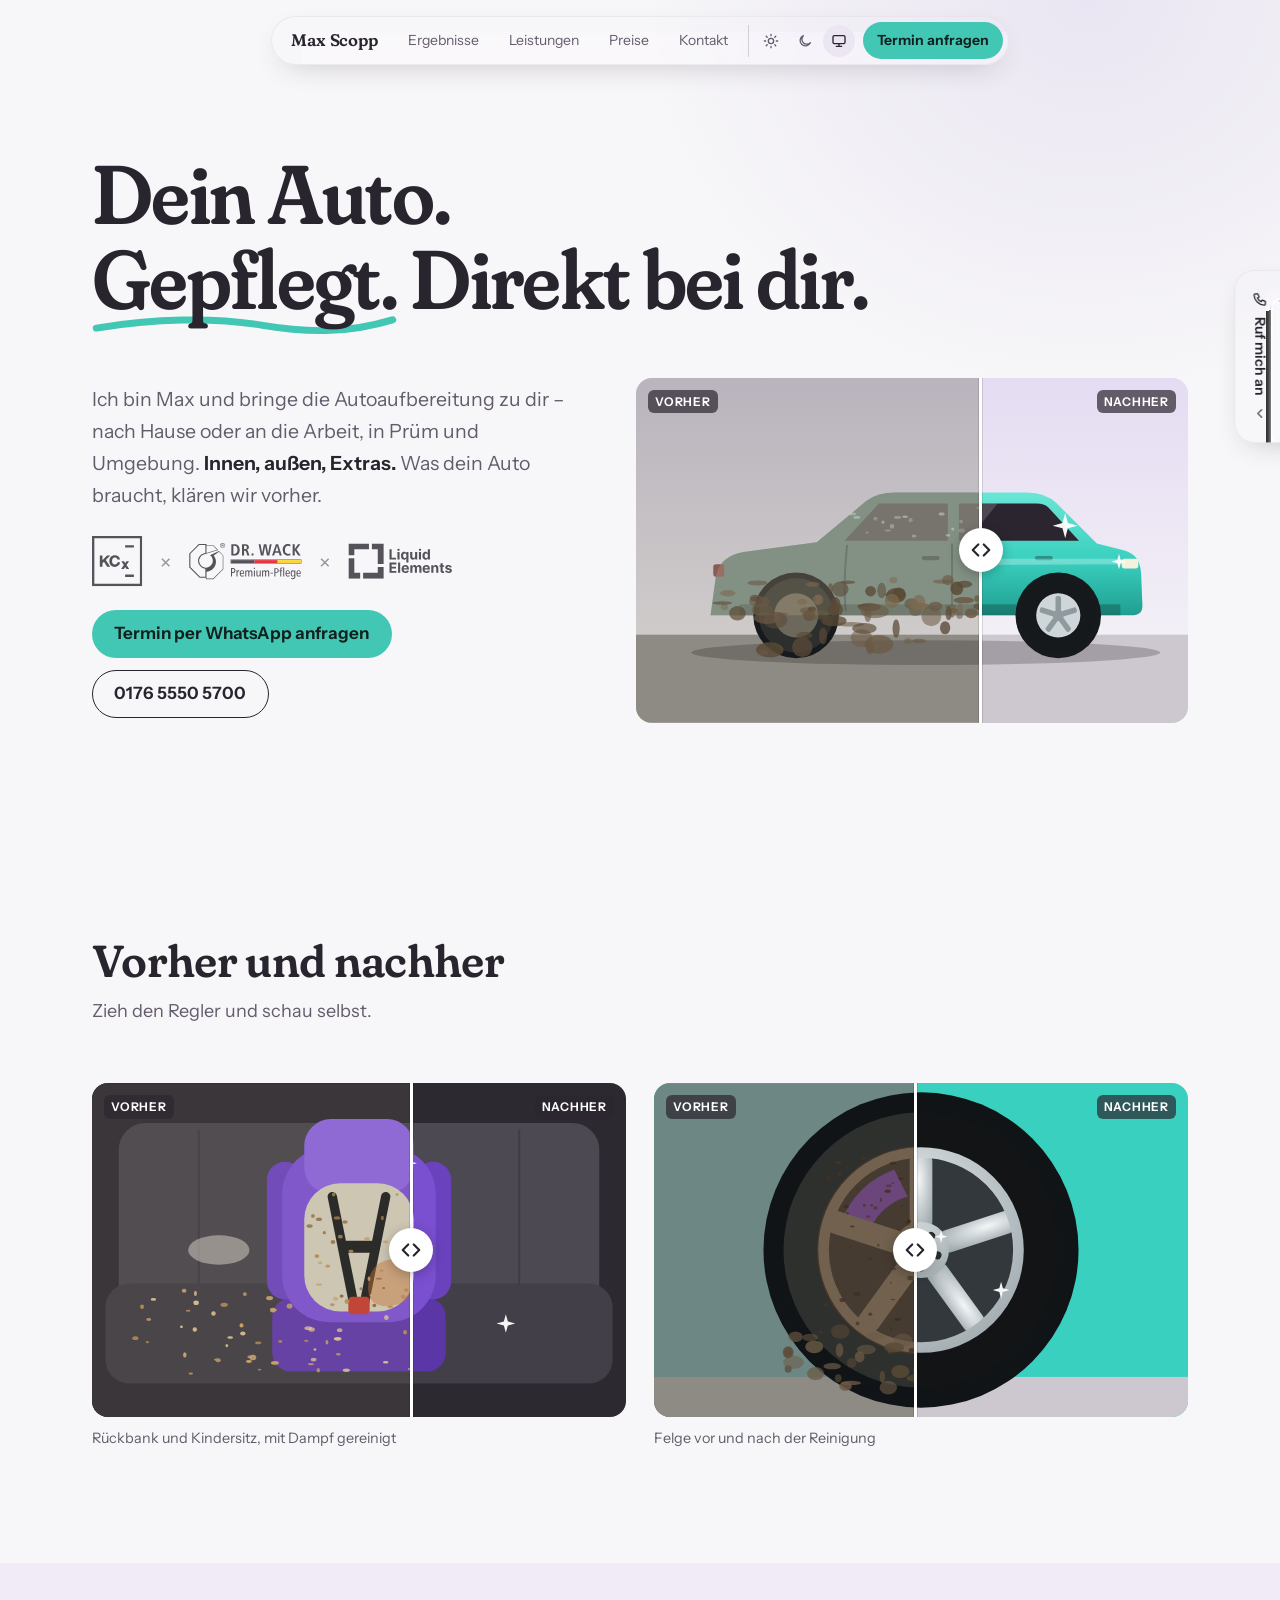
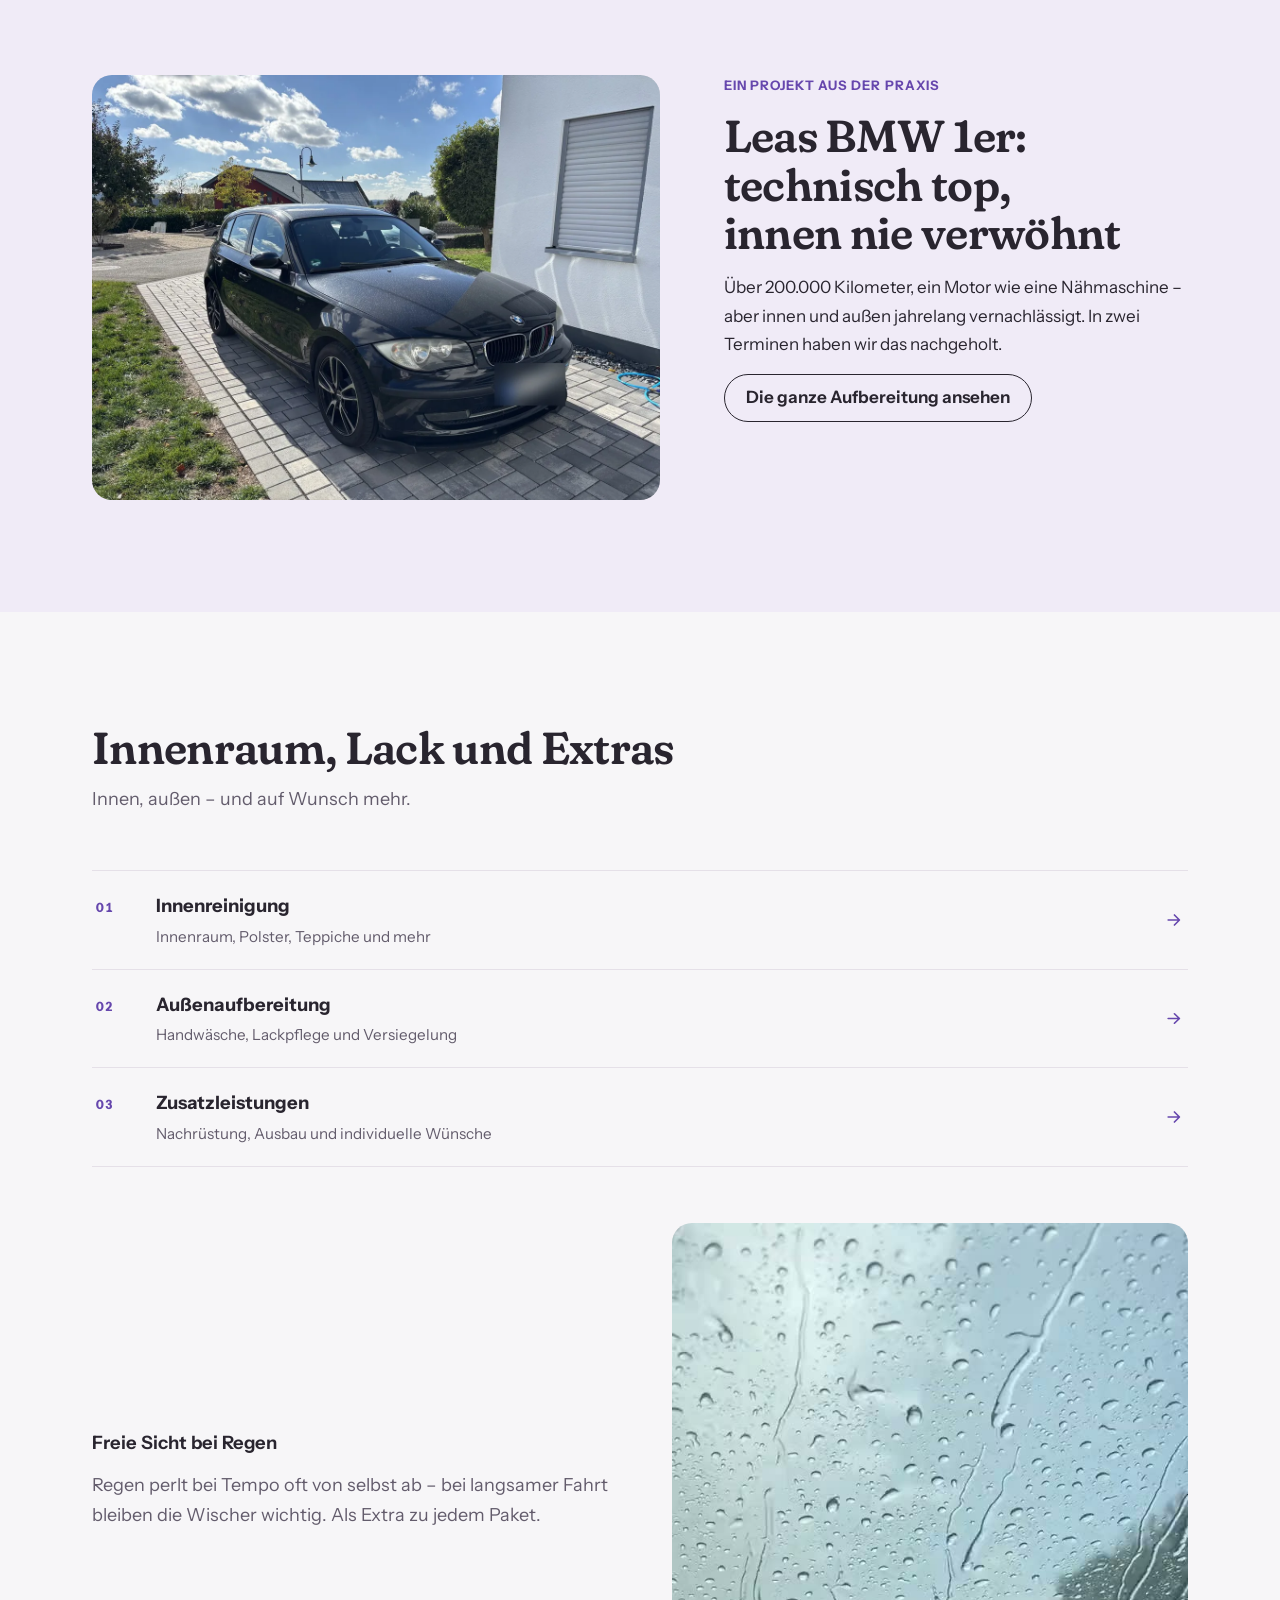
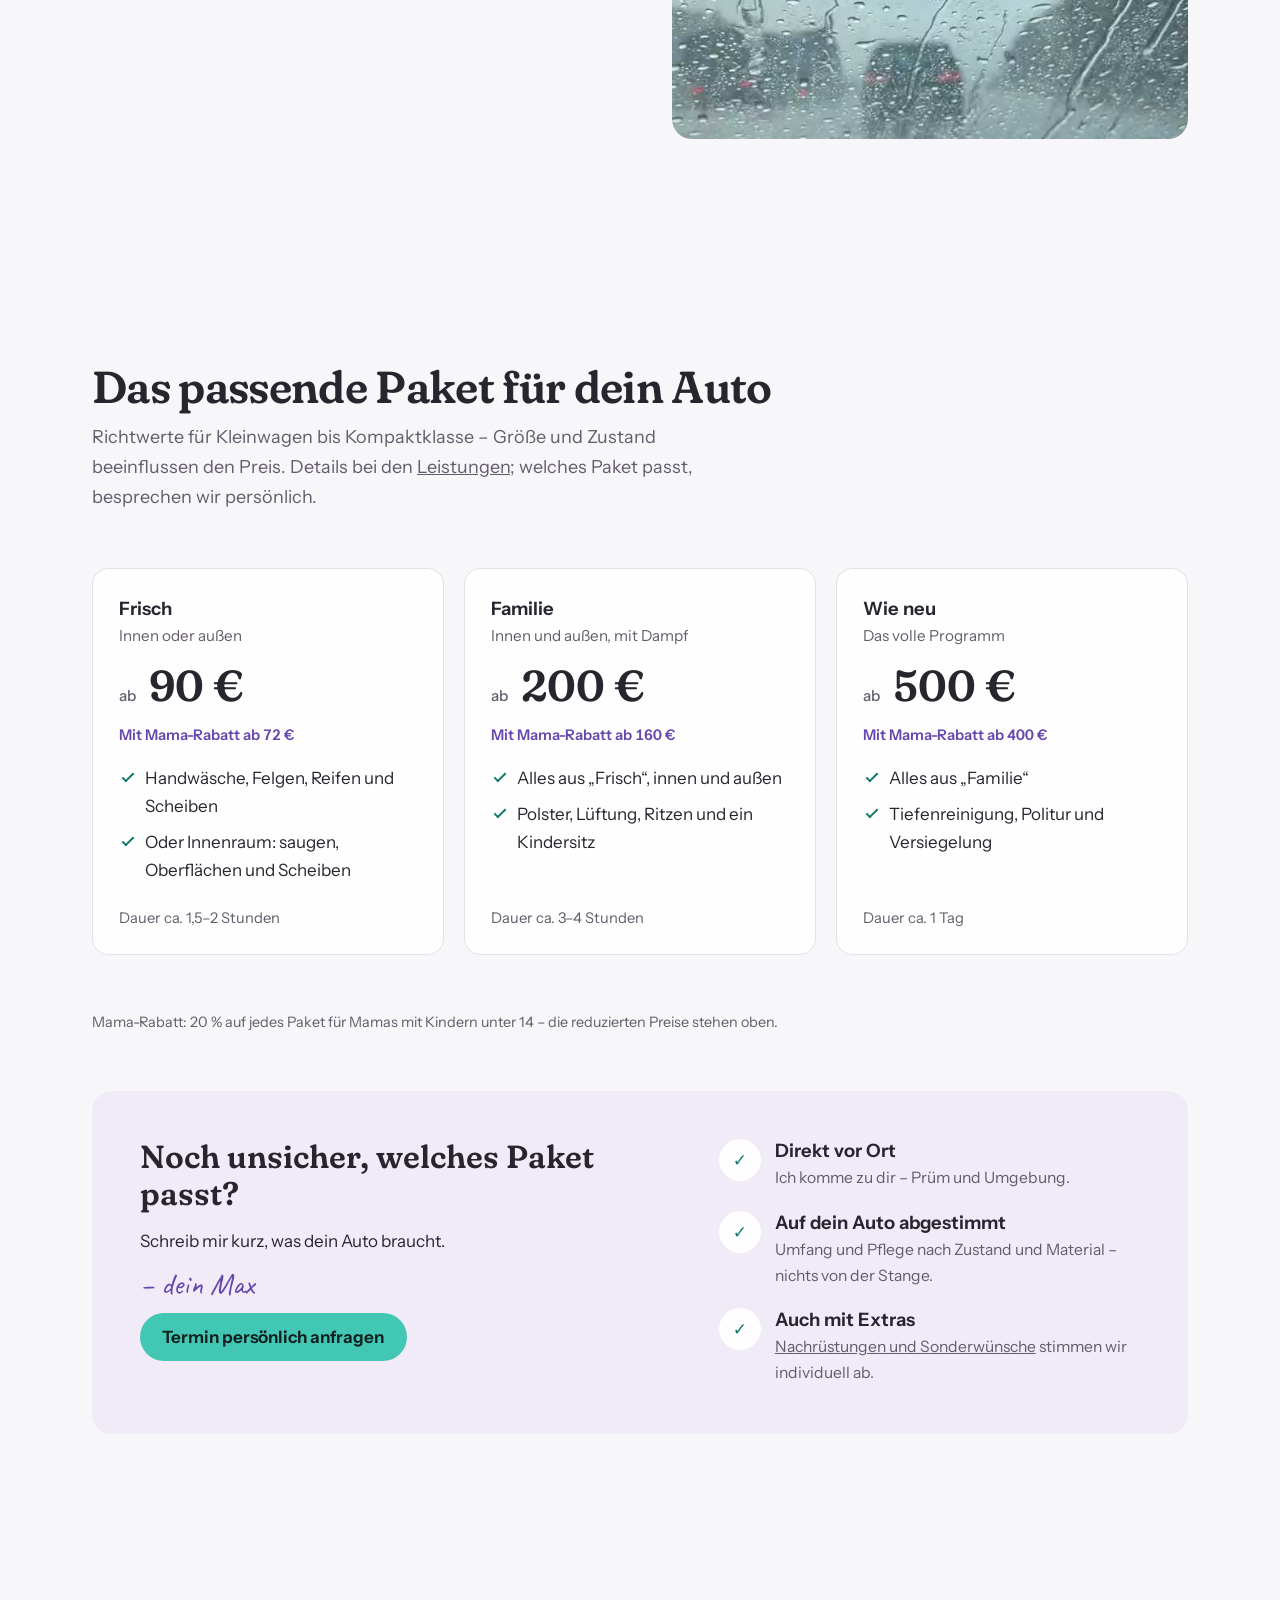
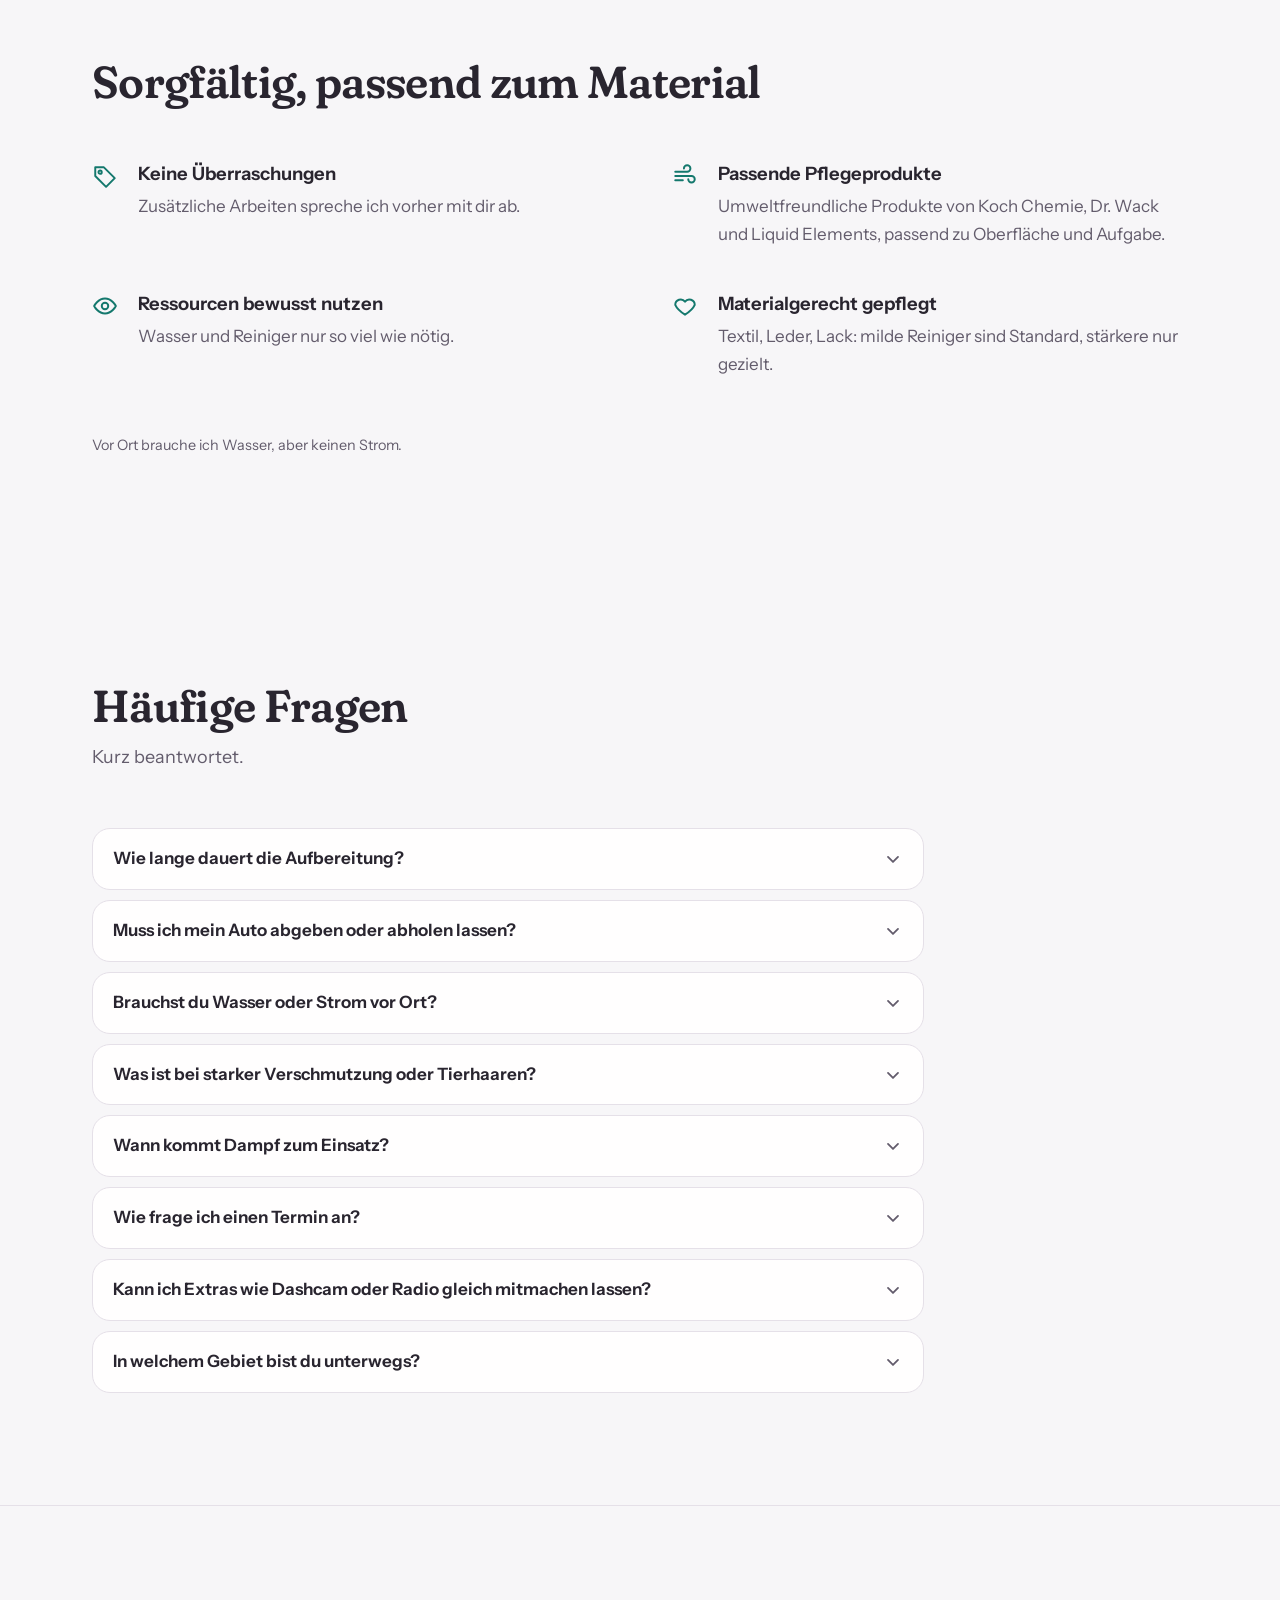
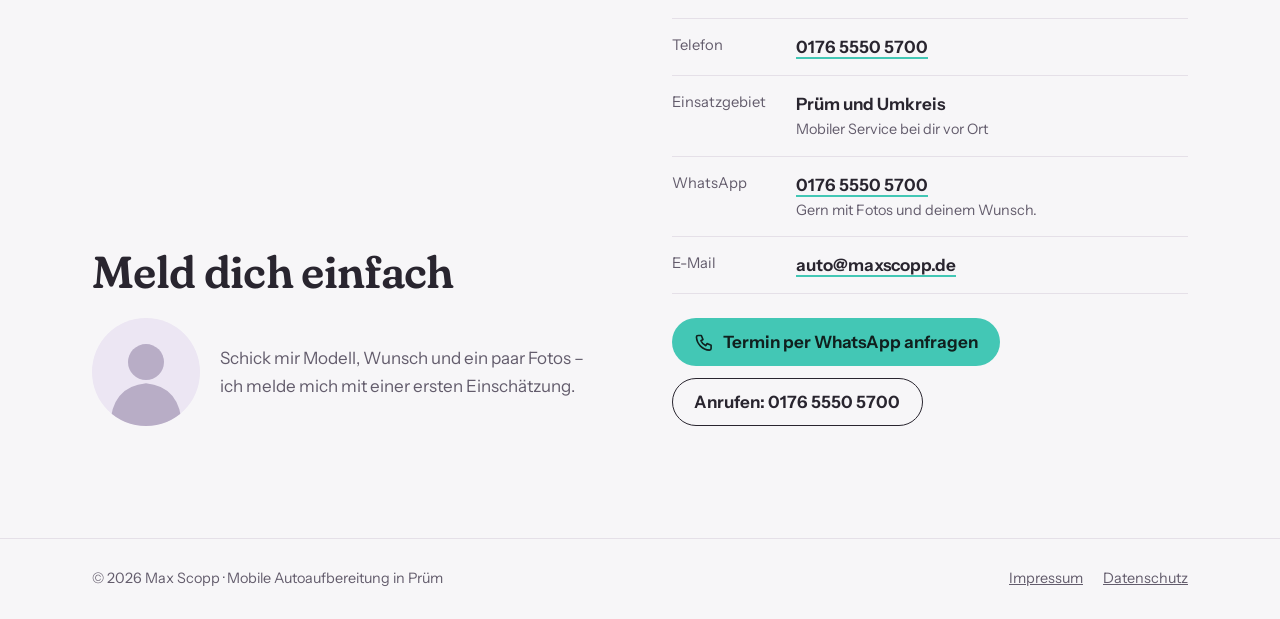
<file: index.html>
<!doctype html>
<html lang="de">
<head>
<meta charset="utf-8">
<meta name="viewport" content="width=device-width, initial-scale=1">
<title>Mobile Autoaufbereitung in Prüm &amp; Umgebung | Max Scopp</title>
<meta name="description" content="Mobile Autoaufbereitung in Prüm und Umgebung: Innenreinigung, Außenpflege und individuelle Zusatzleistungen. Persönlich abgestimmt, mit Produkten von Koch Chemie, Dr. Wack und Liquid Elements.">
<meta name="author" content="Max Scopp">
<link rel="canonical" href="https://auto.maxscopp.de/">
<meta name="theme-color" content="#f7f6f8">
<meta name="geo.region" content="DE-RP">
<meta name="geo.placename" content="Prüm">
<meta property="og:type" content="website">
<meta property="og:locale" content="de_DE">
<meta property="og:site_name" content="Max Scopp Autoaufbereitung">
<meta property="og:url" content="https://auto.maxscopp.de/">
<meta property="og:title" content="Mobile Autoaufbereitung in Prüm | Max Scopp">
<meta property="og:description" content="Mobile Autoaufbereitung in Prüm: Innen, außen und individuelle Extras. Persönlich abgestimmt, sorgfältig umgesetzt und direkt bei dir vor Ort.">
<meta property="og:image" content="https://auto.maxscopp.de/og.jpg">
<meta property="og:image:width" content="1200">
<meta property="og:image:height" content="630">
<meta property="og:image:alt" content="Mobile Autoaufbereitung in Prüm, Max Scopp, Telefon 0176 5550 5700">
<meta name="twitter:card" content="summary_large_image">
<link rel="icon" href="favicon.svg" type="image/svg+xml">
<link rel="apple-touch-icon" href="apple-touch-icon.png">
<script type="application/ld+json">
{
  "@context": "https://schema.org",
  "@type": "AutoWash",
  "@id": "https://auto.maxscopp.de/#business",
  "name": "Max Scopp – Mobile Autoaufbereitung",
  "description": "Mobile Autoaufbereitung in Prüm und Umgebung: Innen- und Außenaufbereitung sowie abgestimmte Zusatzleistungen direkt beim Kunden.",
  "url": "https://auto.maxscopp.de/",
  "image": "https://auto.maxscopp.de/og.jpg",
  "logo": "https://auto.maxscopp.de/apple-touch-icon.png",
  "telephone": "+49 176 55505700",
  "email": "auto@maxscopp.de",
  "founder": {
    "@type": "Person",
    "name": "Max Scopp"
  },
  "address": {
    "@type": "PostalAddress",
    "streetAddress": "Schlehdornweg 8",
    "postalCode": "54595",
    "addressLocality": "Prüm",
    "addressRegion": "Rheinland-Pfalz",
    "addressCountry": "DE"
  },
  "areaServed": [
    {
      "@type": "City",
      "name": "Prüm"
    },
    {
      "@type": "AdministrativeArea",
      "name": "Eifelkreis Bitburg-Prüm"
    }
  ],
  "priceRange": "90–500 €",
  "hasOfferCatalog": {
    "@type": "OfferCatalog",
    "name": "Pakete",
    "itemListElement": [
      {
        "@type": "Offer",
        "itemOffered": {
          "@type": "Service",
          "name": "Frisch",
          "description": "Handwäsche außen oder Innenreinigung, pH-neutral und silikonfrei"
        },
        "priceSpecification": {
          "@type": "PriceSpecification",
          "minPrice": 90,
          "priceCurrency": "EUR"
        }
      },
      {
        "@type": "Offer",
        "itemOffered": {
          "@type": "Service",
          "name": "Familie",
          "description": "Innen und außen, Dampfreinigung von Polstern und Lüftung, Kindersitz inklusive"
        },
        "priceSpecification": {
          "@type": "PriceSpecification",
          "minPrice": 200,
          "priceCurrency": "EUR"
        }
      },
      {
        "@type": "Offer",
        "itemOffered": {
          "@type": "Service",
          "name": "Wie neu",
          "description": "Komplettaufbereitung mit Tiefenreinigung, Politur und Versiegelung"
        },
        "priceSpecification": {
          "@type": "PriceSpecification",
          "minPrice": 500,
          "priceCurrency": "EUR"
        }
      }
    ]
  }
}
</script>
<script>
  // Gespeichertes Farbschema vor dem ersten Rendern setzen (kein Aufblitzen)
  try {
    var savedTheme = localStorage.getItem('theme');
    if (savedTheme === 'light' || savedTheme === 'dark') document.documentElement.setAttribute('data-theme', savedTheme);
  } catch (e) {}
</script>
<link rel="preconnect" href="https://fonts.googleapis.com">
<link rel="preconnect" href="https://fonts.gstatic.com" crossorigin>
<link rel="stylesheet" href="https://fonts.googleapis.com/css2?family=Caveat:wght@600&family=Fraunces:opsz,wght,SOFT@9..144,500..700,0..100&family=Instrument+Sans:wght@400..700&display=swap">
<link rel="stylesheet" href="site-theme.css">
<link rel="stylesheet" href="site-components.css">
<style>
/* Layout: calm, friendly single column — soft lilac-grey ground and plum-charcoal text; turquoise marks actions, violet marks the mama offer; soft serif headings, one handwritten signature */
:root {
  --ph-dim: 0.5;
  --ph-on: 1;
  --glow: rgb(112 83 189 / 0.1);
  --f-hand: "Caveat", "Segoe Print", "Bradley Hand", cursive;
}
@media (prefers-color-scheme: dark) {
  :root:not([data-theme="light"]) {
    --ph-dim: 0.4; --ph-on: 0.9; --glow: rgb(167 139 250 / 0.08);
  }
}
:root[data-theme="dark"] {
  --ph-dim: 0.4; --ph-on: 0.9; --glow: rgb(167 139 250 / 0.08);
}

@media (prefers-reduced-motion: no-preference) { html { scroll-behavior: smooth; } }
/* Ein weicher Farbschimmer oben rechts */
body::before {
  content: ""; position: absolute; top: 0; left: 0; right: 0; height: 100vh; z-index: -1; pointer-events: none;
  background: radial-gradient(50vw 44vw at 85% 0%, var(--glow), transparent 70%);
}
h1, h2 {
  margin: 0;
  font-family: var(--f-display);
  font-weight: 600;
  font-variation-settings: "SOFT" 100;
  letter-spacing: -0.015em;
  line-height: 1.08;
  text-wrap: balance;
}
h2 { font-size: clamp(1.9rem, 4vw, 2.8rem); }
.wrap { max-width: 1160px; margin-inline: auto; padding-inline: clamp(16px, 4vw, 32px); }
.sec { padding-block: clamp(64px, 9vw, 112px); scroll-margin-top: 72px; }
.stack { display: grid; gap: clamp(32px, 5vw, 56px); }
.head { display: grid; gap: 12px; max-width: 44rem; }
.intro { color: var(--muted); font-size: 1.125rem; max-width: 40rem; }

/* Hero */
.hero { padding-block: clamp(104px, 12vw, 152px) clamp(64px, 8vw, 104px); }
.hero-title { display: grid; gap: 14px; }
.hero h1 { font-size: clamp(2.6rem, 6.8vw, 5.2rem); line-height: 1.02; letter-spacing: -0.02em; }
.squiggle {
  padding-bottom: 0.06em;
  background: url("data:image/svg+xml,%3Csvg xmlns='http://www.w3.org/2000/svg' viewBox='0 0 200 16' preserveAspectRatio='none'%3E%3Cpath d='M3 11C40 4 80 3 112 9S170 14 197 5' fill='none' stroke='%2343c7b5' stroke-width='5' stroke-linecap='round'/%3E%3C/svg%3E") left bottom / 100% 0.26em no-repeat;
}
.hero-grid {
  display: grid; grid-template-columns: minmax(0, 1fr) minmax(0, 1.15fr);
  gap: clamp(28px, 5vw, 64px); align-items: center;
}
.hero-copy { display: grid; gap: 24px; min-width: 0; }
.lead { font-size: clamp(1.08rem, 1.6vw, 1.22rem); color: var(--muted); max-width: 34rem; }
.lead strong { color: var(--ink); font-weight: 650; }
.mama-link { color: var(--violet-ink); font-weight: 650; text-decoration-thickness: 1.5px; text-underline-offset: 3px; }
.cta { display: flex; flex-wrap: wrap; gap: 12px; }
.hero-copy .btn-teal svg { display: none; }
@media (max-width: 880px) { .hero-grid { grid-template-columns: minmax(0, 1fr); } }

/* Before / after slider */
.shot { width: min(100%, 560px); margin: 0; display: grid; gap: 10px; justify-self: center; min-width: 0; }
.shot figcaption { font-size: 0.9rem; color: var(--muted); }
.compare {
  --pos: 50%;
  position: relative; aspect-ratio: 8 / 5; max-width: 100%;
  border-radius: 16px; overflow: hidden; background: var(--line);
  user-select: none; -webkit-user-select: none;
}
.compare img { position: absolute; inset: 0; width: 100%; height: 100%; object-fit: cover; }
.compare .before { clip-path: inset(0 calc(100% - var(--pos)) 0 0); }
.compare-line {
  position: absolute; top: 0; bottom: 0; left: var(--pos); width: 3px; margin-left: -1.5px;
  background: #fff; box-shadow: 0 0 0 1px rgba(0, 0, 0, 0.12); pointer-events: none;
}
.compare-knob {
  position: absolute; top: 50%; left: 50%; width: 44px; height: 44px; transform: translate(-50%, -50%);
  display: grid; place-items: center; border-radius: 50%;
  background: #fff; color: #2b2530; box-shadow: 0 3px 12px rgba(0, 0, 0, 0.25);
}
.compare-knob svg { width: 22px; height: 22px; }
.tag {
  position: absolute; top: 12px; padding: 0.15em 0.6em; border-radius: 6px;
  background: rgba(43, 37, 48, 0.7); color: #fff;
  font-size: 0.75rem; font-weight: 650; letter-spacing: 0.06em; text-transform: uppercase; pointer-events: none;
}
.tag-l { left: 12px; }
.tag-r { right: 12px; }
.compare-range {
  position: absolute; inset: 0; width: 100%; height: 100%; margin: 0;
  opacity: 0; cursor: ew-resize; touch-action: pan-y;
}
.compare:has(.compare-range:focus-visible) { outline: 3px solid var(--teal); outline-offset: 3px; }

/* Why */
.reasons { display: grid; grid-template-columns: repeat(2, minmax(0, 1fr)); gap: clamp(28px, 4vw, 44px) clamp(28px, 5vw, 64px); }
.reason { display: grid; grid-template-columns: 30px minmax(0, 1fr); gap: 6px 16px; align-items: start; align-content: start; }
.reason svg { grid-row: span 2; width: 26px; height: 26px; margin-top: 1px; color: var(--teal-ink); }
.reason p { color: var(--muted); }
@media (max-width: 720px) { .reasons { grid-template-columns: minmax(0, 1fr); } }

/* Gallery */
.gallery { display: grid; grid-template-columns: repeat(2, minmax(0, 1fr)); gap: 28px; }
@media (max-width: 720px) { .gallery { grid-template-columns: minmax(0, 1fr); } }

/* Scheibenversiegelung */
.rain-grid { display: grid; grid-template-columns: minmax(0, 1fr) minmax(0, 1fr); gap: clamp(28px, 5vw, 64px); align-items: center; }
.rain-copy { display: grid; gap: 16px; min-width: 0; }
.punch { font-family: var(--f-display); font-weight: 600; font-variation-settings: "SOFT" 100; font-size: clamp(1.4rem, 2.6vw, 1.85rem); line-height: 1.2; color: var(--violet-ink); }
.rain-note { color: var(--muted); font-size: 0.95rem; }
.rain-video { position: relative; margin: 0; aspect-ratio: 1; width: 100%; max-width: 560px; border-radius: 20px; overflow: hidden; background: #2c2931; }
.rain-video video { display: block; width: 100%; height: 100%; object-fit: cover; }
@media (max-width: 880px) { .rain-grid { grid-template-columns: minmax(0, 1fr); } }

.custom {
  display: grid; grid-template-columns: minmax(0, 1.1fr) minmax(0, 0.9fr);
  gap: clamp(28px, 5vw, 64px); align-items: start;
  padding: clamp(24px, 4.5vw, 48px); border-radius: 20px; background: var(--lilac);
}
.custom-text { display: grid; gap: 14px; min-width: 0; }
.custom-text .btn { justify-self: start; }
.custom-title { font-family: var(--f-display); font-weight: 600; font-variation-settings: "SOFT" 100; font-size: clamp(1.5rem, 3vw, 2rem); line-height: 1.15; }
.sign { font-family: var(--f-hand); font-size: 1.9rem; line-height: 1; color: var(--violet-ink); }
.factors { display: grid; gap: 20px; margin: 0; padding: 0; list-style: none; }
.factors li { display: grid; grid-template-columns: 42px minmax(0, 1fr); gap: 2px 14px; }
.factors .ico {
  grid-row: span 2; display: grid; place-items: center; width: 42px; height: 42px;
  border-radius: 50%; background: var(--surface); color: var(--teal-ink);
}
.factors .ico svg { width: 22px; height: 22px; }
.factors p { color: var(--muted); font-size: 0.98rem; }
@media (max-width: 880px) { .custom { grid-template-columns: minmax(0, 1fr); } }

/* Contact */
.contact { border-top: 1px solid var(--line); }
.contact-grid { display: grid; grid-template-columns: minmax(0, 1fr) minmax(0, 1fr); gap: clamp(32px, 5vw, 64px); align-items: end; }
.reach { display: grid; gap: 24px; min-width: 0; }
.me { display: grid; gap: 22px; min-width: 0; }
.me-intro { display: flex; gap: 20px; align-items: center; }
.me-intro img { width: 108px; height: 108px; flex: none; object-fit: cover; border-radius: 50%; }
.me-intro p { color: var(--muted); }
.lines { margin: 0; border-top: 1px solid var(--line); }
.line { display: grid; grid-template-columns: 7rem minmax(0, 1fr); gap: 12px; padding-block: 14px; border-bottom: 1px solid var(--line); }
.line dt { color: var(--muted); font-size: 0.92rem; }
.line dd { margin: 0; font-weight: 650; overflow-wrap: anywhere; }
.line dd a { text-decoration-color: var(--teal); text-decoration-thickness: 2px; text-underline-offset: 4px; }
.line dd span { display: block; font-weight: 400; font-size: 0.9rem; color: var(--muted); }
@media (max-width: 880px) { .contact-grid { grid-template-columns: minmax(0, 1fr); } }
.plan > a { color: var(--violet-ink); font-size: 0.92rem; font-weight: 600; text-underline-offset: 3px; }
.case-teaser { background: var(--lilac); }
.case-grid { display: grid; grid-template-columns: minmax(0, 1.1fr) minmax(0, 0.9fr); gap: clamp(28px, 5vw, 64px); align-items: start; }
.case-cover { position: relative; margin: 0; aspect-ratio: 4 / 3; overflow: hidden; border-radius: 20px; background: var(--line); }
.case-cover img { position: absolute; inset: 0; width: 100%; height: 100%; object-fit: cover; }
.case-copy { display: grid; gap: 16px; align-content: start; }
.eyebrow { color: var(--violet-ink); font-size: 0.82rem; font-weight: 700; letter-spacing: 0.08em; text-transform: uppercase; }
.case-copy .btn { justify-self: start; }
.fineprint { max-width: 62rem; color: var(--muted); font-size: 0.9rem; }
.service-links { display: grid; border-top: 1px solid var(--line); }
.service-link { display: grid; grid-template-columns: 2.6rem minmax(0, 1fr) auto; column-gap: 18px; row-gap: 2px; align-items: baseline; padding: 20px 4px; border-bottom: 1px solid var(--line); text-decoration: none; transition: padding-left 0.2s ease; }
.service-link:hover { padding-left: 16px; }
.service-link span { grid-column: 1; grid-row: 1 / span 2; color: var(--violet-ink); font-size: 0.8rem; font-weight: 700; letter-spacing: 0.08em; font-variant-numeric: tabular-nums; }
.service-link strong { grid-column: 2; grid-row: 1; font-size: 1.15rem; }
.service-link small { grid-column: 2; grid-row: 2; color: var(--muted); font-size: 0.95rem; }
.service-link:hover strong { color: var(--teal-ink); }
.service-link::after {
  align-self: center; grid-column: 3; grid-row: 1 / span 2;
  content: ""; width: 1.15em; height: 1.15em; background-color: var(--violet-ink);
  -webkit-mask: url("data:image/svg+xml,%3Csvg xmlns='http://www.w3.org/2000/svg' viewBox='0 0 24 24' fill='none' stroke='%23000' stroke-width='2' stroke-linecap='round' stroke-linejoin='round'%3E%3Cpath d='M5 12h13M12.5 6l6 6-6 6'/%3E%3C/svg%3E") center / 100% 100% no-repeat;
  mask: url("data:image/svg+xml,%3Csvg xmlns='http://www.w3.org/2000/svg' viewBox='0 0 24 24' fill='none' stroke='%23000' stroke-width='2' stroke-linecap='round' stroke-linejoin='round'%3E%3Cpath d='M5 12h13M12.5 6l6 6-6 6'/%3E%3C/svg%3E") center / 100% 100% no-repeat;
  transition: transform 0.2s ease;
}
.service-link:hover::after { transform: translateX(3px); }
.faq-grid { display: grid; gap: 10px; max-width: 52rem; }
.faq-grid details {
  padding: 0; border: 1px solid var(--line); border-radius: 18px; background: var(--surface); overflow: hidden;
  transition: border-color 0.25s ease, background-color 0.25s ease;
}
.faq-grid details:hover { border-color: color-mix(in srgb, var(--ink) 20%, var(--line)); }
.faq-grid details[open] { border-color: color-mix(in srgb, var(--teal-ink) 38%, var(--line)); background: color-mix(in srgb, var(--teal) 6%, var(--surface)); }
.faq-grid summary { display: flex; align-items: center; justify-content: space-between; gap: 18px; padding: 18px 20px; cursor: pointer; font-weight: 650; line-height: 1.4; list-style: none; }
.faq-grid summary::-webkit-details-marker { display: none; }
.faq-grid summary::after {
  content: ""; flex: none; width: 20px; height: 20px; background-color: var(--muted);
  -webkit-mask: url("data:image/svg+xml,%3Csvg xmlns='http://www.w3.org/2000/svg' viewBox='0 0 24 24' fill='none' stroke='%23000' stroke-width='2.2' stroke-linecap='round' stroke-linejoin='round'%3E%3Cpath d='M6 9.5l6 6 6-6'/%3E%3C/svg%3E") center / 100% 100% no-repeat;
  mask: url("data:image/svg+xml,%3Csvg xmlns='http://www.w3.org/2000/svg' viewBox='0 0 24 24' fill='none' stroke='%23000' stroke-width='2.2' stroke-linecap='round' stroke-linejoin='round'%3E%3Cpath d='M6 9.5l6 6 6-6'/%3E%3C/svg%3E") center / 100% 100% no-repeat;
  transition: transform 0.3s cubic-bezier(0.4, 0, 0.2, 1), background-color 0.25s ease;
}
.faq-grid details[open] summary::after { background-color: var(--teal-ink); transform: rotate(180deg); }
.faq-body { overflow: hidden; transition: height 0.3s cubic-bezier(0.22, 1, 0.36, 1); }
.faq-body.is-closing { transition: height 0.24s cubic-bezier(0.4, 0, 0.7, 0.2); }
.faq-grid details p { margin: 0; padding: 0 20px 20px; color: var(--muted); font-size: 0.98rem; }
@media (prefers-reduced-motion: reduce) {
  .faq-grid details, .faq-grid summary::after, .faq-body { transition: none; }
}
@media (max-width: 760px) {
  .case-grid, .service-links { grid-template-columns: minmax(0, 1fr); }
}

/* Footer + phone call bar */
.foot { padding-block: 28px; border-top: 1px solid var(--line); color: var(--muted); font-size: 0.9rem; }
.foot .wrap { display: flex; flex-wrap: wrap; justify-content: space-between; gap: 12px 24px; }
.foot nav { display: flex; gap: 20px; }
/* Schwebende Kontaktleiste: Pille auf dem Handy, Seitenlasche rechts auf dem Desktop */
.callbar {
  position: fixed; z-index: 30; top: 30vh; right: -20px;
  display: flex; align-items: stretch; gap: 4px; padding: 6px 26px 6px 6px; border-radius: 20px;
  transform: translateX(calc(100% - 66px));
  transition: transform 0.45s cubic-bezier(0.2, 0.7, 0.2, 1);
  box-shadow: inset 0 0 0 1px color-mix(in srgb, var(--line) 60%, transparent), 0 10px 30px -14px color-mix(in srgb, var(--ink) 30%, transparent);
}
.callbar:hover, .callbar:focus-within, .callbar.is-open { transform: none; }
.callbar-tab {
  display: flex; align-items: center; justify-content: center; gap: 10px; width: 40px; padding: 16px 0;
  writing-mode: vertical-rl; white-space: nowrap;
  border: 0; border-radius: 14px; background: none; color: var(--ink); cursor: pointer;
  font: inherit; font-size: 0.875rem; font-weight: 600;
}
.callbar-tab:hover { background: var(--hover); }
.callbar-tab svg { width: 15px; height: 15px; }
.callbar-tab .chev { color: var(--muted); transition: transform 0.3s ease; }
.callbar:hover .chev, .callbar:focus-within .chev, .callbar.is-open .chev { transform: rotate(180deg); }
.callbar-body { display: flex; flex-direction: column; justify-content: center; gap: 8px; padding: 4px 2px; }
.callbar .short { display: none; }
@media (max-width: 760px) {
  body { padding-bottom: 84px; }
  .callbar {
    top: auto; left: 12px; right: 12px; bottom: 12px;
    display: block; padding: 6px; border-radius: 999px;
  }
  .callbar, .callbar:hover, .callbar:focus-within, .callbar.is-open { transform: none; }
  .callbar-tab, .callbar .mail, .callbar .long { display: none; }
  .callbar .short { display: inline; }
  .callbar-body { flex-direction: row; padding: 0; }
  .callbar-body .btn { flex: 1; }
  .reach .cta { display: none; } /* die schwebende Leiste hat dieselben Knöpfe */
}
@media (prefers-reduced-motion: reduce) { .callbar, .callbar-tab .chev { transition: none; } }
</style>
</head>
<body>

<header class="top">
  <div class="bar lg">
    <a class="brand" href="#start">Max Scopp</a>
    <nav class="nav" aria-label="Hauptmenü">
      <ul>
        <li><a href="#ergebnisse">Ergebnisse</a></li>
        <li><a href="#leistungen">Leistungen</a></li>
        <li><a href="#preise">Preise</a></li>
        <li><a href="#kontakt">Kontakt</a></li>
      </ul>
    </nav>
    <div class="theme" role="group" aria-label="Farbschema">
      <button type="button" value="light" aria-pressed="false" title="Hell" aria-label="Hell">
        <svg viewBox="0 0 24 24" fill="none" stroke="currentColor" stroke-width="2" stroke-linecap="round" aria-hidden="true"><circle cx="12" cy="12" r="4"/><path d="M12 2v2M12 20v2M4.9 4.9l1.4 1.4M17.7 17.7l1.4 1.4M2 12h2M20 12h2M4.9 19.1l1.4-1.4M17.7 6.3l1.4-1.4"/></svg>
      </button>
      <button type="button" value="dark" aria-pressed="false" title="Dunkel" aria-label="Dunkel">
        <svg viewBox="0 0 24 24" fill="none" stroke="currentColor" stroke-width="2" stroke-linejoin="round" aria-hidden="true"><path d="M20 14.5A8 8 0 1 1 9.5 4a6.5 6.5 0 0 0 10.5 10.5z"/></svg>
      </button>
      <button type="button" value="system" aria-pressed="true" title="Wie mein Gerät" aria-label="Wie mein Gerät">
        <svg viewBox="0 0 24 24" fill="none" stroke="currentColor" stroke-width="2" stroke-linecap="round" stroke-linejoin="round" aria-hidden="true"><rect x="3" y="4" width="18" height="12" rx="2"/><path d="M8 20h8M12 16v4"/></svg>
      </button>
    </div>
    <a class="bar-cta" href="https://wa.me/4917655505700?text=Hallo%20Max%2C%20ich%20m%C3%B6chte%20einen%20Termin%20anfragen.">Termin anfragen</a>
  </div>
</header>

<main id="start">

  <section class="hero wrap">
    <div class="stack">
      <div class="hero-title">
        <h1>Dein Auto.<br><span class="squiggle">Gepflegt.</span> Direkt bei dir.</h1>
      </div>
      <div class="hero-grid">
        <div class="hero-copy">
          <p class="lead">Ich bin Max und bringe die Autoaufbereitung zu dir – nach Hause oder an die Arbeit, in Prüm und Umgebung. <strong>Innen, außen, Extras.</strong> Was dein Auto braucht, klären wir vorher.</p>
          <svg xmlns="http://www.w3.org/2000/svg" width="459" height="64" viewBox="40 40 459 64" fill="none" class="brand-proof-lockup" role="img" aria-label="Koch Chemie × Dr. Wack × Liquid Elements"><g id="Partner logo lockup">
<g id="footer-logo-mark 1" clip-path="url(#clip0_1_4)">
<path id="Vector" d="M104 40V104H40V40H104ZM101.051 42.9504H42.9517V101.05H101.051V42.9491V42.9504ZM93.4106 89.1955V92.1446H82.2182V89.1955H93.4106ZM80.7834 72.2445L81.5872 73.4771C81.8138 73.8214 82.0314 74.1722 82.2477 74.519L82.2925 74.5946C82.5254 74.2234 82.7597 73.8483 83.0054 73.4758L83.8208 72.2445H87.1872L83.9974 77.0342L87.383 82.0544H83.9232L83.0554 80.7488C82.7738 80.3238 82.5024 79.913 82.2362 79.4944C81.9904 79.8835 81.7344 80.2726 81.472 80.672L80.5542 82.0544H77.1418L80.5414 77.0701L77.3414 72.2445H80.7846H80.7834ZM69.0931 64.6246C72.4429 64.6246 75.2179 66.4678 75.7734 69.9981H72.384C71.9488 68.3328 70.6778 67.5187 69.0931 67.5187C66.8122 67.5187 65.5437 69.2045 65.5437 72C65.5437 74.816 66.8122 76.48 69.0931 76.48C70.7571 76.48 72.1459 75.5098 72.4621 73.6256H75.8131C75.3779 77.3926 72.5619 79.3754 69.0931 79.3754C64.8883 79.3754 62.0544 76.5402 62.0544 72C62.0544 67.4598 64.7898 64.6246 69.0931 64.6246ZM53.2813 64.9421V71.049L59.1296 64.9421H63.2141L57.5437 70.7123L63.2141 79.0579H59.2499L55.1846 72.9523L53.2813 74.8365V79.0579H49.9315V64.9421H53.2813ZM93.4118 51.8733V54.8211H82.2195V51.872H93.4118V51.8733Z" fill-rule="evenodd" clip-rule="evenodd" fill="currentColor" />
</g>
<path id="Ã" d="M138.068 79.1364L128.455 69.5227L129.75 68.2273L139.364 77.8409L138.068 79.1364ZM129.75 79.1364L128.455 77.8409L138.068 68.2273L139.364 69.5227L129.75 79.1364Z" fill="currentColor" opacity="0.6" />
<path id="Ã_2" d="M341.058 79.1364L331.444 69.5227L332.74 68.2273L342.353 77.8409L341.058 79.1364ZM332.74 79.1364L331.444 77.8409L341.058 68.2273L342.353 69.5227L332.74 79.1364Z" fill="currentColor" opacity="0.6" />
<g id="liquid_elements 1" clip-path="url(#clip1_1_4)">
<g id="Group">
<g id="Group_2">
<g id="Group_3">
<g id="Group_4">
<path id="Vector_2" d="M427.676 67.8082H422.079V56.9882H419.319V70.0918H427.676V67.8082Z" fill="currentColor" />
<path id="Vector_3" d="M430.819 58.9976C431.223 58.9976 431.568 58.8621 431.855 58.5911C432.141 58.32 432.285 57.995 432.285 57.6149C432.285 57.2391 432.141 56.9162 431.855 56.6451C431.568 56.3741 431.223 56.2386 430.819 56.2386C430.415 56.2386 430.07 56.3741 429.783 56.6451C429.496 56.9162 429.352 57.2391 429.352 57.6149C429.352 57.995 429.496 58.32 429.783 58.5911C430.07 58.8621 430.416 58.9976 430.819 58.9976Z" fill="currentColor" />
<path id="Vector_4" d="M432.171 60.2651H429.455V70.0931H432.171V60.2651Z" fill="currentColor" />
<path id="Vector_5" d="M435.928 69.6738C436.53 70.0603 437.203 70.253 437.946 70.253C438.474 70.253 438.921 70.1651 439.288 69.9904C439.655 69.8157 439.956 69.5944 440.187 69.3287C440.419 69.0619 440.598 68.7919 440.726 68.5188H440.809V73.7785H443.518V60.2651H440.84V61.9156H440.725C440.606 61.651 440.433 61.381 440.205 61.1068C439.977 60.8315 439.679 60.6018 439.312 60.4154C438.944 60.2302 438.486 60.137 437.939 60.137C437.221 60.137 436.561 60.3233 435.96 60.6971C435.359 61.0708 434.878 61.6308 434.516 62.3793C434.154 63.1278 433.974 64.0648 433.974 65.1913C433.974 66.2881 434.149 67.2123 434.5 67.9651C434.851 68.7178 435.327 69.2874 435.928 69.6738ZM436.983 63.6816C437.14 63.2507 437.372 62.914 437.678 62.6705C437.984 62.427 438.361 62.3052 438.807 62.3052C439.245 62.3052 439.617 62.4227 439.923 62.6567C440.229 62.8918 440.463 63.2242 440.625 63.6551C440.786 64.086 440.867 64.5931 440.867 65.1775C440.867 65.7619 440.785 66.2712 440.621 66.7063C440.458 67.1414 440.224 67.4791 439.92 67.7205C439.616 67.9619 439.245 68.0815 438.807 68.0815C438.361 68.0815 437.985 67.9587 437.682 67.7131C437.378 67.4675 437.146 67.1266 436.986 66.6893C436.827 66.2521 436.747 65.7482 436.747 65.1764C436.747 64.6111 436.826 64.1124 436.983 63.6816Z" fill="currentColor" />
<path id="Vector_6" d="M447.279 69.7723C447.775 70.0709 448.351 70.2201 449.006 70.2201C449.742 70.2201 450.365 70.0455 450.878 69.695C451.389 69.3457 451.756 68.883 451.978 68.3071H452.08V70.092H454.688V60.2641H451.972V65.907C451.976 66.3463 451.889 66.7158 451.713 67.0144C451.537 67.3129 451.306 67.5384 451.021 67.6898C450.736 67.8412 450.431 67.9175 450.104 67.9175C449.589 67.9175 449.179 67.7491 448.874 67.4125C448.568 67.0758 448.413 66.6174 448.408 66.0372V60.2662H445.692V66.5231C445.696 67.2907 445.838 67.9503 446.116 68.4997C446.394 69.0492 446.782 69.4738 447.279 69.7723Z" fill="currentColor" />
<path id="Vector_7" d="M458.217 58.9976C458.621 58.9976 458.966 58.8621 459.253 58.5911C459.54 58.32 459.684 57.995 459.684 57.6149C459.684 57.2391 459.54 56.9162 459.253 56.6451C458.966 56.3741 458.621 56.2386 458.217 56.2386C457.813 56.2386 457.468 56.3741 457.182 56.6451C456.895 56.9162 456.751 57.2391 456.751 57.6149C456.751 57.995 456.895 58.32 457.182 58.5911C457.468 58.8621 457.814 58.9976 458.217 58.9976Z" fill="currentColor" />
<path id="Vector_8" d="M459.57 60.2651H456.853V70.0931H459.57V60.2651Z" fill="currentColor" />
<path id="Vector_9" d="M468.207 61.9154H468.123C468.004 61.6508 467.831 61.3808 467.603 61.1066C467.376 60.8313 467.078 60.6016 466.711 60.4153C466.343 60.23 465.885 60.1368 465.338 60.1368C464.619 60.1368 463.96 60.3231 463.359 60.6969C462.757 61.0706 462.276 61.6306 461.915 62.3792C461.553 63.1277 461.372 64.0646 461.372 65.1911C461.372 66.2879 461.548 67.2122 461.899 67.9649C462.249 68.7176 462.726 69.2872 463.327 69.6737C463.928 70.0601 464.601 70.2528 465.345 70.2528C465.872 70.2528 466.32 70.1649 466.687 69.9902C467.054 69.8155 467.355 69.5943 467.586 69.3285C467.818 69.0617 467.997 68.7918 468.125 68.5186H468.24V70.0929H470.917V56.9882H468.208V61.9154H468.207ZM468.019 66.7072C467.856 67.1423 467.621 67.48 467.318 67.7214C467.014 67.9628 466.642 68.0824 466.205 68.0824C465.759 68.0824 465.383 67.9596 465.079 67.714C464.775 67.4684 464.543 67.1275 464.384 66.6902C464.225 66.253 464.145 65.749 464.145 65.1773C464.145 64.6099 464.224 64.1112 464.381 63.6803C464.538 63.2494 464.77 62.9127 465.076 62.6692C465.382 62.4257 465.759 62.304 466.205 62.304C466.642 62.304 467.014 62.4215 467.321 62.6555C467.627 62.8905 467.861 63.2229 468.022 63.6538C468.184 64.0847 468.265 64.5919 468.265 65.1763C468.265 65.7628 468.183 66.272 468.019 66.7072Z" fill="currentColor" />
<path id="Vector_10" d="M422.079 81.5947H427.664V79.31H422.079V76.1878H428.116V73.9042H419.319V87.0078H428.142V84.7231H422.079V81.5947Z" fill="currentColor" />
<path id="Vector_11" d="M432.981 73.9042H430.265V87.0078H432.981V73.9042Z" fill="currentColor" />
<path id="Vector_12" d="M442.775 78.2938C442.357 77.8798 441.868 77.5696 441.309 77.3632C440.75 77.1567 440.148 77.053 439.502 77.053C438.541 77.053 437.706 77.2658 436.994 77.6924C436.282 78.1191 435.73 78.7141 435.34 79.4774C434.948 80.2408 434.753 81.1279 434.753 82.139C434.753 83.1755 434.948 84.0722 435.34 84.8292C435.731 85.5862 436.288 86.1706 437.013 86.5824C437.737 86.9943 438.604 87.1996 439.611 87.1996C440.418 87.1996 441.131 87.0747 441.75 86.8249C442.368 86.575 442.875 86.2256 443.267 85.7757C443.66 85.3257 443.92 84.7974 444.048 84.1919L441.536 84.0256C441.442 84.2734 441.307 84.4819 441.128 84.6524C440.949 84.8228 440.734 84.9509 440.484 85.0367C440.233 85.1225 439.957 85.1648 439.655 85.1648C439.201 85.1648 438.807 85.0685 438.476 84.8768C438.145 84.6852 437.888 84.4121 437.708 84.0574C437.528 83.7038 437.437 83.2835 437.437 82.7965V82.7901H444.105V82.0416C444.105 81.2052 443.987 80.4747 443.754 79.8501C443.52 79.2265 443.193 78.7067 442.775 78.2938ZM437.44 81.1025C437.457 80.75 437.547 80.426 437.711 80.1328C437.889 79.8152 438.137 79.5611 438.454 79.3716C438.77 79.182 439.135 79.0868 439.547 79.0868C439.942 79.0868 440.289 79.1736 440.589 79.3461C440.888 79.5187 441.124 79.7569 441.293 80.0597C441.463 80.3625 441.549 80.7098 441.549 81.1025H437.44Z" fill="currentColor" />
<path id="Vector_13" d="M457.02 77.0519C456.302 77.0519 455.68 77.2213 455.155 77.5601C454.63 77.8989 454.268 78.3499 454.069 78.9131H453.966C453.809 78.3414 453.495 77.8883 453.023 77.5538C452.552 77.2192 451.98 77.0519 451.308 77.0519C450.645 77.0519 450.076 77.2181 449.599 77.5506C449.123 77.883 448.783 78.3372 448.579 78.9131H448.464V77.179H445.876V87.007H448.592V81.1078C448.592 80.7458 448.661 80.4281 448.802 80.1582C448.942 79.8871 449.132 79.6765 449.372 79.5251C449.613 79.3737 449.883 79.2974 450.186 79.2974C450.632 79.2974 450.992 79.4404 451.266 79.7262C451.54 80.0121 451.677 80.3964 451.677 80.8781V87.008H454.31V81.0062C454.31 80.4948 454.448 80.0819 454.725 79.7686C455.001 79.4552 455.385 79.2985 455.879 79.2985C456.312 79.2985 456.673 79.4351 456.962 79.7082C457.251 79.9814 457.396 80.3911 457.396 80.9363V87.008H460.105V80.3985C460.105 79.3324 459.819 78.5076 459.247 77.9254C458.676 77.3431 457.934 77.0519 457.02 77.0519Z" fill="currentColor" />
<path id="Vector_14" d="M469.516 78.2938C469.097 77.8798 468.609 77.5696 468.05 77.3632C467.491 77.1567 466.888 77.053 466.243 77.053C465.282 77.053 464.446 77.2658 463.734 77.6924C463.022 78.1191 462.471 78.7141 462.08 79.4774C461.689 80.2408 461.494 81.1279 461.494 82.139C461.494 83.1755 461.689 84.0722 462.08 84.8292C462.472 85.5862 463.029 86.1706 463.753 86.5824C464.478 86.9943 465.344 87.1996 466.351 87.1996C467.158 87.1996 467.871 87.0747 468.491 86.8249C469.109 86.575 469.615 86.2256 470.007 85.7757C470.401 85.3257 470.66 84.7974 470.788 84.1919L468.276 84.0256C468.183 84.2734 468.048 84.4819 467.868 84.6524C467.69 84.8228 467.475 84.9509 467.225 85.0367C466.974 85.1225 466.697 85.1648 466.396 85.1648C465.941 85.1648 465.548 85.0685 465.216 84.8768C464.885 84.6852 464.629 84.4121 464.448 84.0574C464.268 83.7038 464.177 83.2835 464.177 82.7965V82.7901H470.845V82.0416C470.845 81.2052 470.728 80.4747 470.495 79.8501C470.261 79.2265 469.934 78.7067 469.516 78.2938ZM464.18 81.1025C464.197 80.75 464.287 80.426 464.452 80.1328C464.63 79.8152 464.878 79.5611 465.194 79.3716C465.511 79.182 465.876 79.0868 466.287 79.0868C466.683 79.0868 467.03 79.1736 467.329 79.3461C467.629 79.5187 467.864 79.7569 468.034 80.0597C468.204 80.3625 468.289 80.7098 468.289 81.1025H464.18Z" fill="currentColor" />
<path id="Vector_15" d="M480.043 77.4998C479.538 77.2012 478.944 77.0519 478.265 77.0519C477.538 77.0519 476.92 77.2192 476.409 77.5538C475.9 77.8883 475.536 78.3414 475.32 78.9131H475.205V77.179H472.616V87.007H475.332V81.3249C475.337 80.9024 475.417 80.5414 475.572 80.2408C475.727 79.9401 475.944 79.7103 476.222 79.5526C476.5 79.3948 476.822 79.3154 477.188 79.3154C477.732 79.3154 478.159 79.4848 478.47 79.8236C478.78 80.1624 478.933 80.6325 478.928 81.2349V87.0059H481.644V80.7489C481.644 79.9856 481.503 79.3271 481.223 78.7755C480.943 78.2239 480.55 77.7983 480.043 77.4998Z" fill="currentColor" />
<path id="Vector_16" d="M488.445 84.9116C488.318 84.9349 488.19 84.9466 488.062 84.9466C487.88 84.9466 487.72 84.9191 487.581 84.8629C487.443 84.8079 487.336 84.7105 487.26 84.5718C487.184 84.4331 487.145 84.2383 487.145 83.9863V79.2264H488.986V77.1788H487.145V74.8243H484.428V77.1788H483.09V79.2264H484.428V84.3452C484.424 84.9889 484.558 85.5225 484.83 85.9449C485.102 86.3674 485.483 86.6786 485.975 86.8787C486.465 87.0788 487.038 87.1667 487.693 87.1413C488.045 87.1286 488.345 87.0936 488.592 87.0354C488.839 86.9782 489.03 86.9274 489.166 86.8851L488.739 84.8566C488.671 84.8704 488.573 84.8884 488.445 84.9116Z" fill="currentColor" />
<path id="Vector_17" d="M498.289 82.247C497.822 81.8119 497.112 81.4964 496.159 81.3005L494.387 80.9427C493.933 80.8442 493.612 80.7151 493.424 80.552C493.237 80.39 493.144 80.1921 493.144 79.957C493.144 79.6627 493.288 79.4266 493.577 79.2498C493.866 79.073 494.221 78.9841 494.641 78.9841C494.956 78.9841 495.227 79.0359 495.455 79.1408C495.682 79.2456 495.866 79.3843 496.006 79.5568C496.147 79.7294 496.237 79.9231 496.281 80.1359L498.767 79.9824C498.648 79.0783 498.232 78.3637 497.52 77.8385C496.808 77.3134 495.835 77.0519 494.597 77.0519C493.76 77.0519 493.03 77.1758 492.407 77.4225C491.785 77.6702 491.302 78.0217 490.96 78.478C490.618 78.9343 490.446 79.4785 490.446 80.1095C490.446 80.8432 490.679 81.4466 491.145 81.9199C491.61 82.3931 492.321 82.7255 493.278 82.9182L494.974 83.257C495.399 83.3428 495.713 83.4645 495.917 83.6244C496.12 83.7843 496.225 83.9886 496.229 84.2353C496.225 84.5296 496.077 84.7699 495.786 84.9552C495.495 85.1405 495.111 85.2336 494.635 85.2336C494.151 85.2336 493.753 85.1299 493.443 84.9234C493.133 84.717 492.938 84.4152 492.857 84.0182L490.186 84.159C490.318 85.0971 490.767 85.8381 491.534 86.3823C492.301 86.9265 493.332 87.1986 494.629 87.1986C495.479 87.1986 496.23 87.0631 496.882 86.792C497.534 86.521 498.049 86.1431 498.425 85.656C498.802 85.1701 498.99 84.6048 498.99 83.96C498.99 83.2538 498.756 82.6821 498.289 82.247Z" fill="currentColor" />
<path id="Vector_18" d="M396.894 56.9924H404.368V75.7539H411.843V49.49H396.894V56.9924Z" fill="currentColor" />
<path id="Vector_19" d="M404.368 87.0071H385.676V94.5091H411.843V79.5051H404.368V87.0071Z" fill="currentColor" />
<path id="Vector_20" d="M374.464 68.2461H366.99V94.51H381.939V87.0076H374.464V68.2461Z" fill="currentColor" />
<path id="Vector_21" d="M374.464 56.992H393.156V49.49H366.99V64.494H374.464V56.992Z" fill="currentColor" />
</g>
</g>
</g>
</g>
</g>
<g id="Dr. Wack logo">
<path id="Vector_22" d="M306.349 70.7457V74.4819H276.7H247.024H217.348V70.7457H247.024H276.673H306.349ZM306.99 70.1052H306.349H276.673H247.024H217.348H216.707V70.7457V74.4819V75.1224H217.348H247.024H276.7H306.349H306.99V74.4819V70.7457V70.1052ZM217.641 50.4635H221.404C225.914 50.4635 228.316 52.892 228.316 57.6957C228.316 62.5528 225.434 64.9279 221.404 64.9279H217.641V50.4635ZM220.283 62.873H221.164C224.153 62.873 225.487 60.8448 225.487 57.669C225.487 54.4932 224.153 52.465 221.164 52.465H220.283V62.873ZM231.278 50.4635H235.788C238.35 50.4635 240.085 51.611 240.085 54.2798C240.085 56.1745 238.911 57.4288 237.283 57.669V57.7224C237.817 57.8025 238.43 58.0426 238.884 59.4037L240.779 64.9012H237.977L236.536 60.2043C236.189 59.0567 235.495 58.6831 234.534 58.6831H233.92V64.9012H231.278V50.4635ZM235.014 56.735C236.429 56.735 237.363 56.0144 237.363 54.5466C237.363 52.892 236.482 52.465 235.014 52.465H233.947V56.735H235.014ZM243.448 62.2058H245.929V64.9012H243.448V62.2058ZM260.767 53.0521H260.741L258.472 64.9012H255.35L252.441 50.4635H254.923L256.951 61.592H256.978L259.14 50.4635H262.369L264.53 61.592H264.557L266.665 50.4635H269.067L266.105 64.9012H262.929L260.767 53.0521ZM278.248 61.4319H273.284L272.243 64.9012H269.601L274.431 50.4635H277.313L281.957 64.9012H279.235L278.248 61.4319ZM277.687 59.4037L275.872 52.6518H275.846L273.871 59.4037H277.687ZM292.925 64.581C292.392 64.8745 291.111 65.088 289.803 65.088C285.426 65.088 283.158 61.8856 283.158 57.669C283.158 53.4524 285.4 50.25 289.723 50.25C291.191 50.25 292.392 50.6503 292.925 50.8638L292.765 53.239C292.232 52.9721 291.378 52.4383 290.043 52.4383C287.855 52.4383 285.96 53.9328 285.96 57.669C285.96 61.4052 287.855 62.8997 290.043 62.8997C291.324 62.8997 292.178 62.5794 292.765 62.1525L292.925 64.581ZM295.861 50.4635H298.503V56.5748H298.556L302.666 50.4635H305.709L300.798 57.2687L306.082 64.9012H302.88L298.53 58.1227H298.476V64.9012H295.834L295.861 50.4635ZM217.241 91.615V80.9402H219.829C221.671 80.9402 222.872 82.1411 222.872 83.9825C222.872 86.1442 221.564 87.1583 219.483 87.1583H218.548V91.615H217.241ZM219.269 86.0374C221.164 86.0374 221.511 85.05 221.511 84.0893C221.511 82.8883 220.977 82.0344 219.296 82.0344H218.575V86.0374H219.269ZM224.26 91.615V85.3969C224.26 85.05 224.206 84.1693 224.206 83.8224H225.434L225.487 85.05H225.514C225.914 84.1159 226.555 83.7156 227.702 83.7156V84.9966C227.542 84.9699 227.382 84.9433 227.222 84.9433C226.154 84.9433 225.54 85.9574 225.54 87.4252V91.615H224.26ZM233.573 91.2681C232.96 91.5617 232.159 91.7218 231.438 91.7218C229.437 91.7218 228.343 90.254 228.343 87.7187C228.343 85.2101 229.464 83.7156 231.305 83.7156C232.906 83.7156 234 84.9166 234 87.4785V88.0923H229.65C229.65 89.9071 230.344 90.7344 231.732 90.7344C232.292 90.7344 232.96 90.4675 233.493 90.0939L233.573 91.2681ZM232.746 87.1316C232.746 85.5304 232.266 84.7031 231.252 84.7031C230.291 84.7031 229.704 85.5304 229.677 87.1316H232.746ZM243.181 91.6417V86.2242C243.181 85.3436 242.78 84.8365 242.006 84.8365C241.046 84.8365 240.565 85.477 240.565 86.758V91.6417H239.284V86.2242C239.284 85.3436 238.884 84.8365 238.11 84.8365C237.149 84.8365 236.669 85.477 236.669 86.758V91.6417H235.415V85.4236C235.415 85.1034 235.361 84.0893 235.361 83.8491H236.589L236.642 84.9966H236.669C237.069 84.1159 237.71 83.7156 238.564 83.7156C239.391 83.7156 239.978 84.1426 240.379 84.9433C240.779 84.1693 241.366 83.7156 242.247 83.7156C243.661 83.7156 244.488 84.623 244.488 86.1709V91.615L243.181 91.6417ZM246.356 82.1678V80.6466H247.744V82.1678H246.356ZM246.41 91.6417V83.8491H247.691V91.6417H246.41ZM253.882 91.6417L253.829 90.4942C253.402 91.4015 252.761 91.7752 251.881 91.7752C250.413 91.7752 249.639 90.8678 249.639 89.3199V83.8758H250.92V88.9463C250.92 90.0405 251.32 90.681 252.174 90.681C253.242 90.681 253.802 89.8804 253.802 88.5994V83.8758H255.083V90.0939C255.083 90.4675 255.136 91.3482 255.136 91.6684L253.882 91.6417ZM264.664 91.6417V86.2242C264.664 85.3436 264.263 84.8365 263.49 84.8365C262.529 84.8365 262.048 85.477 262.048 86.758V91.6417H260.767V86.2242C260.767 85.3436 260.367 84.8365 259.593 84.8365C258.633 84.8365 258.152 85.477 258.152 86.758V91.6417H256.871V85.4236C256.871 85.1034 256.818 84.0893 256.818 83.8491H258.045L258.099 84.9966H258.125C258.526 84.1159 259.166 83.7156 260.02 83.7156C260.848 83.7156 261.435 84.1426 261.835 84.9433C262.235 84.1693 262.822 83.7156 263.703 83.7156C265.117 83.7156 265.945 84.623 265.945 86.1709V91.615L264.664 91.6417ZM267.466 87.9055V86.8114H270.722V87.9055H267.466ZM272.483 91.6684V80.9936H275.072C276.913 80.9936 278.114 82.1945 278.114 84.0359C278.114 86.1975 276.806 87.2117 274.725 87.2117H273.791V91.6684H272.483ZM274.511 86.1175C276.406 86.1175 276.753 85.1301 276.753 84.1693C276.753 82.9684 276.219 82.1144 274.538 82.1144H273.817V86.1175H274.511ZM280.036 91.6684V84.9166H278.808V83.8758H280.036V82.0877C280.036 80.8067 280.676 80.0328 281.957 80.0328C282.304 80.0328 282.651 80.0862 282.944 80.1663V81.2604C282.784 81.127 282.517 81.0736 282.224 81.0736C281.557 81.0736 281.29 81.4205 281.29 82.1945V83.8758H282.678V84.9166H281.29V91.6684H280.036ZM283.798 91.6684V80.2196H285.079V91.6684H283.798ZM291.885 91.3215C291.271 91.615 290.47 91.7752 289.75 91.7752C287.748 91.7752 286.654 90.3074 286.654 87.7721C286.654 85.2635 287.775 83.769 289.616 83.769C291.217 83.769 292.312 84.9699 292.312 87.5586V88.1724H287.962C287.962 89.9871 288.656 90.8144 290.043 90.8144C290.604 90.8144 291.271 90.5475 291.805 90.1739L291.885 91.3215ZM291.057 87.185C291.057 85.5837 290.577 84.7564 289.563 84.7564C288.602 84.7564 288.015 85.5837 287.988 87.185H291.057ZM298.049 90.4942H298.023C297.516 91.3748 296.875 91.8018 295.994 91.8018C294.313 91.8018 293.352 90.3607 293.352 87.7988C293.352 85.2101 294.34 83.7957 296.155 83.7957C296.929 83.7957 297.622 84.2761 298.049 85.0233H298.076L298.129 83.9025H299.357C299.357 84.2227 299.304 84.8098 299.304 85.2368V92.0954C299.304 93.9368 297.969 95.0844 296.021 95.0844C295.407 95.0844 294.313 94.8442 293.779 94.604L293.833 93.2963C294.473 93.6966 295.301 93.9635 295.968 93.9635C297.382 93.9635 298.103 93.1629 298.103 91.7485L298.049 90.4942ZM297.996 87.7988C297.996 85.8239 297.489 84.8365 296.288 84.8365C295.194 84.8365 294.607 85.7705 294.607 87.7988C294.607 89.7736 295.14 90.761 296.288 90.761C297.436 90.761 297.969 89.7736 297.996 87.7988ZM305.842 91.3482C305.228 91.6417 304.428 91.8018 303.707 91.8018C301.706 91.8018 300.611 90.334 300.611 87.7988C300.611 85.2902 301.732 83.7957 303.574 83.7957C305.175 83.7957 306.269 84.9966 306.269 87.5853V88.1991H301.919C301.919 90.0138 302.613 90.8411 304.001 90.8411C304.561 90.8411 305.228 90.5742 305.762 90.2006L305.842 91.3482ZM304.988 87.2117C304.988 85.6104 304.508 84.7831 303.494 84.7831C302.533 84.7831 301.946 85.6104 301.919 87.2117H304.988ZM201.896 59.1101L190.367 64.5009C190.367 64.5009 190.527 64.6077 190.954 64.9813C192.929 66.6626 194.023 69.011 194.023 71.6531C194.023 76.3767 190.02 80.3798 185.27 80.4064C180.733 80.4064 176.57 76.2432 176.57 71.6531C176.57 69.7583 177.263 67.9436 178.571 66.4224C179.825 64.9546 181.213 64.154 183.482 63.3801L185.376 62.7663L185.537 62.7129L200.748 57.7491L194.984 51.958H185.99V50.1699H176.089L164 62.2325V80.1396L177.183 93.2963H185.19V95.0844H194.663L207.393 82.3279V64.7144L201.896 59.1101ZM194.637 52.6785L199.334 57.3755L185.963 61.7255V52.6785H194.637ZM177.771 91.8552L165.414 79.5258V62.7929L176.676 51.5577H184.576V61.512L183.108 61.9923C180.92 62.5794 178.945 63.8071 177.504 65.4883C175.983 67.2764 175.155 69.4113 175.155 71.6531C175.155 74.215 176.276 76.777 178.198 78.7251C179.959 80.4865 182.227 81.5807 184.522 81.7675V91.8819L177.771 91.8552ZM206.699 81.981L194.37 94.2837H185.99V85.5304C189.086 85.3436 191.995 84.0626 194.263 81.7942C196.692 79.3656 198.053 76.1899 198.053 72.8273C198.053 69.9451 197.012 67.1429 195.144 64.8212L201.869 60.1509L206.753 65.008L206.699 81.981ZM206.513 55.0003C204.991 55.0003 203.71 53.7727 203.71 52.2248C203.71 50.677 204.991 49.4494 206.513 49.4494C208.034 49.4494 209.315 50.677 209.315 52.2248C209.341 53.7727 208.034 55.0003 206.513 55.0003ZM206.513 55.5074C208.354 55.5074 209.822 54.0396 209.822 52.2248C209.822 50.4101 208.354 48.9156 206.513 48.9156C204.671 48.9156 203.203 50.3834 203.203 52.2248C203.203 54.0663 204.671 55.5074 206.513 55.5074ZM206.993 52.3316C207.633 52.3049 208.14 52.038 208.14 51.3442C208.14 50.5702 207.5 50.3834 206.86 50.3834H205.285V53.9862H205.792V52.3316H206.406L207.5 53.9862H208.114L206.993 52.3316ZM205.792 51.8245V50.8905H206.753C207.153 50.8905 207.633 50.9439 207.633 51.3442C207.633 51.9313 206.833 51.8245 206.406 51.8245H205.792Z" fill="currentColor" />
<path id="Rectangle" d="M276.7 70.7457H247.024V74.4819H276.7V70.7457Z" fill="#E3000F" />
<path id="Rectangle_1_" d="M246.997 70.7457H217.321V74.4819H246.997V70.7457Z" fill="currentColor" />
<path id="Rectangle_2_" d="M306.349 70.7457H276.673V74.4819H306.349V70.7457Z" fill="#FFCC00" />
</g>
</g>
<defs>
<clipPath id="clip0_1_4">
<rect width="64" height="64" fill="white" transform="translate(40 40)" />
</clipPath>
<clipPath id="clip1_1_4">
<rect width="132" height="45.02" fill="white" transform="translate(366.99 49.49)" />
</clipPath>
</defs>
</svg>
          <div class="cta">
            <a class="btn btn-teal" href="https://wa.me/4917655505700?text=Hallo%20Max%2C%20ich%20m%C3%B6chte%20einen%20Termin%20anfragen.">
              <svg viewBox="0 0 24 24" fill="none" stroke="currentColor" stroke-width="2" stroke-linejoin="round" aria-hidden="true"><path d="M5 3h4l2 5-2.5 1.5a11 11 0 0 0 6 6L16 13l5 2v4a2 2 0 0 1-2 2A17 17 0 0 1 3 5a2 2 0 0 1 2-2"/></svg>
              Termin per WhatsApp anfragen
            </a>
            <a class="btn btn-line" href="tel:+4917655505700">0176 5550 5700</a>
          </div>
        </div>
        <figure class="shot">
          <div class="compare">
            <img src="images/aussen-nachher.svg" alt="Nachher: sauberes, glänzendes Auto" width="800" height="500">
            <img class="before" src="images/aussen-vorher.svg" alt="Vorher: verschmutztes Auto" width="800" height="500">
            <span class="compare-line" aria-hidden="true"><span class="compare-knob"><svg viewBox="0 0 24 24" fill="none" stroke="currentColor" stroke-width="2.4" stroke-linecap="round" stroke-linejoin="round"><path d="M9 6l-6 6 6 6M15 6l6 6-6 6"/></svg></span></span>
            <span class="tag tag-l" aria-hidden="true">Vorher</span>
            <span class="tag tag-r" aria-hidden="true">Nachher</span>
            <input class="compare-range" id="cmp-aussen" type="range" min="0" max="100" value="50" aria-label="Vorher-Nachher-Vergleich: Außenaufbereitung">
          </div>
        </figure>
      </div>
    </div>
  </section>


  <section class="sec" id="ergebnisse">
    <div class="wrap stack">
      <div class="head">
        <h2>Vorher und nachher</h2>
        <p class="intro">Zieh den Regler und schau selbst.</p>
      </div>
      <div class="gallery">
        <figure class="shot">
          <div class="compare">
            <img src="images/kindersitz-nachher.svg" alt="Nachher: sauberer Kindersitz auf der Rückbank" width="800" height="500" loading="lazy">
            <img class="before" src="images/kindersitz-vorher.svg" alt="Vorher: Kindersitz mit Krümeln und Saftflecken" width="800" height="500" loading="lazy">
            <span class="compare-line" aria-hidden="true"><span class="compare-knob"><svg viewBox="0 0 24 24" fill="none" stroke="currentColor" stroke-width="2.4" stroke-linecap="round" stroke-linejoin="round"><path d="M9 6l-6 6 6 6M15 6l6 6-6 6"/></svg></span></span>
            <span class="tag tag-l" aria-hidden="true">Vorher</span>
            <span class="tag tag-r" aria-hidden="true">Nachher</span>
            <input class="compare-range" id="cmp-kindersitz" type="range" min="0" max="100" value="50" aria-label="Vorher-Nachher-Vergleich: Kindersitz">
          </div>
          <figcaption>Rückbank und Kindersitz, mit Dampf gereinigt</figcaption>
        </figure>
        <figure class="shot">
          <div class="compare">
            <img src="images/felge-nachher.svg" alt="Nachher: glänzende, saubere Felge" width="800" height="500" loading="lazy">
            <img class="before" src="images/felge-vorher.svg" alt="Vorher: Felge mit Bremsstaub" width="800" height="500" loading="lazy">
            <span class="compare-line" aria-hidden="true"><span class="compare-knob"><svg viewBox="0 0 24 24" fill="none" stroke="currentColor" stroke-width="2.4" stroke-linecap="round" stroke-linejoin="round"><path d="M9 6l-6 6 6 6M15 6l6 6-6 6"/></svg></span></span>
            <span class="tag tag-l" aria-hidden="true">Vorher</span>
            <span class="tag tag-r" aria-hidden="true">Nachher</span>
            <input class="compare-range" id="cmp-felge" type="range" min="0" max="100" value="50" aria-label="Vorher-Nachher-Vergleich: Felge">
          </div>
          <figcaption>Felge vor und nach der Reinigung</figcaption>
        </figure>
      </div>
    </div>
  </section>

  <section class="sec case-teaser" id="geschichte">
    <div class="wrap case-grid">
      <figure class="case-cover">
        <img src="images/projects/thumbnails/bmw-1er-aussen.webp" alt="BMW 1er aus Leas Aufbereitungsprojekt" width="1200" height="900" loading="lazy">
      </figure>
      <div class="case-copy">
        <p class="eyebrow">Ein Projekt aus der Praxis</p>
        <h2>Leas BMW 1er: technisch top, innen nie verwöhnt</h2>
        <p>Über 200.000 Kilometer, ein Motor wie eine Nähmaschine – aber innen und außen jahrelang vernachlässigt. In zwei Terminen haben wir das nachgeholt.</p>
        <a class="btn btn-line" href="lea-bmw-aufbereitung.html">Die ganze Aufbereitung ansehen</a>
      </div>
    </div>
  </section>

  <section class="sec" id="leistungen">
    <div class="wrap stack">
      <div class="head">
        <h2>Innenraum, Lack und Extras</h2>
        <p class="intro">Innen, außen – und auf Wunsch mehr.</p>
      </div>
      <div class="service-links">
        <a class="service-link" href="innenreinigung.html"><span>01</span><strong>Innenreinigung</strong><small>Innenraum, Polster, Teppiche und mehr</small></a>
        <a class="service-link" href="aussenaufbereitung.html"><span>02</span><strong>Außenaufbereitung</strong><small>Handwäsche, Lackpflege und Versiegelung</small></a>
        <a class="service-link" href="zusatzleistungen.html"><span>03</span><strong>Zusatzleistungen</strong><small>Nachrüstung, Ausbau und individuelle Wünsche</small></a>
      </div>
      <div class="rain-grid">
        <div class="rain-copy">
          <h3>Freie Sicht bei Regen</h3>
          <p class="intro">Regen perlt bei Tempo oft von selbst ab – bei langsamer Fahrt bleiben die Wischer wichtig. Als Extra zu jedem Paket.</p>
        </div>
        <figure class="rain-video">
          <video id="rain-video" muted loop playsinline preload="none" poster="images/regen-loop-3s.jpg" data-src="images/regen-loop-3s.mp4" aria-label="Fahrt im Regen: Die Tropfen perlen auf der versiegelten Windschutzscheibe ab"></video>
        </figure>
      </div>
    </div>
  </section>

  <section class="sec" id="preise">
    <div class="wrap stack">
      <div class="head">
        <h2>Das passende Paket für dein Auto</h2>
        <p class="intro">Richtwerte für Kleinwagen bis Kompaktklasse – Größe und Zustand beeinflussen den Preis. Details bei den <a href="#leistungen">Leistungen</a>; welches Paket passt, besprechen wir persönlich.</p>
      </div>
      <div class="plans">
        <article class="plan">
          <div class="plan-name"><h3>Frisch</h3><p>Innen oder außen</p></div>
          <p class="price"><small>ab</small> 90&nbsp;€</p>
          <p class="mama-line">Mit Mama-Rabatt ab 72 €</p>
          <ul class="ticks">
            <li>Handwäsche, Felgen, Reifen und Scheiben</li>
            <li>Oder Innenraum: saugen, Oberflächen und Scheiben</li>
          </ul>
          <p class="plan-foot">Dauer ca. 1,5–2 Stunden</p>
        </article>
        <article class="plan">
          <div class="plan-name"><h3>Familie</h3><p>Innen und außen, mit Dampf</p></div>
          <p class="price"><small>ab</small> 200&nbsp;€</p>
          <p class="mama-line">Mit Mama-Rabatt ab 160 €</p>
          <ul class="ticks">
            <li>Alles aus „Frisch“, innen und außen</li>
            <li>Polster, Lüftung, Ritzen und ein Kindersitz</li>
          </ul>
          <p class="plan-foot">Dauer ca. 3–4 Stunden</p>
        </article>
        <article class="plan">
          <div class="plan-name"><h3>Wie neu</h3><p>Das volle Programm</p></div>
          <p class="price"><small>ab</small> 500&nbsp;€</p>
          <p class="mama-line">Mit Mama-Rabatt ab 400 €</p>
          <ul class="ticks">
            <li>Alles aus „Familie“</li>
            <li>Tiefenreinigung, Politur und Versiegelung</li>
          </ul>
          <p class="plan-foot">Dauer ca. 1 Tag</p>
        </article>
      </div>
      <p class="fineprint">Mama-Rabatt: 20&nbsp;% auf jedes Paket für Mamas mit Kindern unter 14 – die reduzierten Preise stehen oben.</p>
      <div class="custom">
        <div class="custom-text">
          <h3 class="custom-title">Noch unsicher, welches Paket passt?</h3>
          <p>Schreib mir kurz, was dein Auto braucht.</p>
          <p class="sign">– dein Max</p>
          <a class="btn btn-teal" href="https://wa.me/4917655505700?text=Hallo%20Max%2C%20ich%20m%C3%B6chte%20einen%20Termin%20anfragen.">Termin persönlich anfragen</a>
        </div>
        <ul class="factors">
          <li><span class="ico" aria-hidden="true">✓</span><h4>Direkt vor Ort</h4><p>Ich komme zu dir – Prüm und Umgebung.</p></li>
          <li><span class="ico" aria-hidden="true">✓</span><h4>Auf dein Auto abgestimmt</h4><p>Umfang und Pflege nach Zustand und Material – nichts von der Stange.</p></li>
          <li><span class="ico" aria-hidden="true">✓</span><h4>Auch mit Extras</h4><p><a href="zusatzleistungen.html">Nachrüstungen und Sonderwünsche</a> stimmen wir individuell ab.</p></li>
        </ul>
      </div>
    </div>
  </section>

  <section class="sec" id="arbeitsweise">
    <div class="wrap stack">
      <div class="head">
        <h2>Sorgfältig, passend zum Material</h2>
      </div>
      <div class="reasons">
        <article class="reason">
          <svg viewBox="0 0 24 24" fill="none" stroke="currentColor" stroke-width="1.8" stroke-linejoin="round" aria-hidden="true"><path d="M3 12V4h8l10 10-8 8z"/><circle cx="7.5" cy="8.5" r="1.5"/></svg>
          <h3>Keine Überraschungen</h3>
          <p>Zusätzliche Arbeiten spreche ich vorher mit dir ab.</p>
        </article>
        <article class="reason">
          <svg viewBox="0 0 24 24" fill="none" stroke="currentColor" stroke-width="1.8" stroke-linecap="round" aria-hidden="true"><path d="M3 8h11a3 3 0 1 0-3-3M3 12h15a3 3 0 1 1-3 3M3 16h7"/></svg>
          <h3>Passende Pflegeprodukte</h3>
          <p>Umweltfreundliche Produkte von Koch Chemie, Dr. Wack und Liquid Elements, passend zu Oberfläche und Aufgabe.</p>
        </article>
        <article class="reason">
          <svg viewBox="0 0 24 24" fill="none" stroke="currentColor" stroke-width="1.8" stroke-linejoin="round" aria-hidden="true"><path d="M2 12s3.5-7 10-7 10 7 10 7-3.5 7-10 7S2 12 2 12z"/><circle cx="12" cy="12" r="3"/></svg>
          <h3>Ressourcen bewusst nutzen</h3>
          <p>Wasser und Reiniger nur so viel wie nötig.</p>
        </article>
        <article class="reason">
          <svg viewBox="0 0 24 24" fill="none" stroke="currentColor" stroke-width="1.8" stroke-linejoin="round" aria-hidden="true"><path d="M12 20s-7-4.4-9-9a5 5 0 0 1 9-3 5 5 0 0 1 9 3c-2 4.6-9 9-9 9z"/></svg>
          <h3>Materialgerecht gepflegt</h3>
          <p>Textil, Leder, Lack: milde Reiniger sind Standard, stärkere nur gezielt.</p>
        </article>
      </div>
      <p class="fineprint">Vor Ort brauche ich Wasser, aber keinen Strom.</p>
    </div>
  </section>

  <section class="sec faq-section" id="faq">
    <div class="wrap stack">
      <div class="head">
        <h2>Häufige Fragen</h2>
        <p class="intro">Kurz beantwortet.</p>
      </div>
      <div class="faq-grid">
        <details><summary>Wie lange dauert die Aufbereitung?</summary><div class="faq-body"><p>„Frisch“ 1,5–2 Stunden, „Familie“ 3–4 Stunden, „Wie neu“ etwa ein Tag – je nach Zustand und Umfang.</p></div></details>
        <details><summary>Muss ich mein Auto abgeben oder abholen lassen?</summary><div class="faq-body"><p>Nein – ich komme zu dir, im Raum Prüm. Du gehst derweil deinem Alltag nach.</p></div></details>
        <details><summary>Brauchst du Wasser oder Strom vor Ort?</summary><div class="faq-body"><p>Wasser ja, Strom nein. Meist höchstens eine halbe Badewanne voll.</p></div></details>
        <details><summary>Was ist bei starker Verschmutzung oder Tierhaaren?</summary><div class="faq-body"><p>Schick mir vorab Fotos per WhatsApp – wir klären, was sinnvoll ist, und stimmen Preis und Zeit ab.</p></div></details>
        <details><summary>Wann kommt Dampf zum Einsatz?</summary><div class="faq-body"><p>Bei Polstern und Ritzen kann Dampf helfen – ob er passt, entscheidet das Material.</p></div></details>
        <details><summary>Wie frage ich einen Termin an?</summary><div class="faq-body"><p>WhatsApp oder Anruf. Modell, Wunsch und ein paar Fotos reichen für den Anfang.</p></div></details>
        <details><summary>Kann ich Extras wie Dashcam oder Radio gleich mitmachen lassen?</summary><div class="faq-body"><p>Ja – Ausbau, Verkabelung, Dashcam oder Radio planen wir gemeinsam. Teile und Preis klären wir vorher.</p></div></details>
        <details><summary>In welchem Gebiet bist du unterwegs?</summary><div class="faq-body"><p>Prüm und Umgebung. Frag kurz an, ob dein Ort dabei ist.</p></div></details>
      </div>
    </div>
  </section>

  <section class="sec contact" id="kontakt">
    <div class="wrap contact-grid">
      <div class="me">
        <div class="head">
          <h2>Meld dich einfach</h2>
        </div>
        <div class="me-intro">
          <img src="images/portrait.svg" alt="Max Scopp" width="600" height="600" loading="lazy">
          <p>Schick mir Modell, Wunsch und ein paar Fotos – ich melde mich mit einer ersten Einschätzung.</p>
        </div>
      </div>
      <div class="reach">
        <dl class="lines">
          <div class="line"><dt>Telefon</dt><dd><a href="tel:+4917655505700">0176 5550 5700</a></dd></div>
          <div class="line"><dt>Einsatzgebiet</dt><dd>Prüm und Umkreis<span>Mobiler Service bei dir vor Ort</span></dd></div>
          <div class="line"><dt>WhatsApp</dt><dd><a href="https://wa.me/4917655505700">0176 5550 5700</a><span>Gern mit Fotos und deinem Wunsch.</span></dd></div>
          <div class="line"><dt>E-Mail</dt><dd><a href="mailto:auto@maxscopp.de">auto@maxscopp.de</a></dd></div>
        </dl>
        <div class="cta">
          <a class="btn btn-teal" href="https://wa.me/4917655505700?text=Hallo%20Max%2C%20ich%20m%C3%B6chte%20einen%20Termin%20anfragen.">
            <svg viewBox="0 0 24 24" fill="none" stroke="currentColor" stroke-width="2" stroke-linejoin="round" aria-hidden="true"><path d="M5 3h4l2 5-2.5 1.5a11 11 0 0 0 6 6L16 13l5 2v4a2 2 0 0 1-2 2A17 17 0 0 1 3 5a2 2 0 0 1 2-2"/></svg>
            Termin per WhatsApp anfragen
          </a>
          <a class="btn btn-line" href="tel:+4917655505700">Anrufen: 0176 5550 5700</a>
        </div>
      </div>
    </div>
  </section>

</main>

<footer class="foot">
  <div class="wrap">
    <p>© 2026 Max Scopp · Mobile Autoaufbereitung in Prüm</p>
    <nav aria-label="Rechtliches">
      <a href="impressum.html">Impressum</a>
      <a href="datenschutz.html">Datenschutz</a>
    </nav>
  </div>
</footer>

<aside class="callbar lg" aria-label="Schnell Kontakt aufnehmen">
  <button class="callbar-tab" type="button" aria-expanded="false" aria-controls="callbar-body">
    <svg viewBox="0 0 24 24" fill="none" stroke="currentColor" stroke-width="2" stroke-linejoin="round" aria-hidden="true"><path d="M5 3h4l2 5-2.5 1.5a11 11 0 0 0 6 6L16 13l5 2v4a2 2 0 0 1-2 2A17 17 0 0 1 3 5a2 2 0 0 1 2-2"/></svg>
    Ruf mich an
    <svg class="chev" viewBox="0 0 24 24" fill="none" stroke="currentColor" stroke-width="2.4" stroke-linecap="round" stroke-linejoin="round" aria-hidden="true"><path d="M15 6l-6 6 6 6"/></svg>
  </button>
  <div class="callbar-body" id="callbar-body">
    <a class="btn btn-teal btn-sm" href="tel:+4917655505700"><svg viewBox="0 0 24 24" fill="none" stroke="currentColor" stroke-width="2" stroke-linejoin="round" aria-hidden="true"><path d="M5 3h4l2 5-2.5 1.5a11 11 0 0 0 6 6L16 13l5 2v4a2 2 0 0 1-2 2A17 17 0 0 1 3 5a2 2 0 0 1 2-2"/></svg><span class="long">0176 5550 5700</span><span class="short">Anrufen</span></a>
    <a class="btn btn-line btn-sm" href="https://wa.me/4917655505700">WhatsApp</a>
    <a class="btn btn-line btn-sm mail" href="mailto:auto@maxscopp.de">E-Mail</a>
  </div>
</aside>

<script>
  var themeButtons = document.querySelectorAll('.theme button');
  function applyTheme(theme) {
    if (theme === 'light' || theme === 'dark') document.documentElement.setAttribute('data-theme', theme);
    else document.documentElement.removeAttribute('data-theme');
    themeButtons.forEach(function (b) { b.setAttribute('aria-pressed', String(b.value === theme)); });
    try {
      if (theme === 'light' || theme === 'dark') localStorage.setItem('theme', theme);
      else localStorage.removeItem('theme');
    } catch (e) {}
    document.dispatchEvent(new Event('themechange'));
  }
  // Liquid Glass für die Navigationsleiste, übernommen von max-scopp.github.io.
  // Refraktions-Kernel nach liqui.design (@liqui-design/glass, MIT © 2026 Fan Li).
  // Nur Chromium bricht das Licht; Safari und Firefox behalten den Milchglas-Fallback aus dem CSS.
  (function () {
    var ua = navigator.userAgent;
    if (!window.CSS || !CSS.supports('backdrop-filter', 'blur(1px)')) return;
    if (/firefox\//i.test(ua) || /^((?!chrome|chromium|edg|android).)*safari/i.test(ua)) return;
    var NS = 'http://www.w3.org/2000/svg', LUT_SIZE = 128;
    var GLASS = { refraction: 45, bezel: 12, inner: { blur: 5, sat: 1.15 }, outer: { blur: 2.5, sat: 1.9 }, rimTint: 0.6 };

    // Konvexes Glasprofil (Snell, n = 1.5): Brechungsstärke entlang der Kante
    var lut = new Float32Array(LUT_SIZE), max = 0;
    for (var i = 0; i < LUT_SIZE; i++) {
      var t = Math.max(i / (LUT_SIZE - 1), 1 / 1024), eps = 1 / 1024;
      var hp = function (x) { return Math.sqrt(1 - (1 - x) * (1 - x)); };
      var hi = Math.min(t + eps, 1), lo = Math.max(t - eps, 0);
      var theta = Math.atan(Math.abs((hp(hi) - hp(lo)) / (hi - lo) * 0.6));
      lut[i] = hp(t) * 0.6 * Math.tan(theta - Math.asin(Math.sin(theta) / 1.5));
      max = Math.max(max, lut[i]);
    }
    for (i = 0; i < LUT_SIZE; i++) lut[i] /= max;

    function smooth(x) { x = Math.min(Math.max(x, 0), 1); return x * x * (3 - 2 * x); }

    // R/B = Verschiebung, G = Kantenmaske
    function glassMap(W, H, radius, bezel) {
      var s = W * H > 32000 ? 0.5 : 1, w = Math.ceil(W * s), h = Math.ceil(H * s), bz = bezel * s;
      var r = Math.min(radius * s, w / 2, h / 2), bx = w / 2 - r, by = h / 2 - r;
      var c = document.createElement('canvas'); c.width = w; c.height = h;
      var ctx = c.getContext('2d'), img = ctx.createImageData(w, h), d = img.data;
      for (var y = 0; y < h; y++) for (var x = 0; x < w; x++) {
        var px = x + 0.5 - w / 2, py = y + 0.5 - h / 2, qx = Math.abs(px) - bx, qy = Math.abs(py) - by;
        var sd = Math.hypot(Math.max(qx, 0), Math.max(qy, 0)) + Math.min(Math.max(qx, qy), 0) - r;
        var depth = -sd / bz, nx = 0, ny = 0;
        if (qx > 0 && qy > 0) { var len = Math.hypot(qx, qy) || 1; nx = Math.sign(px) * qx / len; ny = Math.sign(py) * qy / len; }
        else if (qx > qy) nx = Math.sign(px); else ny = Math.sign(py);
        var mag = depth >= 0 && depth < 1 ? lut[Math.min(Math.round(depth * (LUT_SIZE - 1)), LUT_SIZE - 1)] : 0;
        var k = (y * w + x) * 4;
        d[k] = Math.round(128 - nx * mag * 127);
        d[k + 1] = Math.round((depth < 0 ? 1 : 1 - smooth(depth)) * 255);
        d[k + 2] = Math.round(128 - ny * mag * 127);
        d[k + 3] = 255;
      }
      ctx.putImageData(img, 0, 0);
      return c.toDataURL();
    }

    function saturate(v) {
      return [0.213 + 0.787 * v, 0.715 - 0.715 * v, 0.072 - 0.072 * v, 0, 0,
        0.213 - 0.213 * v, 0.715 + 0.285 * v, 0.072 - 0.072 * v, 0, 0,
        0.213 - 0.213 * v, 0.715 - 0.715 * v, 0.072 + 0.928 * v, 0, 0,
        0, 0, 0, 0, 1].map(function (n) { return +n.toFixed(4); }).join(' ');
    }

    var host = null, nextId = 0;
    function node(name, attrs) {
      var el = document.createElementNS(NS, name);
      for (var k in attrs) el.setAttribute(k, attrs[k]);
      return el;
    }
    function makeFilter(w, h, map, tint) {
      if (!host) {
        host = node('svg', { width: 0, height: 0, 'aria-hidden': 'true' });
        host.style.cssText = 'position:absolute;width:0;height:0;pointer-events:none';
        document.body.appendChild(host);
      }
      var id = 'lg-glass-' + nextId++;
      var f = node('filter', { id: id, x: 0, y: 0, width: w, height: h, filterUnits: 'userSpaceOnUse', 'color-interpolation-filters': 'sRGB' });
      function add(name, attrs) { f.appendChild(node(name, attrs)); }
      add('feImage', { x: 0, y: 0, width: w, height: h, result: 'map', href: map });
      add('feDisplacementMap', { in: 'SourceGraphic', in2: 'map', scale: GLASS.refraction, xChannelSelector: 'R', yChannelSelector: 'B', result: 'refracted' });
      [['inner', GLASS.inner], ['outer', GLASS.outer]].forEach(function (p) {
        add('feGaussianBlur', { in: 'refracted', stdDeviation: p[1].blur, result: p[0] + 'Blur' });
        add('feColorMatrix', { in: p[0] + 'Blur', type: 'matrix', values: saturate(p[1].sat), result: p[0] });
      });
      add('feColorMatrix', { in: 'map', type: 'matrix', values: '0 0 0 0 0  0 0 0 0 0  0 0 0 0 0  0 1 0 0 0', result: 'rim' });
      add('feComposite', { in: 'outer', in2: 'rim', operator: 'in', result: 'outerRim' });
      add('feComposite', { in: 'outerRim', in2: 'inner', operator: 'over', result: 'glass' });
      var fade = +(1 - GLASS.rimTint).toFixed(3);
      add('feColorMatrix', { in: 'map', type: 'matrix', values: '0 0 0 0 0  0 0 0 0 0  0 0 0 0 0  0 ' + -fade + ' 0 0 1', result: 'tintMask' });
      add('feFlood', { 'flood-color': tint.color, 'flood-opacity': tint.alpha, result: 'wash' });
      add('feComposite', { in: 'wash', in2: 'tintMask', operator: 'in', result: 'tint' });
      add('feComposite', { in: 'tint', in2: 'glass', operator: 'over' });
      host.appendChild(f);
      return id;
    }

    document.querySelectorAll('.lg').forEach(function (el) {
      var last = '', current = null;
      function apply(force) {
        var w = el.offsetWidth, h = el.offsetHeight;
        if (w <= 0 || h <= 0) return;
        var cs = getComputedStyle(el);
        var rgb = cs.getPropertyValue('--lg-tint').trim().split(/[\s,]+/);
        var tint = { color: 'rgb(' + rgb.join(',') + ')', alpha: parseFloat(cs.getPropertyValue('--lg-tint-a')) || 0.3 };
        var radius = parseFloat(cs.borderTopLeftRadius) || 0;
        var bezel = Math.max(1, Math.min(GLASS.bezel, Math.min(w, h) / 2 * 0.75));
        var key = w + 'x' + h + '|' + tint.color + '/' + tint.alpha;
        if (key === last && !force) return;
        last = key;
        var map = glassMap(w, h, radius, bezel), probe = new Image();
        probe.src = map;
        // Chromium ignoriert den Filter, solange das feImage noch dekodiert
        (probe.decode ? probe.decode() : Promise.resolve()).catch(function () {}).then(function () {
          if (key !== last) return;
          var id = makeFilter(w, h, map, tint);
          el.style.setProperty('-webkit-backdrop-filter', 'url(#' + id + ')');
          el.style.setProperty('backdrop-filter', 'url(#' + id + ')');
          el.classList.add('lg--refract');
          if (current) current.remove();
          current = document.getElementById(id);
        });
      }
      apply();
      if ('ResizeObserver' in window) new ResizeObserver(function () { apply(); }).observe(el);
      document.addEventListener('themechange', function () { apply(true); });
      matchMedia('(prefers-color-scheme: dark)').addEventListener('change', function () { apply(true); });
    });
  })();

  // Regen-Video: lädt erst in der Nähe des Bildschirms und läuft nur, solange es zu sehen ist
  (function () {
    var video = document.getElementById('rain-video');
    if (window.matchMedia('(prefers-reduced-motion: reduce)').matches) return;
    function play() {
      if (!video.src) video.src = video.dataset.src;
      var p = video.play();
      if (p && p.catch) p.catch(function () {});
    }
    if (!('IntersectionObserver' in window)) { play(); return; }
    new IntersectionObserver(function (entries) {
      if (entries[0].isIntersecting) play(); else video.pause();
    }, { rootMargin: '200px 0px' }).observe(video);
  })();

  // Lasche der Kontaktleiste: Klick hält sie offen, Escape schließt sie
  (function () {
    var bar = document.querySelector('.callbar'), tab = bar.querySelector('.callbar-tab');
    function setOpen(open) { bar.classList.toggle('is-open', open); tab.setAttribute('aria-expanded', String(open)); }
    tab.addEventListener('click', function () { setOpen(!bar.classList.contains('is-open')); });
    document.addEventListener('keydown', function (e) { if (e.key === 'Escape') setOpen(false); });
  })();

  // Navigation markiert den Abschnitt, der gerade in der Bildschirmmitte ist
  (function () {
    var links = document.querySelectorAll('.nav a');
    if (!('IntersectionObserver' in window)) return;
    var spy = new IntersectionObserver(function (entries) {
      entries.forEach(function (entry) {
        if (!entry.isIntersecting) return;
        links.forEach(function (a) {
          if (a.getAttribute('href') === '#' + entry.target.id) a.setAttribute('aria-current', 'location');
          else a.removeAttribute('aria-current');
        });
      });
    }, { rootMargin: '-45% 0px -50% 0px' });
    document.querySelectorAll('main > section').forEach(function (s) { spy.observe(s); });
  })();

  // Auf Handys öffnet whatsapp:// direkt die App; wa.me bleibt für Desktop (Web/Desktop-App)
  if (/iPhone|iPad|iPod|Android/i.test(navigator.userAgent)) {
    document.querySelectorAll('a[href^="https://wa.me/"]').forEach(function (a) {
      a.href = 'whatsapp://send?phone=' + a.getAttribute('href').replace('https://wa.me/', '');
    });
  }

  themeButtons.forEach(function (b) { b.addEventListener('click', function () { applyTheme(b.value); }); });
  applyTheme(document.documentElement.getAttribute('data-theme') || 'system');

  // Vorher/Nachher: wippt sanft hin und her, folgt der Maus, pausiert kurz nach jeder Berührung
  var reduceMotion = window.matchMedia('(prefers-reduced-motion: reduce)').matches;
  document.querySelectorAll('.compare').forEach(function (box, i) {
    var range = box.querySelector('.compare-range');
    var pos = 50, holdUntil = 0, blend = 1, visible = false, running = false;
    var offset = i * 1700, period = 1150 + i * 180;
    function set(v) { pos = v; box.style.setProperty('--pos', v + '%'); range.value = Math.round(v); }
    function pause() { holdUntil = performance.now() + 2500; blend = 0; }
    function tick(now) {
      if (now > holdUntil) {
        blend = Math.min(1, blend + 0.015);
        var t = now + offset;
        var sway = 50 + 17 * Math.sin(t / period) + 5 * Math.sin(t / (period * 0.37));
        set(pos + (sway - pos) * (0.03 + 0.2 * blend * blend));
      }
      if (visible) requestAnimationFrame(tick); else running = false;
    }
    range.addEventListener('input', function () { pause(); set(+range.value); });
    range.addEventListener('focus', pause);
    box.addEventListener('pointerdown', pause);
    box.addEventListener('pointermove', function (e) {
      if (e.pointerType !== 'mouse') return;
      var r = box.getBoundingClientRect();
      pause();
      set(Math.min(100, Math.max(0, (e.clientX - r.left) / r.width * 100)));
    });
    set(50);
    if (reduceMotion || !('IntersectionObserver' in window)) return;
    new IntersectionObserver(function (entries) {
      visible = entries[0].isIntersecting;
      if (visible && !running) { running = true; requestAnimationFrame(tick); }
    }).observe(box);
  });

  // Fragen und Antworten: Antworten weich auf- und zuklappen.
  var faqReduceMotion = window.matchMedia('(prefers-reduced-motion: reduce)');
  var faqItems = Array.from(document.querySelectorAll('.faq-grid details')).map(function (item) {
    var summary = item.querySelector('summary');
    var body = item.querySelector('.faq-body');
    if (!summary || !body) return null;
    return { item: item, summary: summary, body: body, expanded: item.open };
  }).filter(function (entry) { return entry; });

  function settleFaq(entry) {
    entry.body.classList.remove('is-closing');
    if (entry.expanded) {
      entry.body.style.height = 'auto';
    } else {
      entry.item.open = false;
      entry.body.style.height = faqReduceMotion.matches ? '' : '0px';
    }
  }

  faqItems.forEach(function (entry) {
    settleFaq(entry);
    entry.summary.addEventListener('click', function (event) {
      if (faqReduceMotion.matches) return;
      event.preventDefault();
      entry.expanded = !entry.expanded;
      if (entry.expanded) {
        entry.body.classList.remove('is-closing');
        entry.item.open = true;
        entry.body.style.height = entry.body.scrollHeight + 'px';
      } else {
        entry.body.classList.add('is-closing');
        entry.body.style.height = entry.body.scrollHeight + 'px';
        void entry.body.offsetHeight;
        entry.body.style.height = '0px';
      }
    });
    entry.body.addEventListener('transitionend', function (event) {
      if (event.propertyName === 'height') settleFaq(entry);
    });
  });
  faqReduceMotion.addEventListener('change', function () {
    faqItems.forEach(settleFaq);
  });

</script>
</body>
</html>
</file>
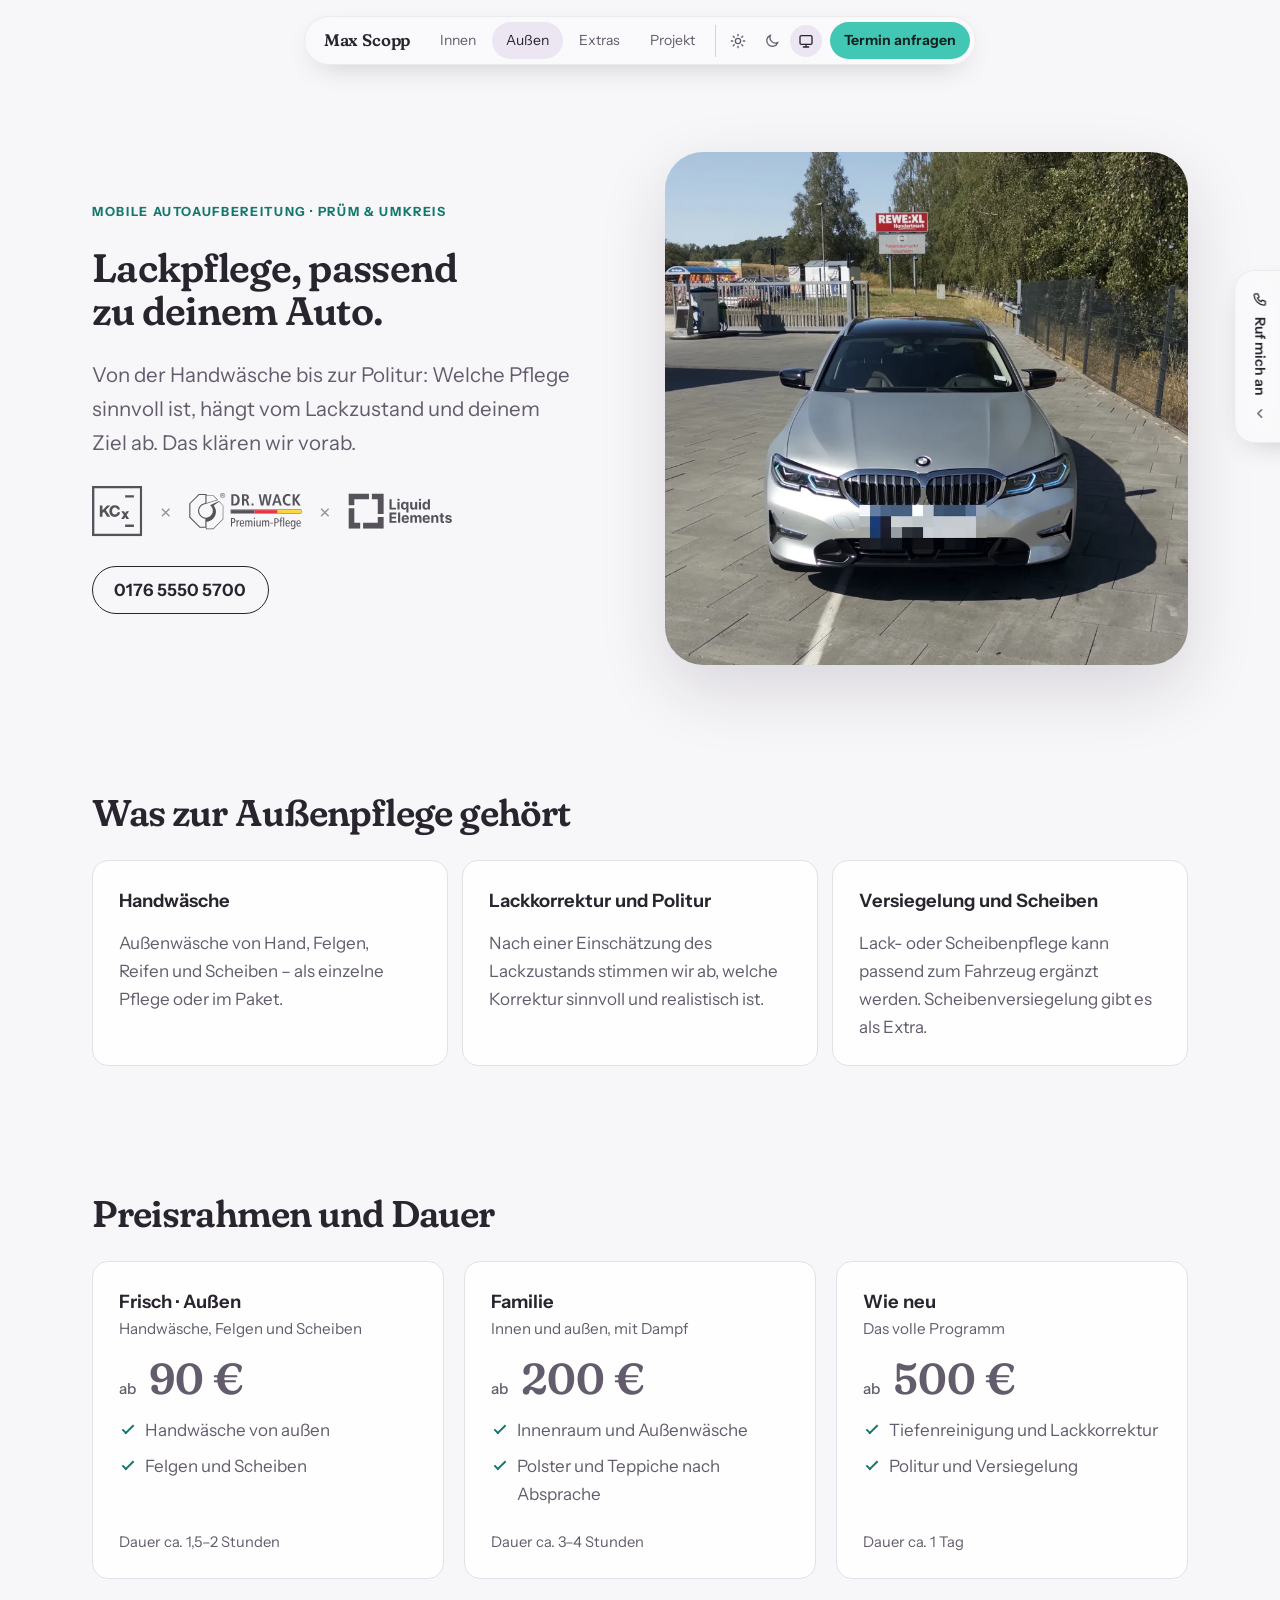
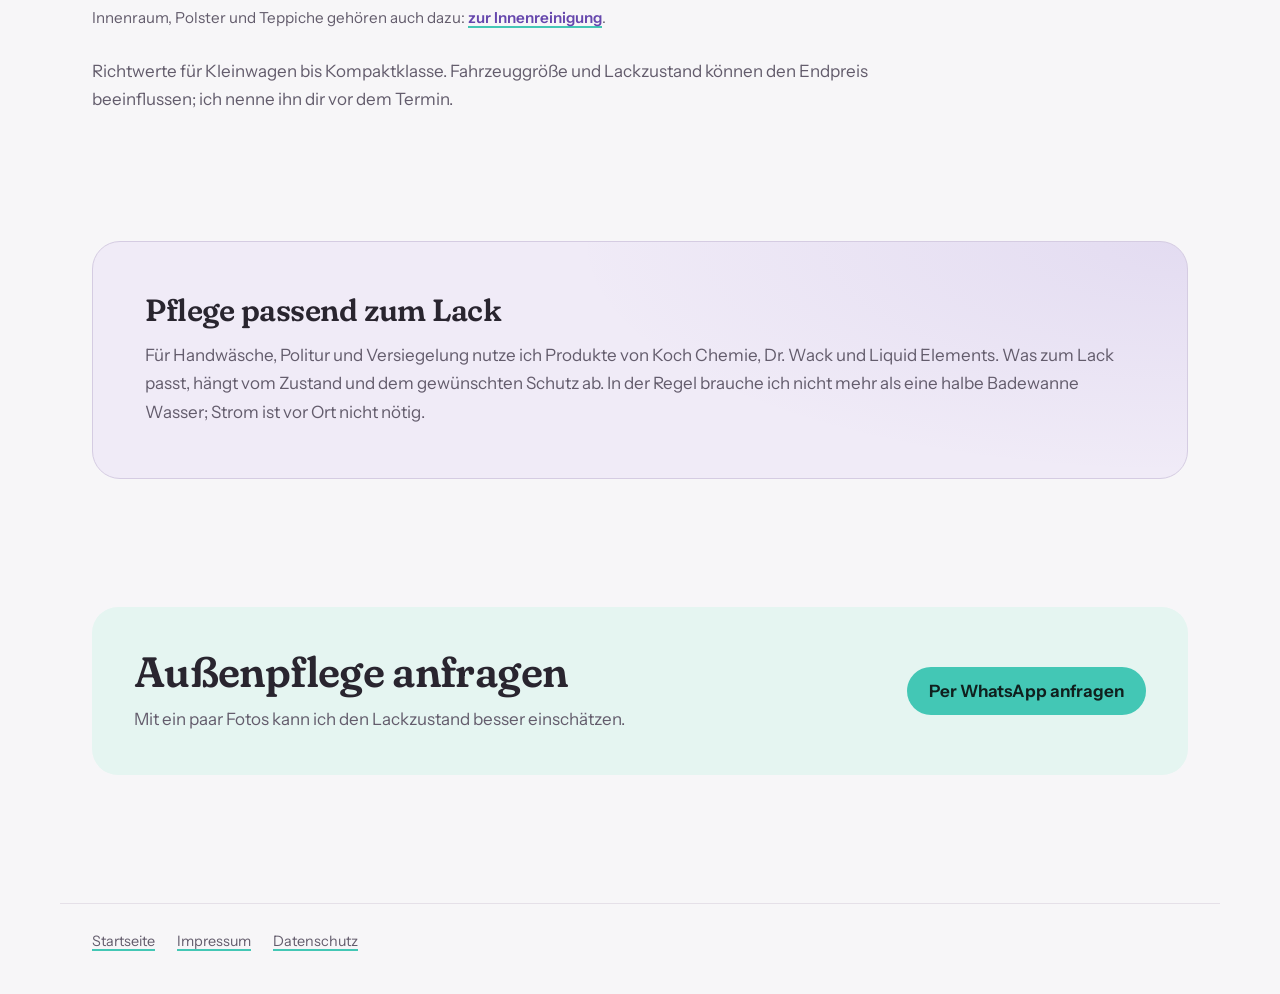
<file: aussenaufbereitung.html>
<!doctype html>
<html lang="de">
<head>
<meta charset="utf-8">
<meta name="viewport" content="width=device-width, initial-scale=1">
<title>Mobile Außenaufbereitung in Prüm | Max Scopp</title>
<meta name="description" content="Mobile Außenaufbereitung in Prüm und Umgebung: Handwäsche, Lackpflege, Politur und Versiegelung. Persönlich abgestimmte Pakete und transparente Preisrahmen.">
<meta name="theme-color" content="#f7f6f8">
<link rel="canonical" href="https://auto.maxscopp.de/aussenaufbereitung.html">
<meta property="og:type" content="website">
<meta property="og:locale" content="de_DE">
<meta property="og:site_name" content="Max Scopp Autoaufbereitung">
<meta property="og:url" content="https://auto.maxscopp.de/aussenaufbereitung.html">
<meta property="og:title" content="Mobile Außenaufbereitung in Prüm | Max Scopp">
<meta property="og:description" content="Mobile Außenaufbereitung in Prüm und Umgebung: Handwäsche, Lackpflege, Politur und Versiegelung. Persönlich abgestimmte Pakete und transparente Preisrahmen.">
<meta property="og:image" content="https://auto.maxscopp.de/og.jpg">
<meta property="og:image:width" content="1200">
<meta property="og:image:height" content="630">
<meta name="twitter:card" content="summary_large_image">

<link rel="icon" href="favicon.svg" type="image/svg+xml">
<script>
  try {
    var savedTheme = localStorage.getItem('theme');
    if (savedTheme === 'light' || savedTheme === 'dark') document.documentElement.setAttribute('data-theme', savedTheme);
  } catch (e) {}
</script>
<link rel="preconnect" href="https://fonts.googleapis.com">
<link rel="preconnect" href="https://fonts.gstatic.com" crossorigin>
<link rel="stylesheet" href="https://fonts.googleapis.com/css2?family=Fraunces:opsz,wght,SOFT@9..144,500..700,0..100&family=Instrument+Sans:wght@400..700&display=swap">
<link rel="stylesheet" href="site-theme.css">
<link rel="stylesheet" href="site-components.css">
<link rel="stylesheet" href="legal.css">
<link rel="stylesheet" href="service.css">
<script src="service.js" defer></script>
</head>
<body>
<header class="top">
  <div class="bar lg">
    <a class="brand" href="index.html">Max Scopp</a>
    <nav class="nav" aria-label="Hauptmenü">
      <ul>
        <li><a href="innenreinigung.html">Innen</a></li>
        <li><a href="aussenaufbereitung.html" aria-current="page">Außen</a></li>
        <li><a href="zusatzleistungen.html">Extras</a></li>
        <li><a href="lea-bmw-aufbereitung.html">Projekt</a></li>
      </ul>
    </nav>
  <div class="theme" role="group" aria-label="Farbschema">
    <button type="button" value="light" aria-pressed="false" title="Hell" aria-label="Hell"><svg viewBox="0 0 24 24" fill="none" stroke="currentColor" stroke-width="2" stroke-linecap="round" aria-hidden="true"><circle cx="12" cy="12" r="4"/><path d="M12 2v2M12 20v2M4.9 4.9l1.4 1.4M17.7 17.7l1.4 1.4M2 12h2M20 12h2M4.9 19.1l1.4-1.4M17.7 6.3l1.4-1.4"/></svg></button>
    <button type="button" value="dark" aria-pressed="false" title="Dunkel" aria-label="Dunkel"><svg viewBox="0 0 24 24" fill="none" stroke="currentColor" stroke-width="2" stroke-linecap="round" aria-hidden="true"><path d="M20.5 14.5A8.5 8.5 0 0 1 9.5 3.5 8.5 8.5 0 1 0 20.5 14.5Z"/></svg></button>
    <button type="button" value="system" aria-pressed="true" title="System" aria-label="System"><svg viewBox="0 0 24 24" fill="none" stroke="currentColor" stroke-width="2" stroke-linecap="round" aria-hidden="true"><rect x="3" y="4" width="18" height="13" rx="2"/><path d="M8 21h8M12 17v4"/></svg></button>
  </div>
    <a class="bar-cta" href="https://wa.me/4917655505700?text=Hallo%20Max%2C%20ich%20m%C3%B6chte%20eine%20Au%C3%9Fenaufbereitung%20anfragen.">Termin anfragen</a>
  </div>
</header>
<main class="wrap service-main">
  <section class="service-hero">
    <div class="service-copy">
      <p class="eyebrow">Mobile Autoaufbereitung · Prüm &amp; Umkreis</p>
      <h1>Lackpflege, passend zu deinem Auto.</h1>
      <p class="lead">Von der Handwäsche bis zur Politur: Welche Pflege sinnvoll ist, hängt vom Lackzustand und deinem Ziel ab. Das klären wir vorab.</p>
      <svg xmlns="http://www.w3.org/2000/svg" width="459" height="64" viewBox="40 40 459 64" fill="none" class="brand-proof-lockup" role="img" aria-label="Koch Chemie × Dr. Wack × Liquid Elements"><g id="Partner logo lockup">
<g id="footer-logo-mark 1" clip-path="url(#clip0_1_4)">
<path id="Vector" d="M104 40V104H40V40H104ZM101.051 42.9504H42.9517V101.05H101.051V42.9491V42.9504ZM93.4106 89.1955V92.1446H82.2182V89.1955H93.4106ZM80.7834 72.2445L81.5872 73.4771C81.8138 73.8214 82.0314 74.1722 82.2477 74.519L82.2925 74.5946C82.5254 74.2234 82.7597 73.8483 83.0054 73.4758L83.8208 72.2445H87.1872L83.9974 77.0342L87.383 82.0544H83.9232L83.0554 80.7488C82.7738 80.3238 82.5024 79.913 82.2362 79.4944C81.9904 79.8835 81.7344 80.2726 81.472 80.672L80.5542 82.0544H77.1418L80.5414 77.0701L77.3414 72.2445H80.7846H80.7834ZM69.0931 64.6246C72.4429 64.6246 75.2179 66.4678 75.7734 69.9981H72.384C71.9488 68.3328 70.6778 67.5187 69.0931 67.5187C66.8122 67.5187 65.5437 69.2045 65.5437 72C65.5437 74.816 66.8122 76.48 69.0931 76.48C70.7571 76.48 72.1459 75.5098 72.4621 73.6256H75.8131C75.3779 77.3926 72.5619 79.3754 69.0931 79.3754C64.8883 79.3754 62.0544 76.5402 62.0544 72C62.0544 67.4598 64.7898 64.6246 69.0931 64.6246ZM53.2813 64.9421V71.049L59.1296 64.9421H63.2141L57.5437 70.7123L63.2141 79.0579H59.2499L55.1846 72.9523L53.2813 74.8365V79.0579H49.9315V64.9421H53.2813ZM93.4118 51.8733V54.8211H82.2195V51.872H93.4118V51.8733Z" fill-rule="evenodd" clip-rule="evenodd" fill="currentColor" />
</g>
<path id="Ã" d="M138.068 79.1364L128.455 69.5227L129.75 68.2273L139.364 77.8409L138.068 79.1364ZM129.75 79.1364L128.455 77.8409L138.068 68.2273L139.364 69.5227L129.75 79.1364Z" fill="currentColor" opacity="0.6" />
<path id="Ã_2" d="M341.058 79.1364L331.444 69.5227L332.74 68.2273L342.353 77.8409L341.058 79.1364ZM332.74 79.1364L331.444 77.8409L341.058 68.2273L342.353 69.5227L332.74 79.1364Z" fill="currentColor" opacity="0.6" />
<g id="liquid_elements 1" clip-path="url(#clip1_1_4)">
<g id="Group">
<g id="Group_2">
<g id="Group_3">
<g id="Group_4">
<path id="Vector_2" d="M427.676 67.8082H422.079V56.9882H419.319V70.0918H427.676V67.8082Z" fill="currentColor" />
<path id="Vector_3" d="M430.819 58.9976C431.223 58.9976 431.568 58.8621 431.855 58.5911C432.141 58.32 432.285 57.995 432.285 57.6149C432.285 57.2391 432.141 56.9162 431.855 56.6451C431.568 56.3741 431.223 56.2386 430.819 56.2386C430.415 56.2386 430.07 56.3741 429.783 56.6451C429.496 56.9162 429.352 57.2391 429.352 57.6149C429.352 57.995 429.496 58.32 429.783 58.5911C430.07 58.8621 430.416 58.9976 430.819 58.9976Z" fill="currentColor" />
<path id="Vector_4" d="M432.171 60.2651H429.455V70.0931H432.171V60.2651Z" fill="currentColor" />
<path id="Vector_5" d="M435.928 69.6738C436.53 70.0603 437.203 70.253 437.946 70.253C438.474 70.253 438.921 70.1651 439.288 69.9904C439.655 69.8157 439.956 69.5944 440.187 69.3287C440.419 69.0619 440.598 68.7919 440.726 68.5188H440.809V73.7785H443.518V60.2651H440.84V61.9156H440.725C440.606 61.651 440.433 61.381 440.205 61.1068C439.977 60.8315 439.679 60.6018 439.312 60.4154C438.944 60.2302 438.486 60.137 437.939 60.137C437.221 60.137 436.561 60.3233 435.96 60.6971C435.359 61.0708 434.878 61.6308 434.516 62.3793C434.154 63.1278 433.974 64.0648 433.974 65.1913C433.974 66.2881 434.149 67.2123 434.5 67.9651C434.851 68.7178 435.327 69.2874 435.928 69.6738ZM436.983 63.6816C437.14 63.2507 437.372 62.914 437.678 62.6705C437.984 62.427 438.361 62.3052 438.807 62.3052C439.245 62.3052 439.617 62.4227 439.923 62.6567C440.229 62.8918 440.463 63.2242 440.625 63.6551C440.786 64.086 440.867 64.5931 440.867 65.1775C440.867 65.7619 440.785 66.2712 440.621 66.7063C440.458 67.1414 440.224 67.4791 439.92 67.7205C439.616 67.9619 439.245 68.0815 438.807 68.0815C438.361 68.0815 437.985 67.9587 437.682 67.7131C437.378 67.4675 437.146 67.1266 436.986 66.6893C436.827 66.2521 436.747 65.7482 436.747 65.1764C436.747 64.6111 436.826 64.1124 436.983 63.6816Z" fill="currentColor" />
<path id="Vector_6" d="M447.279 69.7723C447.775 70.0709 448.351 70.2201 449.006 70.2201C449.742 70.2201 450.365 70.0455 450.878 69.695C451.389 69.3457 451.756 68.883 451.978 68.3071H452.08V70.092H454.688V60.2641H451.972V65.907C451.976 66.3463 451.889 66.7158 451.713 67.0144C451.537 67.3129 451.306 67.5384 451.021 67.6898C450.736 67.8412 450.431 67.9175 450.104 67.9175C449.589 67.9175 449.179 67.7491 448.874 67.4125C448.568 67.0758 448.413 66.6174 448.408 66.0372V60.2662H445.692V66.5231C445.696 67.2907 445.838 67.9503 446.116 68.4997C446.394 69.0492 446.782 69.4738 447.279 69.7723Z" fill="currentColor" />
<path id="Vector_7" d="M458.217 58.9976C458.621 58.9976 458.966 58.8621 459.253 58.5911C459.54 58.32 459.684 57.995 459.684 57.6149C459.684 57.2391 459.54 56.9162 459.253 56.6451C458.966 56.3741 458.621 56.2386 458.217 56.2386C457.813 56.2386 457.468 56.3741 457.182 56.6451C456.895 56.9162 456.751 57.2391 456.751 57.6149C456.751 57.995 456.895 58.32 457.182 58.5911C457.468 58.8621 457.814 58.9976 458.217 58.9976Z" fill="currentColor" />
<path id="Vector_8" d="M459.57 60.2651H456.853V70.0931H459.57V60.2651Z" fill="currentColor" />
<path id="Vector_9" d="M468.207 61.9154H468.123C468.004 61.6508 467.831 61.3808 467.603 61.1066C467.376 60.8313 467.078 60.6016 466.711 60.4153C466.343 60.23 465.885 60.1368 465.338 60.1368C464.619 60.1368 463.96 60.3231 463.359 60.6969C462.757 61.0706 462.276 61.6306 461.915 62.3792C461.553 63.1277 461.372 64.0646 461.372 65.1911C461.372 66.2879 461.548 67.2122 461.899 67.9649C462.249 68.7176 462.726 69.2872 463.327 69.6737C463.928 70.0601 464.601 70.2528 465.345 70.2528C465.872 70.2528 466.32 70.1649 466.687 69.9902C467.054 69.8155 467.355 69.5943 467.586 69.3285C467.818 69.0617 467.997 68.7918 468.125 68.5186H468.24V70.0929H470.917V56.9882H468.208V61.9154H468.207ZM468.019 66.7072C467.856 67.1423 467.621 67.48 467.318 67.7214C467.014 67.9628 466.642 68.0824 466.205 68.0824C465.759 68.0824 465.383 67.9596 465.079 67.714C464.775 67.4684 464.543 67.1275 464.384 66.6902C464.225 66.253 464.145 65.749 464.145 65.1773C464.145 64.6099 464.224 64.1112 464.381 63.6803C464.538 63.2494 464.77 62.9127 465.076 62.6692C465.382 62.4257 465.759 62.304 466.205 62.304C466.642 62.304 467.014 62.4215 467.321 62.6555C467.627 62.8905 467.861 63.2229 468.022 63.6538C468.184 64.0847 468.265 64.5919 468.265 65.1763C468.265 65.7628 468.183 66.272 468.019 66.7072Z" fill="currentColor" />
<path id="Vector_10" d="M422.079 81.5947H427.664V79.31H422.079V76.1878H428.116V73.9042H419.319V87.0078H428.142V84.7231H422.079V81.5947Z" fill="currentColor" />
<path id="Vector_11" d="M432.981 73.9042H430.265V87.0078H432.981V73.9042Z" fill="currentColor" />
<path id="Vector_12" d="M442.775 78.2938C442.357 77.8798 441.868 77.5696 441.309 77.3632C440.75 77.1567 440.148 77.053 439.502 77.053C438.541 77.053 437.706 77.2658 436.994 77.6924C436.282 78.1191 435.73 78.7141 435.34 79.4774C434.948 80.2408 434.753 81.1279 434.753 82.139C434.753 83.1755 434.948 84.0722 435.34 84.8292C435.731 85.5862 436.288 86.1706 437.013 86.5824C437.737 86.9943 438.604 87.1996 439.611 87.1996C440.418 87.1996 441.131 87.0747 441.75 86.8249C442.368 86.575 442.875 86.2256 443.267 85.7757C443.66 85.3257 443.92 84.7974 444.048 84.1919L441.536 84.0256C441.442 84.2734 441.307 84.4819 441.128 84.6524C440.949 84.8228 440.734 84.9509 440.484 85.0367C440.233 85.1225 439.957 85.1648 439.655 85.1648C439.201 85.1648 438.807 85.0685 438.476 84.8768C438.145 84.6852 437.888 84.4121 437.708 84.0574C437.528 83.7038 437.437 83.2835 437.437 82.7965V82.7901H444.105V82.0416C444.105 81.2052 443.987 80.4747 443.754 79.8501C443.52 79.2265 443.193 78.7067 442.775 78.2938ZM437.44 81.1025C437.457 80.75 437.547 80.426 437.711 80.1328C437.889 79.8152 438.137 79.5611 438.454 79.3716C438.77 79.182 439.135 79.0868 439.547 79.0868C439.942 79.0868 440.289 79.1736 440.589 79.3461C440.888 79.5187 441.124 79.7569 441.293 80.0597C441.463 80.3625 441.549 80.7098 441.549 81.1025H437.44Z" fill="currentColor" />
<path id="Vector_13" d="M457.02 77.0519C456.302 77.0519 455.68 77.2213 455.155 77.5601C454.63 77.8989 454.268 78.3499 454.069 78.9131H453.966C453.809 78.3414 453.495 77.8883 453.023 77.5538C452.552 77.2192 451.98 77.0519 451.308 77.0519C450.645 77.0519 450.076 77.2181 449.599 77.5506C449.123 77.883 448.783 78.3372 448.579 78.9131H448.464V77.179H445.876V87.007H448.592V81.1078C448.592 80.7458 448.661 80.4281 448.802 80.1582C448.942 79.8871 449.132 79.6765 449.372 79.5251C449.613 79.3737 449.883 79.2974 450.186 79.2974C450.632 79.2974 450.992 79.4404 451.266 79.7262C451.54 80.0121 451.677 80.3964 451.677 80.8781V87.008H454.31V81.0062C454.31 80.4948 454.448 80.0819 454.725 79.7686C455.001 79.4552 455.385 79.2985 455.879 79.2985C456.312 79.2985 456.673 79.4351 456.962 79.7082C457.251 79.9814 457.396 80.3911 457.396 80.9363V87.008H460.105V80.3985C460.105 79.3324 459.819 78.5076 459.247 77.9254C458.676 77.3431 457.934 77.0519 457.02 77.0519Z" fill="currentColor" />
<path id="Vector_14" d="M469.516 78.2938C469.097 77.8798 468.609 77.5696 468.05 77.3632C467.491 77.1567 466.888 77.053 466.243 77.053C465.282 77.053 464.446 77.2658 463.734 77.6924C463.022 78.1191 462.471 78.7141 462.08 79.4774C461.689 80.2408 461.494 81.1279 461.494 82.139C461.494 83.1755 461.689 84.0722 462.08 84.8292C462.472 85.5862 463.029 86.1706 463.753 86.5824C464.478 86.9943 465.344 87.1996 466.351 87.1996C467.158 87.1996 467.871 87.0747 468.491 86.8249C469.109 86.575 469.615 86.2256 470.007 85.7757C470.401 85.3257 470.66 84.7974 470.788 84.1919L468.276 84.0256C468.183 84.2734 468.048 84.4819 467.868 84.6524C467.69 84.8228 467.475 84.9509 467.225 85.0367C466.974 85.1225 466.697 85.1648 466.396 85.1648C465.941 85.1648 465.548 85.0685 465.216 84.8768C464.885 84.6852 464.629 84.4121 464.448 84.0574C464.268 83.7038 464.177 83.2835 464.177 82.7965V82.7901H470.845V82.0416C470.845 81.2052 470.728 80.4747 470.495 79.8501C470.261 79.2265 469.934 78.7067 469.516 78.2938ZM464.18 81.1025C464.197 80.75 464.287 80.426 464.452 80.1328C464.63 79.8152 464.878 79.5611 465.194 79.3716C465.511 79.182 465.876 79.0868 466.287 79.0868C466.683 79.0868 467.03 79.1736 467.329 79.3461C467.629 79.5187 467.864 79.7569 468.034 80.0597C468.204 80.3625 468.289 80.7098 468.289 81.1025H464.18Z" fill="currentColor" />
<path id="Vector_15" d="M480.043 77.4998C479.538 77.2012 478.944 77.0519 478.265 77.0519C477.538 77.0519 476.92 77.2192 476.409 77.5538C475.9 77.8883 475.536 78.3414 475.32 78.9131H475.205V77.179H472.616V87.007H475.332V81.3249C475.337 80.9024 475.417 80.5414 475.572 80.2408C475.727 79.9401 475.944 79.7103 476.222 79.5526C476.5 79.3948 476.822 79.3154 477.188 79.3154C477.732 79.3154 478.159 79.4848 478.47 79.8236C478.78 80.1624 478.933 80.6325 478.928 81.2349V87.0059H481.644V80.7489C481.644 79.9856 481.503 79.3271 481.223 78.7755C480.943 78.2239 480.55 77.7983 480.043 77.4998Z" fill="currentColor" />
<path id="Vector_16" d="M488.445 84.9116C488.318 84.9349 488.19 84.9466 488.062 84.9466C487.88 84.9466 487.72 84.9191 487.581 84.8629C487.443 84.8079 487.336 84.7105 487.26 84.5718C487.184 84.4331 487.145 84.2383 487.145 83.9863V79.2264H488.986V77.1788H487.145V74.8243H484.428V77.1788H483.09V79.2264H484.428V84.3452C484.424 84.9889 484.558 85.5225 484.83 85.9449C485.102 86.3674 485.483 86.6786 485.975 86.8787C486.465 87.0788 487.038 87.1667 487.693 87.1413C488.045 87.1286 488.345 87.0936 488.592 87.0354C488.839 86.9782 489.03 86.9274 489.166 86.8851L488.739 84.8566C488.671 84.8704 488.573 84.8884 488.445 84.9116Z" fill="currentColor" />
<path id="Vector_17" d="M498.289 82.247C497.822 81.8119 497.112 81.4964 496.159 81.3005L494.387 80.9427C493.933 80.8442 493.612 80.7151 493.424 80.552C493.237 80.39 493.144 80.1921 493.144 79.957C493.144 79.6627 493.288 79.4266 493.577 79.2498C493.866 79.073 494.221 78.9841 494.641 78.9841C494.956 78.9841 495.227 79.0359 495.455 79.1408C495.682 79.2456 495.866 79.3843 496.006 79.5568C496.147 79.7294 496.237 79.9231 496.281 80.1359L498.767 79.9824C498.648 79.0783 498.232 78.3637 497.52 77.8385C496.808 77.3134 495.835 77.0519 494.597 77.0519C493.76 77.0519 493.03 77.1758 492.407 77.4225C491.785 77.6702 491.302 78.0217 490.96 78.478C490.618 78.9343 490.446 79.4785 490.446 80.1095C490.446 80.8432 490.679 81.4466 491.145 81.9199C491.61 82.3931 492.321 82.7255 493.278 82.9182L494.974 83.257C495.399 83.3428 495.713 83.4645 495.917 83.6244C496.12 83.7843 496.225 83.9886 496.229 84.2353C496.225 84.5296 496.077 84.7699 495.786 84.9552C495.495 85.1405 495.111 85.2336 494.635 85.2336C494.151 85.2336 493.753 85.1299 493.443 84.9234C493.133 84.717 492.938 84.4152 492.857 84.0182L490.186 84.159C490.318 85.0971 490.767 85.8381 491.534 86.3823C492.301 86.9265 493.332 87.1986 494.629 87.1986C495.479 87.1986 496.23 87.0631 496.882 86.792C497.534 86.521 498.049 86.1431 498.425 85.656C498.802 85.1701 498.99 84.6048 498.99 83.96C498.99 83.2538 498.756 82.6821 498.289 82.247Z" fill="currentColor" />
<path id="Vector_18" d="M396.894 56.9924H404.368V75.7539H411.843V49.49H396.894V56.9924Z" fill="currentColor" />
<path id="Vector_19" d="M404.368 87.0071H385.676V94.5091H411.843V79.5051H404.368V87.0071Z" fill="currentColor" />
<path id="Vector_20" d="M374.464 68.2461H366.99V94.51H381.939V87.0076H374.464V68.2461Z" fill="currentColor" />
<path id="Vector_21" d="M374.464 56.992H393.156V49.49H366.99V64.494H374.464V56.992Z" fill="currentColor" />
</g>
</g>
</g>
</g>
</g>
<g id="Dr. Wack logo">
<path id="Vector_22" d="M306.349 70.7457V74.4819H276.7H247.024H217.348V70.7457H247.024H276.673H306.349ZM306.99 70.1052H306.349H276.673H247.024H217.348H216.707V70.7457V74.4819V75.1224H217.348H247.024H276.7H306.349H306.99V74.4819V70.7457V70.1052ZM217.641 50.4635H221.404C225.914 50.4635 228.316 52.892 228.316 57.6957C228.316 62.5528 225.434 64.9279 221.404 64.9279H217.641V50.4635ZM220.283 62.873H221.164C224.153 62.873 225.487 60.8448 225.487 57.669C225.487 54.4932 224.153 52.465 221.164 52.465H220.283V62.873ZM231.278 50.4635H235.788C238.35 50.4635 240.085 51.611 240.085 54.2798C240.085 56.1745 238.911 57.4288 237.283 57.669V57.7224C237.817 57.8025 238.43 58.0426 238.884 59.4037L240.779 64.9012H237.977L236.536 60.2043C236.189 59.0567 235.495 58.6831 234.534 58.6831H233.92V64.9012H231.278V50.4635ZM235.014 56.735C236.429 56.735 237.363 56.0144 237.363 54.5466C237.363 52.892 236.482 52.465 235.014 52.465H233.947V56.735H235.014ZM243.448 62.2058H245.929V64.9012H243.448V62.2058ZM260.767 53.0521H260.741L258.472 64.9012H255.35L252.441 50.4635H254.923L256.951 61.592H256.978L259.14 50.4635H262.369L264.53 61.592H264.557L266.665 50.4635H269.067L266.105 64.9012H262.929L260.767 53.0521ZM278.248 61.4319H273.284L272.243 64.9012H269.601L274.431 50.4635H277.313L281.957 64.9012H279.235L278.248 61.4319ZM277.687 59.4037L275.872 52.6518H275.846L273.871 59.4037H277.687ZM292.925 64.581C292.392 64.8745 291.111 65.088 289.803 65.088C285.426 65.088 283.158 61.8856 283.158 57.669C283.158 53.4524 285.4 50.25 289.723 50.25C291.191 50.25 292.392 50.6503 292.925 50.8638L292.765 53.239C292.232 52.9721 291.378 52.4383 290.043 52.4383C287.855 52.4383 285.96 53.9328 285.96 57.669C285.96 61.4052 287.855 62.8997 290.043 62.8997C291.324 62.8997 292.178 62.5794 292.765 62.1525L292.925 64.581ZM295.861 50.4635H298.503V56.5748H298.556L302.666 50.4635H305.709L300.798 57.2687L306.082 64.9012H302.88L298.53 58.1227H298.476V64.9012H295.834L295.861 50.4635ZM217.241 91.615V80.9402H219.829C221.671 80.9402 222.872 82.1411 222.872 83.9825C222.872 86.1442 221.564 87.1583 219.483 87.1583H218.548V91.615H217.241ZM219.269 86.0374C221.164 86.0374 221.511 85.05 221.511 84.0893C221.511 82.8883 220.977 82.0344 219.296 82.0344H218.575V86.0374H219.269ZM224.26 91.615V85.3969C224.26 85.05 224.206 84.1693 224.206 83.8224H225.434L225.487 85.05H225.514C225.914 84.1159 226.555 83.7156 227.702 83.7156V84.9966C227.542 84.9699 227.382 84.9433 227.222 84.9433C226.154 84.9433 225.54 85.9574 225.54 87.4252V91.615H224.26ZM233.573 91.2681C232.96 91.5617 232.159 91.7218 231.438 91.7218C229.437 91.7218 228.343 90.254 228.343 87.7187C228.343 85.2101 229.464 83.7156 231.305 83.7156C232.906 83.7156 234 84.9166 234 87.4785V88.0923H229.65C229.65 89.9071 230.344 90.7344 231.732 90.7344C232.292 90.7344 232.96 90.4675 233.493 90.0939L233.573 91.2681ZM232.746 87.1316C232.746 85.5304 232.266 84.7031 231.252 84.7031C230.291 84.7031 229.704 85.5304 229.677 87.1316H232.746ZM243.181 91.6417V86.2242C243.181 85.3436 242.78 84.8365 242.006 84.8365C241.046 84.8365 240.565 85.477 240.565 86.758V91.6417H239.284V86.2242C239.284 85.3436 238.884 84.8365 238.11 84.8365C237.149 84.8365 236.669 85.477 236.669 86.758V91.6417H235.415V85.4236C235.415 85.1034 235.361 84.0893 235.361 83.8491H236.589L236.642 84.9966H236.669C237.069 84.1159 237.71 83.7156 238.564 83.7156C239.391 83.7156 239.978 84.1426 240.379 84.9433C240.779 84.1693 241.366 83.7156 242.247 83.7156C243.661 83.7156 244.488 84.623 244.488 86.1709V91.615L243.181 91.6417ZM246.356 82.1678V80.6466H247.744V82.1678H246.356ZM246.41 91.6417V83.8491H247.691V91.6417H246.41ZM253.882 91.6417L253.829 90.4942C253.402 91.4015 252.761 91.7752 251.881 91.7752C250.413 91.7752 249.639 90.8678 249.639 89.3199V83.8758H250.92V88.9463C250.92 90.0405 251.32 90.681 252.174 90.681C253.242 90.681 253.802 89.8804 253.802 88.5994V83.8758H255.083V90.0939C255.083 90.4675 255.136 91.3482 255.136 91.6684L253.882 91.6417ZM264.664 91.6417V86.2242C264.664 85.3436 264.263 84.8365 263.49 84.8365C262.529 84.8365 262.048 85.477 262.048 86.758V91.6417H260.767V86.2242C260.767 85.3436 260.367 84.8365 259.593 84.8365C258.633 84.8365 258.152 85.477 258.152 86.758V91.6417H256.871V85.4236C256.871 85.1034 256.818 84.0893 256.818 83.8491H258.045L258.099 84.9966H258.125C258.526 84.1159 259.166 83.7156 260.02 83.7156C260.848 83.7156 261.435 84.1426 261.835 84.9433C262.235 84.1693 262.822 83.7156 263.703 83.7156C265.117 83.7156 265.945 84.623 265.945 86.1709V91.615L264.664 91.6417ZM267.466 87.9055V86.8114H270.722V87.9055H267.466ZM272.483 91.6684V80.9936H275.072C276.913 80.9936 278.114 82.1945 278.114 84.0359C278.114 86.1975 276.806 87.2117 274.725 87.2117H273.791V91.6684H272.483ZM274.511 86.1175C276.406 86.1175 276.753 85.1301 276.753 84.1693C276.753 82.9684 276.219 82.1144 274.538 82.1144H273.817V86.1175H274.511ZM280.036 91.6684V84.9166H278.808V83.8758H280.036V82.0877C280.036 80.8067 280.676 80.0328 281.957 80.0328C282.304 80.0328 282.651 80.0862 282.944 80.1663V81.2604C282.784 81.127 282.517 81.0736 282.224 81.0736C281.557 81.0736 281.29 81.4205 281.29 82.1945V83.8758H282.678V84.9166H281.29V91.6684H280.036ZM283.798 91.6684V80.2196H285.079V91.6684H283.798ZM291.885 91.3215C291.271 91.615 290.47 91.7752 289.75 91.7752C287.748 91.7752 286.654 90.3074 286.654 87.7721C286.654 85.2635 287.775 83.769 289.616 83.769C291.217 83.769 292.312 84.9699 292.312 87.5586V88.1724H287.962C287.962 89.9871 288.656 90.8144 290.043 90.8144C290.604 90.8144 291.271 90.5475 291.805 90.1739L291.885 91.3215ZM291.057 87.185C291.057 85.5837 290.577 84.7564 289.563 84.7564C288.602 84.7564 288.015 85.5837 287.988 87.185H291.057ZM298.049 90.4942H298.023C297.516 91.3748 296.875 91.8018 295.994 91.8018C294.313 91.8018 293.352 90.3607 293.352 87.7988C293.352 85.2101 294.34 83.7957 296.155 83.7957C296.929 83.7957 297.622 84.2761 298.049 85.0233H298.076L298.129 83.9025H299.357C299.357 84.2227 299.304 84.8098 299.304 85.2368V92.0954C299.304 93.9368 297.969 95.0844 296.021 95.0844C295.407 95.0844 294.313 94.8442 293.779 94.604L293.833 93.2963C294.473 93.6966 295.301 93.9635 295.968 93.9635C297.382 93.9635 298.103 93.1629 298.103 91.7485L298.049 90.4942ZM297.996 87.7988C297.996 85.8239 297.489 84.8365 296.288 84.8365C295.194 84.8365 294.607 85.7705 294.607 87.7988C294.607 89.7736 295.14 90.761 296.288 90.761C297.436 90.761 297.969 89.7736 297.996 87.7988ZM305.842 91.3482C305.228 91.6417 304.428 91.8018 303.707 91.8018C301.706 91.8018 300.611 90.334 300.611 87.7988C300.611 85.2902 301.732 83.7957 303.574 83.7957C305.175 83.7957 306.269 84.9966 306.269 87.5853V88.1991H301.919C301.919 90.0138 302.613 90.8411 304.001 90.8411C304.561 90.8411 305.228 90.5742 305.762 90.2006L305.842 91.3482ZM304.988 87.2117C304.988 85.6104 304.508 84.7831 303.494 84.7831C302.533 84.7831 301.946 85.6104 301.919 87.2117H304.988ZM201.896 59.1101L190.367 64.5009C190.367 64.5009 190.527 64.6077 190.954 64.9813C192.929 66.6626 194.023 69.011 194.023 71.6531C194.023 76.3767 190.02 80.3798 185.27 80.4064C180.733 80.4064 176.57 76.2432 176.57 71.6531C176.57 69.7583 177.263 67.9436 178.571 66.4224C179.825 64.9546 181.213 64.154 183.482 63.3801L185.376 62.7663L185.537 62.7129L200.748 57.7491L194.984 51.958H185.99V50.1699H176.089L164 62.2325V80.1396L177.183 93.2963H185.19V95.0844H194.663L207.393 82.3279V64.7144L201.896 59.1101ZM194.637 52.6785L199.334 57.3755L185.963 61.7255V52.6785H194.637ZM177.771 91.8552L165.414 79.5258V62.7929L176.676 51.5577H184.576V61.512L183.108 61.9923C180.92 62.5794 178.945 63.8071 177.504 65.4883C175.983 67.2764 175.155 69.4113 175.155 71.6531C175.155 74.215 176.276 76.777 178.198 78.7251C179.959 80.4865 182.227 81.5807 184.522 81.7675V91.8819L177.771 91.8552ZM206.699 81.981L194.37 94.2837H185.99V85.5304C189.086 85.3436 191.995 84.0626 194.263 81.7942C196.692 79.3656 198.053 76.1899 198.053 72.8273C198.053 69.9451 197.012 67.1429 195.144 64.8212L201.869 60.1509L206.753 65.008L206.699 81.981ZM206.513 55.0003C204.991 55.0003 203.71 53.7727 203.71 52.2248C203.71 50.677 204.991 49.4494 206.513 49.4494C208.034 49.4494 209.315 50.677 209.315 52.2248C209.341 53.7727 208.034 55.0003 206.513 55.0003ZM206.513 55.5074C208.354 55.5074 209.822 54.0396 209.822 52.2248C209.822 50.4101 208.354 48.9156 206.513 48.9156C204.671 48.9156 203.203 50.3834 203.203 52.2248C203.203 54.0663 204.671 55.5074 206.513 55.5074ZM206.993 52.3316C207.633 52.3049 208.14 52.038 208.14 51.3442C208.14 50.5702 207.5 50.3834 206.86 50.3834H205.285V53.9862H205.792V52.3316H206.406L207.5 53.9862H208.114L206.993 52.3316ZM205.792 51.8245V50.8905H206.753C207.153 50.8905 207.633 50.9439 207.633 51.3442C207.633 51.9313 206.833 51.8245 206.406 51.8245H205.792Z" fill="currentColor" />
<path id="Rectangle" d="M276.7 70.7457H247.024V74.4819H276.7V70.7457Z" fill="#E3000F" />
<path id="Rectangle_1_" d="M246.997 70.7457H217.321V74.4819H246.997V70.7457Z" fill="currentColor" />
<path id="Rectangle_2_" d="M306.349 70.7457H276.673V74.4819H306.349V70.7457Z" fill="#FFCC00" />
</g>
</g>
<defs>
<clipPath id="clip0_1_4">
<rect width="64" height="64" fill="white" transform="translate(40 40)" />
</clipPath>
<clipPath id="clip1_1_4">
<rect width="132" height="45.02" fill="white" transform="translate(366.99 49.49)" />
</clipPath>
</defs>
</svg>
      <div class="service-actions">
        <a class="btn btn-line" href="tel:+4917655505700">0176 5550 5700</a>
      </div>
    </div>
    <button class="service-hero-image gallery-trigger" type="button" data-full="images/projects/bmw-330e-aussen.webp" data-caption="Fahrzeug bei der Außenaufbereitung in Prüm" aria-label="Fahrzeugfoto groß ansehen">
      <img src="images/projects/thumbnails/bmw-330e-aussen.webp" alt="Fahrzeug bei der Außenaufbereitung in Prüm" width="1100" height="825" fetchpriority="high">
      <span class="image-hint" aria-hidden="true">Bild groß ansehen</span>
    </button>
  </section>

  <section class="service-section">
    <h2>Was zur Außenpflege gehört</h2>
    <div class="service-grid">
      <article class="service-card"><h3>Handwäsche</h3><p>Außenwäsche von Hand, Felgen, Reifen und Scheiben – als einzelne Pflege oder im Paket.</p></article>
      <article class="service-card"><h3>Lackkorrektur und Politur</h3><p>Nach einer Einschätzung des Lackzustands stimmen wir ab, welche Korrektur sinnvoll und realistisch ist.</p></article>
      <article class="service-card"><h3>Versiegelung und Scheiben</h3><p>Lack- oder Scheibenpflege kann passend zum Fahrzeug ergänzt werden. Scheibenversiegelung gibt es als Extra.</p></article>
    </div>
  </section>

  <section class="service-section">
    <h2>Preisrahmen und Dauer</h2>
    <div class="plans">
      <article class="plan">
        <div class="plan-name"><h3>Frisch · Außen</h3><p>Handwäsche, Felgen und Scheiben</p></div>
        <p class="price"><small>ab</small> 90&nbsp;€</p>
        <ul class="ticks"><li>Handwäsche von außen</li><li>Felgen und Scheiben</li></ul>
        <p class="plan-foot">Dauer ca. 1,5–2 Stunden</p>
      </article>
      <article class="plan">
        <div class="plan-name"><h3>Familie</h3><p>Innen und außen, mit Dampf</p></div>
        <p class="price"><small>ab</small> 200&nbsp;€</p>
        <ul class="ticks"><li>Innenraum und Außenwäsche</li><li>Polster und Teppiche nach Absprache</li></ul>
        <p class="plan-foot">Dauer ca. 3–4 Stunden</p>
      </article>
      <article class="plan">
        <div class="plan-name"><h3>Wie neu</h3><p>Das volle Programm</p></div>
        <p class="price"><small>ab</small> 500&nbsp;€</p>
        <ul class="ticks"><li>Tiefenreinigung und Lackkorrektur</li><li>Politur und Versiegelung</li></ul>
        <p class="plan-foot">Dauer ca. 1 Tag</p>
      </article>
    </div>
    <p class="plan-more">Innenraum, Polster und Teppiche gehören auch dazu: <a href="innenreinigung.html">zur Innenreinigung</a>.</p>
    <p>Richtwerte für Kleinwagen bis Kompaktklasse. Fahrzeuggröße und Lackzustand können den Endpreis beeinflussen; ich nenne ihn dir vor dem Termin.</p>
  </section>

  <aside class="service-note">
    <h2>Pflege passend zum Lack</h2>
    <p>Für Handwäsche, Politur und Versiegelung nutze ich Produkte von Koch Chemie, Dr. Wack und Liquid Elements. Was zum Lack passt, hängt vom Zustand und dem gewünschten Schutz ab. In der Regel brauche ich nicht mehr als eine halbe Badewanne Wasser; Strom ist vor Ort nicht nötig.</p>
  </aside>

  <section class="service-contact">
    <div><h2>Außenpflege anfragen</h2><p>Mit ein paar Fotos kann ich den Lackzustand besser einschätzen.</p></div>
    <a class="btn btn-teal" href="https://wa.me/4917655505700?text=Hallo%20Max%2C%20ich%20m%C3%B6chte%20eine%20Au%C3%9Fenaufbereitung%20anfragen.">Per WhatsApp anfragen</a>
  </section>
</main>
<footer class="wrap service-footer">
  <nav aria-label="Rechtliches"><a href="./">Startseite</a><a href="impressum.html">Impressum</a><a href="datenschutz.html">Datenschutz</a></nav>
</footer>
<aside class="callbar lg" aria-label="Schnell Kontakt aufnehmen">
  <button class="callbar-tab" type="button" aria-expanded="false" aria-controls="callbar-body">
    <svg viewBox="0 0 24 24" fill="none" stroke="currentColor" stroke-width="2" stroke-linejoin="round" aria-hidden="true"><path d="M5 3h4l2 5-2.5 1.5a11 11 0 0 0 6 6L16 13l5 2v4a2 2 0 0 1-2 2A17 17 0 0 1 3 5a2 2 0 0 1 2-2"/></svg>
    Ruf mich an
    <svg class="chev" viewBox="0 0 24 24" fill="none" stroke="currentColor" stroke-width="2.4" stroke-linecap="round" stroke-linejoin="round" aria-hidden="true"><path d="M15 6l-6 6 6 6"/></svg>
  </button>
  <div class="callbar-body" id="callbar-body">
    <a class="btn btn-teal btn-sm" href="tel:+4917655505700"><svg viewBox="0 0 24 24" fill="none" stroke="currentColor" stroke-width="2" stroke-linejoin="round" aria-hidden="true"><path d="M5 3h4l2 5-2.5 1.5a11 11 0 0 0 6 6L16 13l5 2v4a2 2 0 0 1-2 2A17 17 0 0 1 3 5a2 2 0 0 1 2-2"/></svg><span class="long">0176 5550 5700</span><span class="short">Anrufen</span></a>
    <a class="btn btn-line btn-sm" href="https://wa.me/4917655505700">WhatsApp</a>
    <a class="btn btn-line btn-sm mail" href="mailto:auto@maxscopp.de">E-Mail</a>
  </div>
</aside>
</body>
</html>
</file>
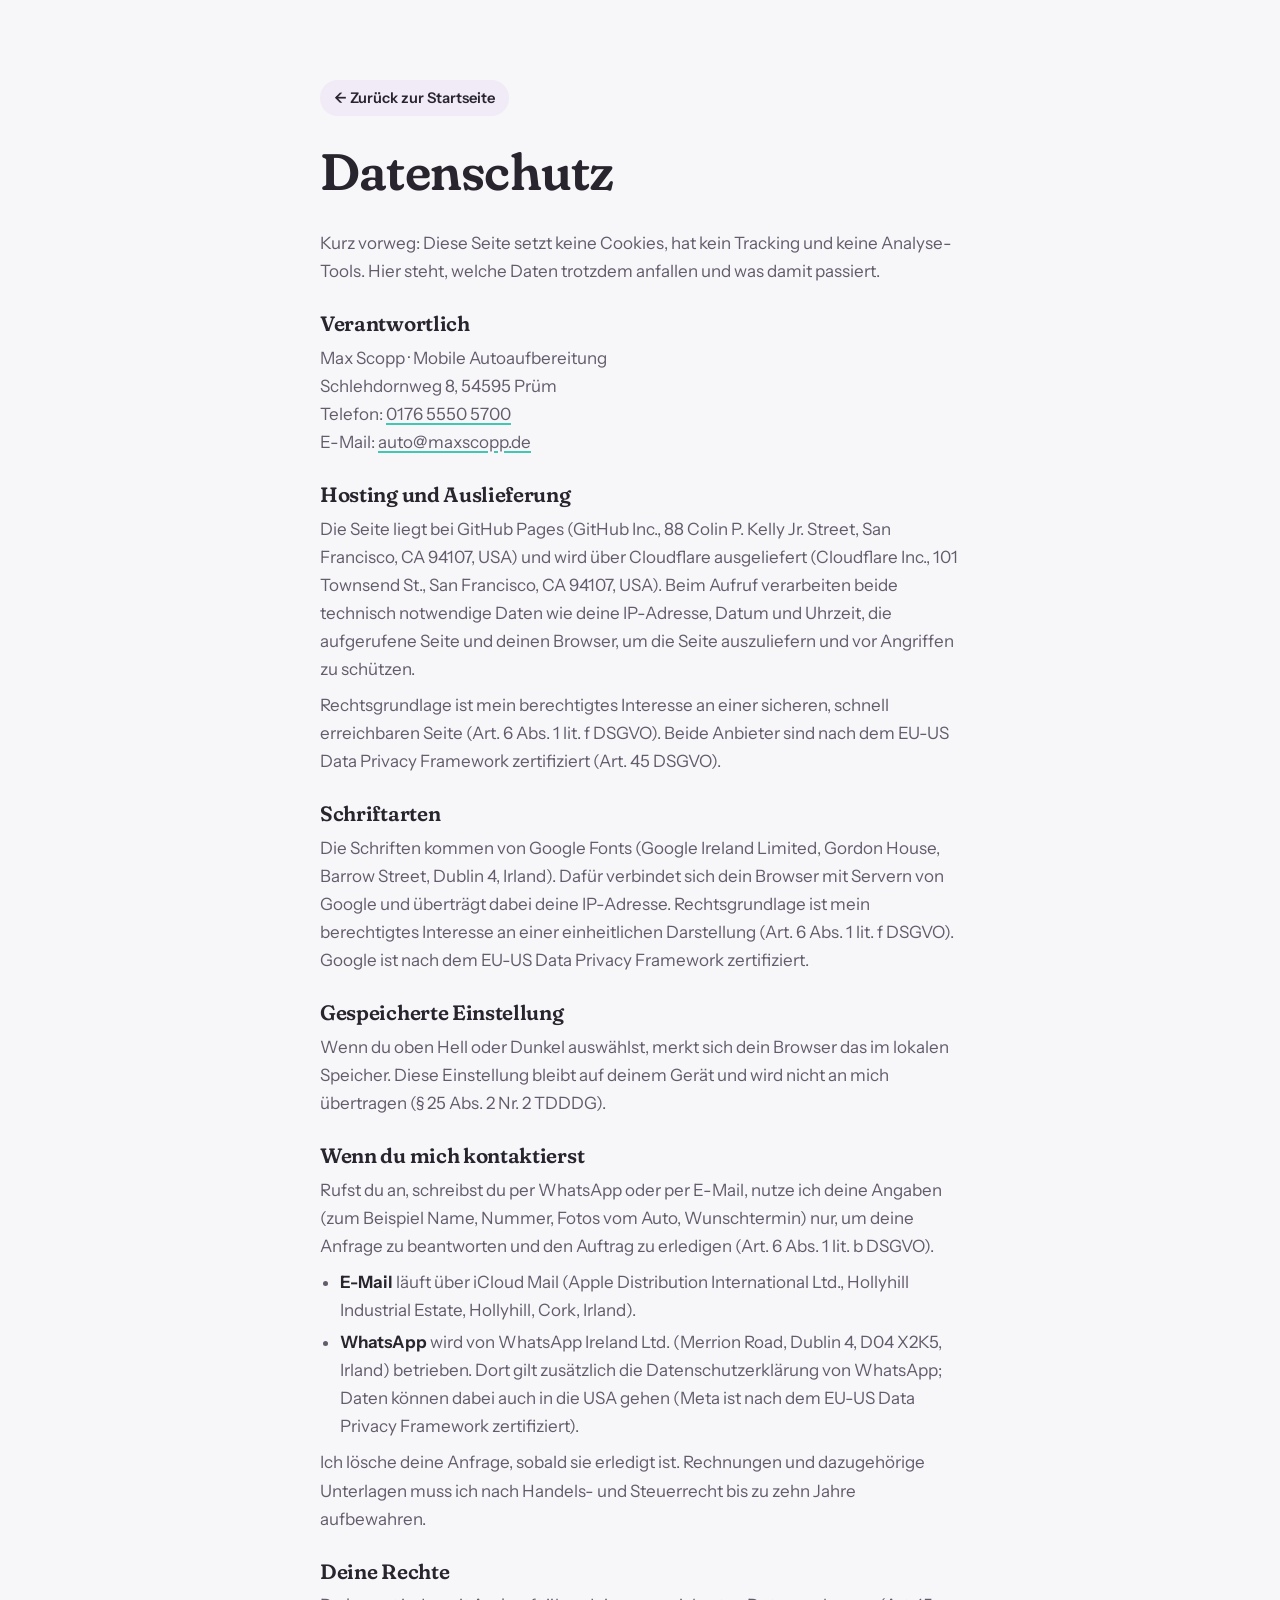
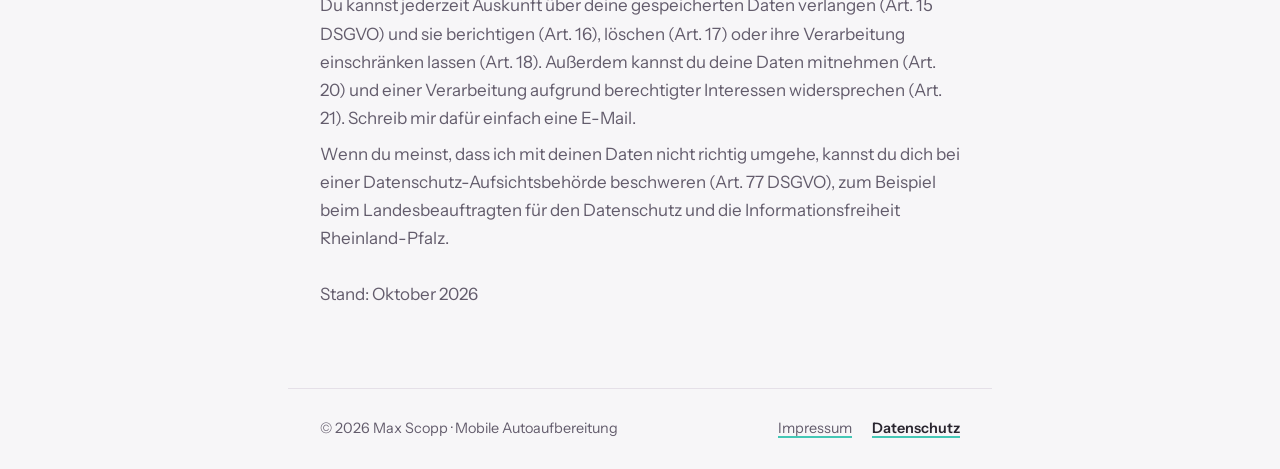
<file: datenschutz.html>
<!doctype html>
<html lang="de">
<head>
<meta charset="utf-8">
<meta name="viewport" content="width=device-width, initial-scale=1">
<title>Datenschutz · Max Scopp Autoaufbereitung</title>
<meta name="robots" content="noindex">
<link rel="icon" href="favicon.svg" type="image/svg+xml">
<script>
  try {
    var savedTheme = localStorage.getItem('theme');
    if (savedTheme === 'light' || savedTheme === 'dark') document.documentElement.setAttribute('data-theme', savedTheme);
  } catch (e) {}
</script>
<link rel="preconnect" href="https://fonts.googleapis.com">
<link rel="preconnect" href="https://fonts.gstatic.com" crossorigin>
<link rel="stylesheet" href="https://fonts.googleapis.com/css2?family=Fraunces:opsz,wght,SOFT@9..144,500..700,0..100&family=Instrument+Sans:wght@400..700&display=swap">
<link rel="stylesheet" href="site-theme.css">
<link rel="stylesheet" href="legal.css">
</head>
<body>
<main class="wrap">
  <a class="back" href="./">← Zurück zur Startseite</a>
  <h1>Datenschutz</h1>
  <p>Kurz vorweg: Diese Seite setzt keine Cookies, hat kein Tracking und keine Analyse-Tools. Hier steht, welche Daten trotzdem anfallen und was damit passiert.</p>

  <section>
    <h2>Verantwortlich</h2>
    <p>
      Max Scopp · Mobile Autoaufbereitung<br>
      Schlehdornweg 8, 54595 Prüm<br>
      Telefon: <a href="tel:+4917655505700">0176 5550 5700</a><br>
      E-Mail: <a href="mailto:auto@maxscopp.de">auto@maxscopp.de</a>
    </p>
  </section>

  <section>
    <h2>Hosting und Auslieferung</h2>
    <p>Die Seite liegt bei GitHub Pages (GitHub Inc., 88 Colin P. Kelly Jr. Street, San Francisco, CA 94107, USA) und wird über Cloudflare ausgeliefert (Cloudflare Inc., 101 Townsend St., San Francisco, CA 94107, USA). Beim Aufruf verarbeiten beide technisch notwendige Daten wie deine IP-Adresse, Datum und Uhrzeit, die aufgerufene Seite und deinen Browser, um die Seite auszuliefern und vor Angriffen zu schützen.</p>
    <p>Rechtsgrundlage ist mein berechtigtes Interesse an einer sicheren, schnell erreichbaren Seite (Art. 6 Abs. 1 lit. f DSGVO). Beide Anbieter sind nach dem EU-US Data Privacy Framework zertifiziert (Art. 45 DSGVO).</p>
  </section>

  <section>
    <h2>Schriftarten</h2>
    <p>Die Schriften kommen von Google Fonts (Google Ireland Limited, Gordon House, Barrow Street, Dublin 4, Irland). Dafür verbindet sich dein Browser mit Servern von Google und überträgt dabei deine IP-Adresse. Rechtsgrundlage ist mein berechtigtes Interesse an einer einheitlichen Darstellung (Art. 6 Abs. 1 lit. f DSGVO). Google ist nach dem EU-US Data Privacy Framework zertifiziert.</p>
  </section>

  <section>
    <h2>Gespeicherte Einstellung</h2>
    <p>Wenn du oben Hell oder Dunkel auswählst, merkt sich dein Browser das im lokalen Speicher. Diese Einstellung bleibt auf deinem Gerät und wird nicht an mich übertragen (§ 25 Abs. 2 Nr. 2 TDDDG).</p>
  </section>

  <section>
    <h2>Wenn du mich kontaktierst</h2>
    <p>Rufst du an, schreibst du per WhatsApp oder per E-Mail, nutze ich deine Angaben (zum Beispiel Name, Nummer, Fotos vom Auto, Wunschtermin) nur, um deine Anfrage zu beantworten und den Auftrag zu erledigen (Art. 6 Abs. 1 lit. b DSGVO).</p>
    <ul>
      <li><strong>E-Mail</strong> läuft über iCloud Mail (Apple Distribution International Ltd., Hollyhill Industrial Estate, Hollyhill, Cork, Irland).</li>
      <li><strong>WhatsApp</strong> wird von WhatsApp Ireland Ltd. (Merrion Road, Dublin 4, D04 X2K5, Irland) betrieben. Dort gilt zusätzlich die Datenschutzerklärung von WhatsApp; Daten können dabei auch in die USA gehen (Meta ist nach dem EU-US Data Privacy Framework zertifiziert).</li>
    </ul>
    <p>Ich lösche deine Anfrage, sobald sie erledigt ist. Rechnungen und dazugehörige Unterlagen muss ich nach Handels- und Steuerrecht bis zu zehn Jahre aufbewahren.</p>
  </section>

  <section>
    <h2>Deine Rechte</h2>
    <p>Du kannst jederzeit Auskunft über deine gespeicherten Daten verlangen (Art. 15 DSGVO) und sie berichtigen (Art. 16), löschen (Art. 17) oder ihre Verarbeitung einschränken lassen (Art. 18). Außerdem kannst du deine Daten mitnehmen (Art. 20) und einer Verarbeitung aufgrund berechtigter Interessen widersprechen (Art. 21). Schreib mir dafür einfach eine E-Mail.</p>
    <p>Wenn du meinst, dass ich mit deinen Daten nicht richtig umgehe, kannst du dich bei einer Datenschutz-Aufsichtsbehörde beschweren (Art. 77 DSGVO), zum Beispiel beim Landesbeauftragten für den Datenschutz und die Informationsfreiheit Rheinland-Pfalz.</p>
  </section>

  <p>Stand: Oktober 2026</p>
</main>
<footer class="wrap foot">
  <span>© 2026 Max Scopp · Mobile Autoaufbereitung</span>
  <nav aria-label="Rechtliches"><a href="impressum.html">Impressum</a><a href="datenschutz.html" aria-current="page">Datenschutz</a></nav>
</footer>
</body>
</html>
</file>
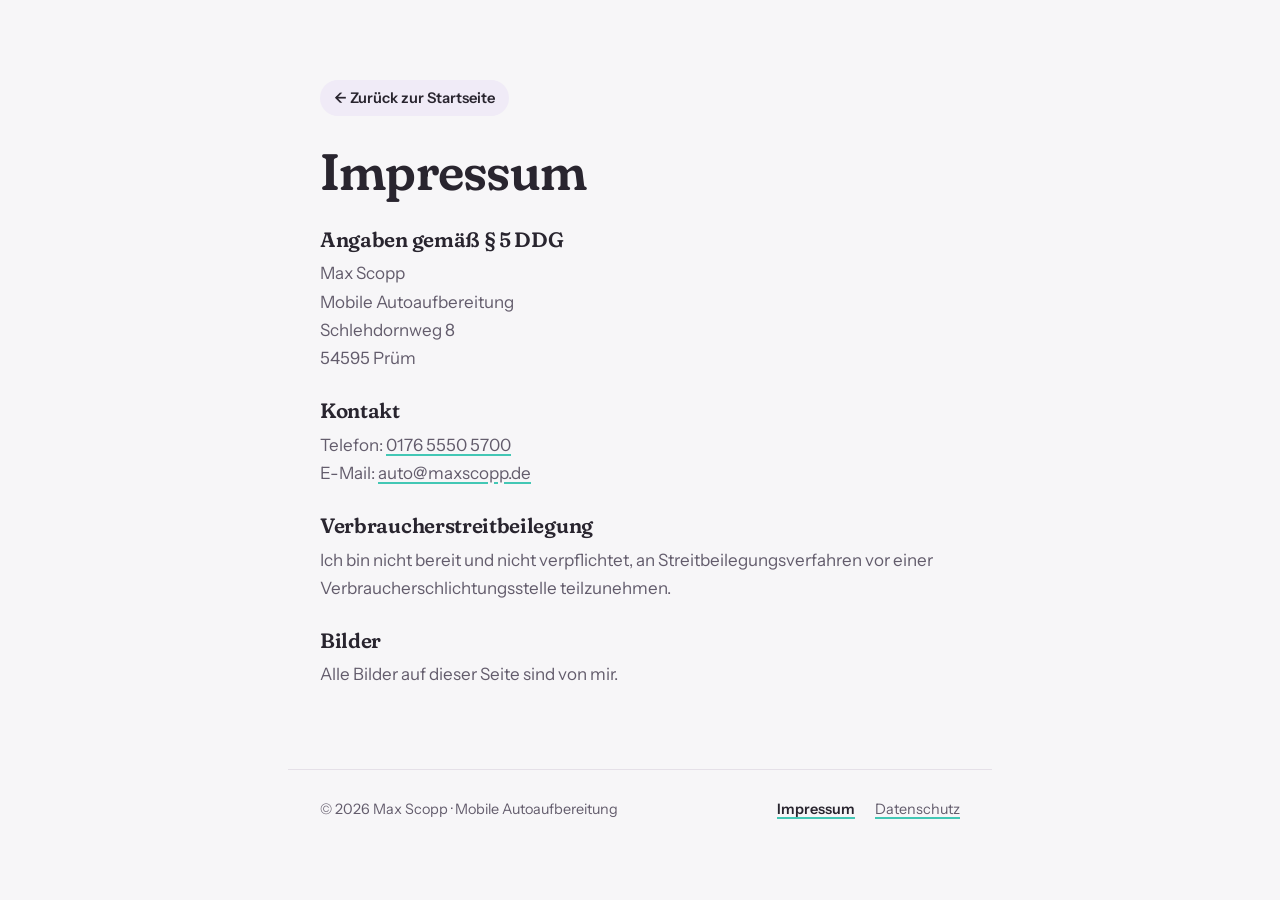
<file: impressum.html>
<!doctype html>
<html lang="de">
<head>
<meta charset="utf-8">
<meta name="viewport" content="width=device-width, initial-scale=1">
<title>Impressum · Max Scopp Autoaufbereitung</title>
<meta name="robots" content="noindex">
<link rel="icon" href="favicon.svg" type="image/svg+xml">
<script>
  try {
    var savedTheme = localStorage.getItem('theme');
    if (savedTheme === 'light' || savedTheme === 'dark') document.documentElement.setAttribute('data-theme', savedTheme);
  } catch (e) {}
</script>
<link rel="preconnect" href="https://fonts.googleapis.com">
<link rel="preconnect" href="https://fonts.gstatic.com" crossorigin>
<link rel="stylesheet" href="https://fonts.googleapis.com/css2?family=Fraunces:opsz,wght,SOFT@9..144,500..700,0..100&family=Instrument+Sans:wght@400..700&display=swap">
<link rel="stylesheet" href="site-theme.css">
<link rel="stylesheet" href="legal.css">
</head>
<body>
<main class="wrap">
  <a class="back" href="./">← Zurück zur Startseite</a>
  <h1>Impressum</h1>

  <section>
    <h2>Angaben gemäß § 5 DDG</h2>
    <p>
      Max Scopp<br>
      Mobile Autoaufbereitung<br>
      Schlehdornweg 8<br>
      54595 Prüm
    </p>
  </section>

  <section>
    <h2>Kontakt</h2>
    <p>
      Telefon: <a href="tel:+4917655505700">0176 5550 5700</a><br>
      E-Mail: <a href="mailto:auto@maxscopp.de">auto@maxscopp.de</a>
    </p>
  </section>

  <section>
    <h2>Verbraucherstreitbeilegung</h2>
    <p>Ich bin nicht bereit und nicht verpflichtet, an Streitbeilegungsverfahren vor einer Verbraucherschlichtungsstelle teilzunehmen.</p>
  </section>

  <section>
    <h2>Bilder</h2>
    <p>Alle Bilder auf dieser Seite sind von mir.</p>
  </section>
</main>
<footer class="wrap foot">
  <span>© 2026 Max Scopp · Mobile Autoaufbereitung</span>
  <nav aria-label="Rechtliches"><a href="impressum.html" aria-current="page">Impressum</a><a href="datenschutz.html">Datenschutz</a></nav>
</footer>
</body>
</html>
</file>
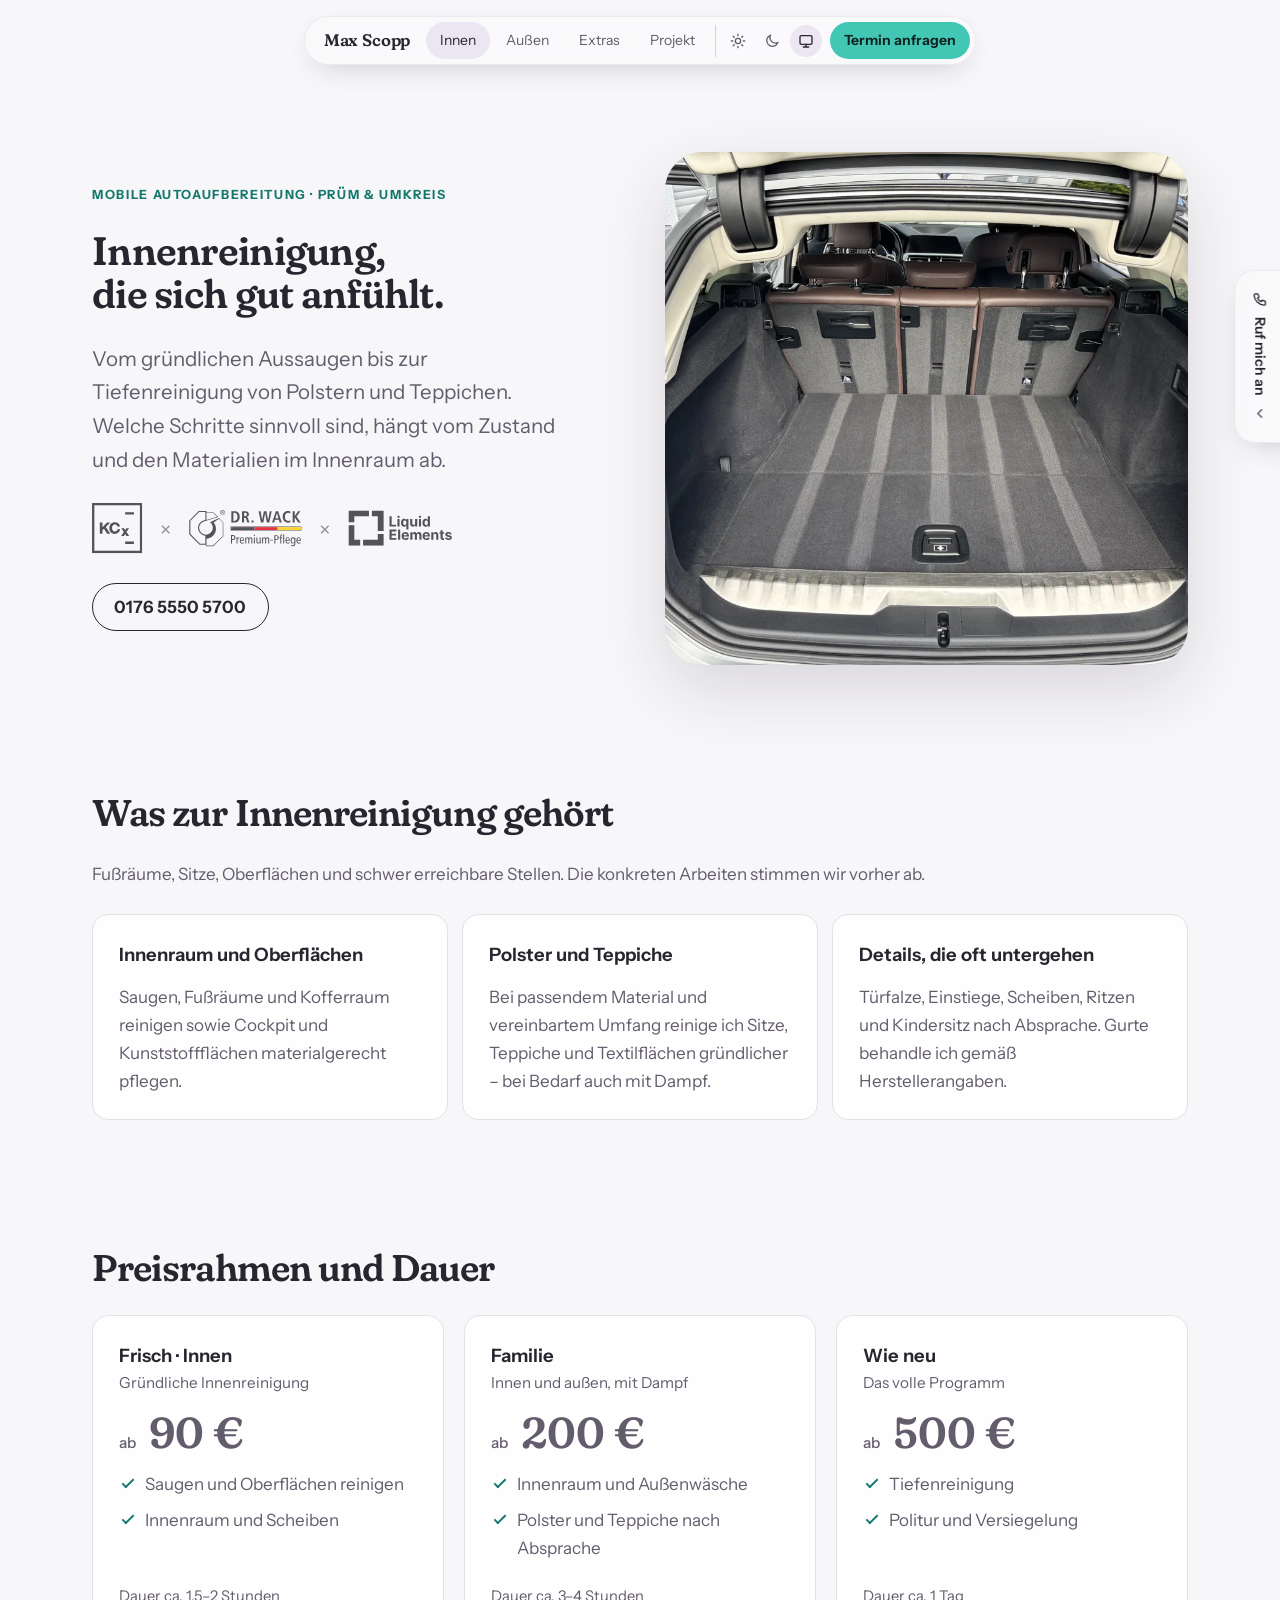
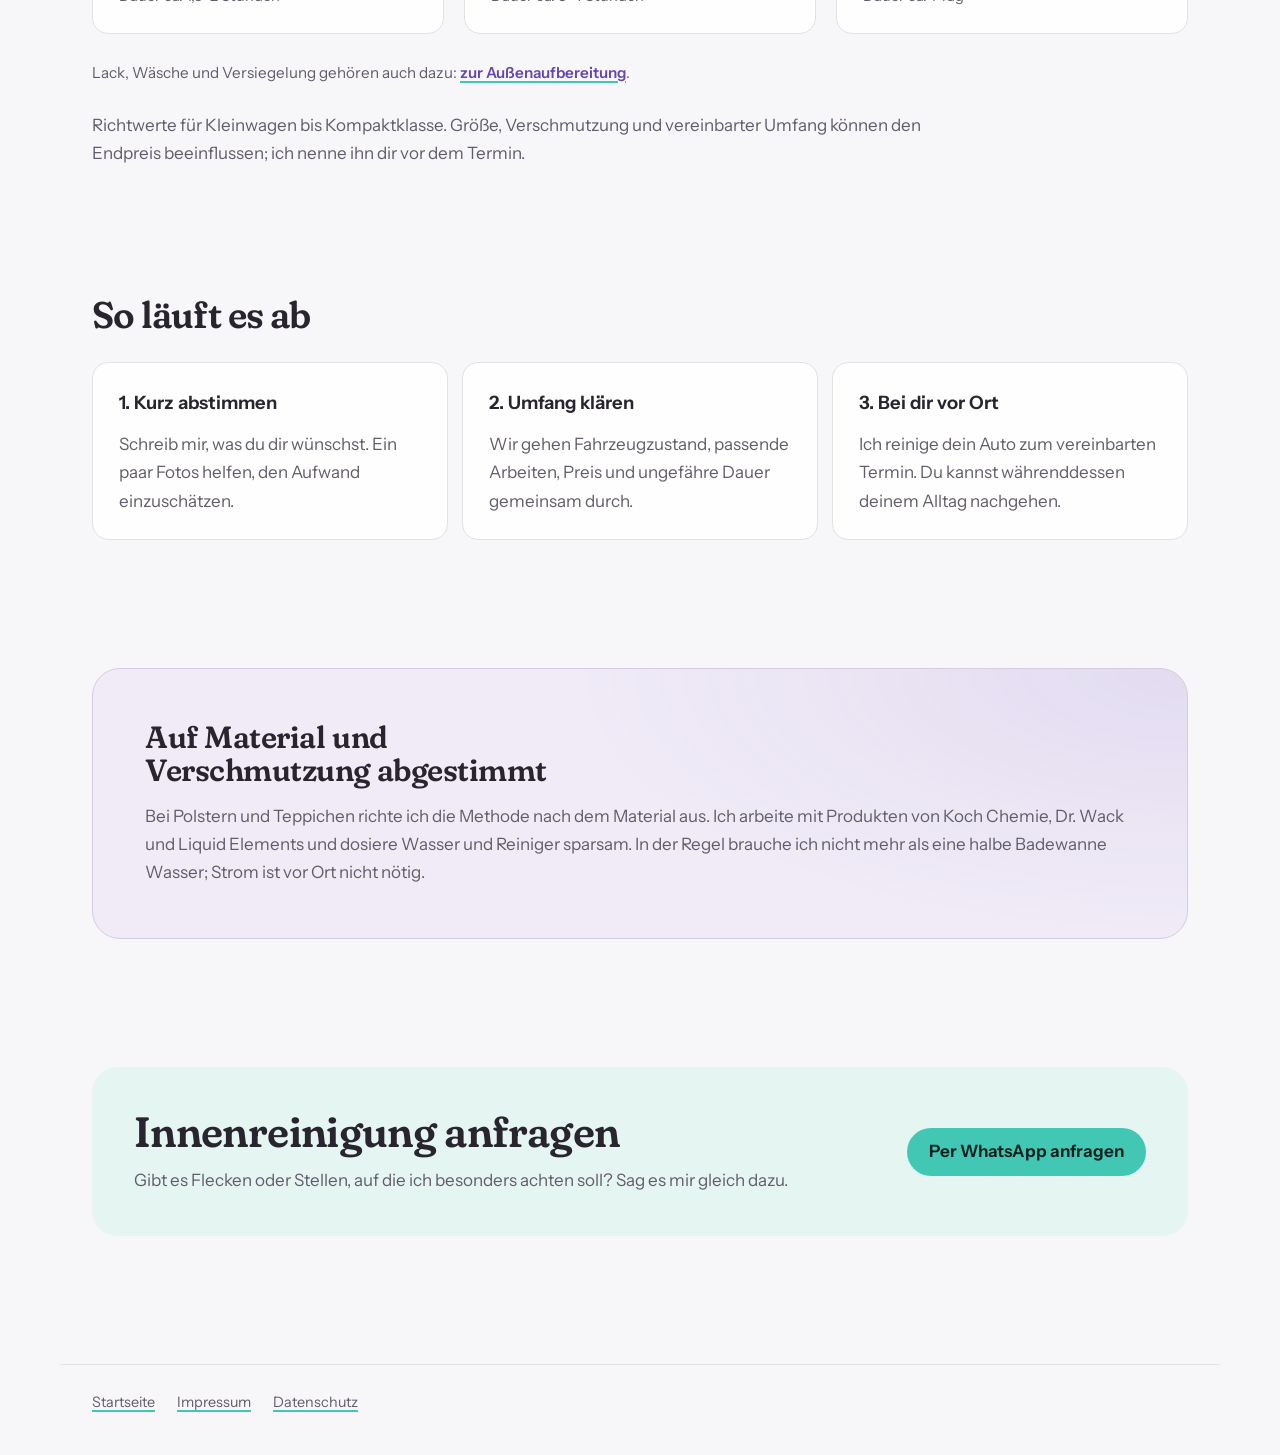
<file: innenreinigung.html>
<!doctype html>
<html lang="de">
<head>
<meta charset="utf-8">
<meta name="viewport" content="width=device-width, initial-scale=1">
<title>Mobile Innenreinigung in Prüm | Max Scopp</title>
<meta name="description" content="Mobile Innenreinigung in Prüm und Umgebung: Innenraum, Polster, Fußmatten und mehr. Umfang und Preis werden persönlich abgestimmt.">
<meta name="theme-color" content="#f7f6f8">
<link rel="canonical" href="https://auto.maxscopp.de/innenreinigung.html">
<meta property="og:type" content="website">
<meta property="og:locale" content="de_DE">
<meta property="og:site_name" content="Max Scopp Autoaufbereitung">
<meta property="og:url" content="https://auto.maxscopp.de/innenreinigung.html">
<meta property="og:title" content="Mobile Innenreinigung in Prüm | Max Scopp">
<meta property="og:description" content="Mobile Innenreinigung in Prüm und Umgebung: Innenraum, Polster, Fußmatten und mehr. Umfang und Preis werden persönlich abgestimmt.">
<meta property="og:image" content="https://auto.maxscopp.de/og.jpg">
<meta property="og:image:width" content="1200">
<meta property="og:image:height" content="630">
<meta name="twitter:card" content="summary_large_image">

<link rel="icon" href="favicon.svg" type="image/svg+xml">
<script>
  try {
    var savedTheme = localStorage.getItem('theme');
    if (savedTheme === 'light' || savedTheme === 'dark') document.documentElement.setAttribute('data-theme', savedTheme);
  } catch (e) {}
</script>
<link rel="preconnect" href="https://fonts.googleapis.com">
<link rel="preconnect" href="https://fonts.gstatic.com" crossorigin>
<link rel="stylesheet" href="https://fonts.googleapis.com/css2?family=Fraunces:opsz,wght,SOFT@9..144,500..700,0..100&family=Instrument+Sans:wght@400..700&display=swap">
<link rel="stylesheet" href="site-theme.css">
<link rel="stylesheet" href="site-components.css">
<link rel="stylesheet" href="legal.css">
<link rel="stylesheet" href="service.css">
<script src="service.js" defer></script>
</head>
<body>
<header class="top">
  <div class="bar lg">
    <a class="brand" href="index.html">Max Scopp</a>
    <nav class="nav" aria-label="Hauptmenü">
      <ul>
        <li><a href="innenreinigung.html" aria-current="page">Innen</a></li>
        <li><a href="aussenaufbereitung.html">Außen</a></li>
        <li><a href="zusatzleistungen.html">Extras</a></li>
        <li><a href="lea-bmw-aufbereitung.html">Projekt</a></li>
      </ul>
    </nav>
  <div class="theme" role="group" aria-label="Farbschema">
    <button type="button" value="light" aria-pressed="false" title="Hell" aria-label="Hell"><svg viewBox="0 0 24 24" fill="none" stroke="currentColor" stroke-width="2" stroke-linecap="round" aria-hidden="true"><circle cx="12" cy="12" r="4"/><path d="M12 2v2M12 20v2M4.9 4.9l1.4 1.4M17.7 17.7l1.4 1.4M2 12h2M20 12h2M4.9 19.1l1.4-1.4M17.7 6.3l1.4-1.4"/></svg></button>
    <button type="button" value="dark" aria-pressed="false" title="Dunkel" aria-label="Dunkel"><svg viewBox="0 0 24 24" fill="none" stroke="currentColor" stroke-width="2" stroke-linecap="round" aria-hidden="true"><path d="M20.5 14.5A8.5 8.5 0 0 1 9.5 3.5 8.5 8.5 0 1 0 20.5 14.5Z"/></svg></button>
    <button type="button" value="system" aria-pressed="true" title="System" aria-label="System"><svg viewBox="0 0 24 24" fill="none" stroke="currentColor" stroke-width="2" stroke-linecap="round" aria-hidden="true"><rect x="3" y="4" width="18" height="13" rx="2"/><path d="M8 21h8M12 17v4"/></svg></button>
  </div>
    <a class="bar-cta" href="https://wa.me/4917655505700?text=Hallo%20Max%2C%20ich%20m%C3%B6chte%20eine%20Innenreinigung%20anfragen.">Termin anfragen</a>
  </div>
</header>
<main class="wrap service-main">
  <section class="service-hero">
    <div class="service-copy">
      <p class="eyebrow">Mobile Autoaufbereitung · Prüm &amp; Umkreis</p>
      <h1>Innenreinigung, die sich gut anfühlt.</h1>
      <p class="lead">Vom gründlichen Aussaugen bis zur Tiefenreinigung von Polstern und Teppichen. Welche Schritte sinnvoll sind, hängt vom Zustand und den Materialien im Innenraum ab.</p>
      <svg xmlns="http://www.w3.org/2000/svg" width="459" height="64" viewBox="40 40 459 64" fill="none" class="brand-proof-lockup" role="img" aria-label="Koch Chemie × Dr. Wack × Liquid Elements"><g id="Partner logo lockup">
<g id="footer-logo-mark 1" clip-path="url(#clip0_1_4)">
<path id="Vector" d="M104 40V104H40V40H104ZM101.051 42.9504H42.9517V101.05H101.051V42.9491V42.9504ZM93.4106 89.1955V92.1446H82.2182V89.1955H93.4106ZM80.7834 72.2445L81.5872 73.4771C81.8138 73.8214 82.0314 74.1722 82.2477 74.519L82.2925 74.5946C82.5254 74.2234 82.7597 73.8483 83.0054 73.4758L83.8208 72.2445H87.1872L83.9974 77.0342L87.383 82.0544H83.9232L83.0554 80.7488C82.7738 80.3238 82.5024 79.913 82.2362 79.4944C81.9904 79.8835 81.7344 80.2726 81.472 80.672L80.5542 82.0544H77.1418L80.5414 77.0701L77.3414 72.2445H80.7846H80.7834ZM69.0931 64.6246C72.4429 64.6246 75.2179 66.4678 75.7734 69.9981H72.384C71.9488 68.3328 70.6778 67.5187 69.0931 67.5187C66.8122 67.5187 65.5437 69.2045 65.5437 72C65.5437 74.816 66.8122 76.48 69.0931 76.48C70.7571 76.48 72.1459 75.5098 72.4621 73.6256H75.8131C75.3779 77.3926 72.5619 79.3754 69.0931 79.3754C64.8883 79.3754 62.0544 76.5402 62.0544 72C62.0544 67.4598 64.7898 64.6246 69.0931 64.6246ZM53.2813 64.9421V71.049L59.1296 64.9421H63.2141L57.5437 70.7123L63.2141 79.0579H59.2499L55.1846 72.9523L53.2813 74.8365V79.0579H49.9315V64.9421H53.2813ZM93.4118 51.8733V54.8211H82.2195V51.872H93.4118V51.8733Z" fill-rule="evenodd" clip-rule="evenodd" fill="currentColor" />
</g>
<path id="Ã" d="M138.068 79.1364L128.455 69.5227L129.75 68.2273L139.364 77.8409L138.068 79.1364ZM129.75 79.1364L128.455 77.8409L138.068 68.2273L139.364 69.5227L129.75 79.1364Z" fill="currentColor" opacity="0.6" />
<path id="Ã_2" d="M341.058 79.1364L331.444 69.5227L332.74 68.2273L342.353 77.8409L341.058 79.1364ZM332.74 79.1364L331.444 77.8409L341.058 68.2273L342.353 69.5227L332.74 79.1364Z" fill="currentColor" opacity="0.6" />
<g id="liquid_elements 1" clip-path="url(#clip1_1_4)">
<g id="Group">
<g id="Group_2">
<g id="Group_3">
<g id="Group_4">
<path id="Vector_2" d="M427.676 67.8082H422.079V56.9882H419.319V70.0918H427.676V67.8082Z" fill="currentColor" />
<path id="Vector_3" d="M430.819 58.9976C431.223 58.9976 431.568 58.8621 431.855 58.5911C432.141 58.32 432.285 57.995 432.285 57.6149C432.285 57.2391 432.141 56.9162 431.855 56.6451C431.568 56.3741 431.223 56.2386 430.819 56.2386C430.415 56.2386 430.07 56.3741 429.783 56.6451C429.496 56.9162 429.352 57.2391 429.352 57.6149C429.352 57.995 429.496 58.32 429.783 58.5911C430.07 58.8621 430.416 58.9976 430.819 58.9976Z" fill="currentColor" />
<path id="Vector_4" d="M432.171 60.2651H429.455V70.0931H432.171V60.2651Z" fill="currentColor" />
<path id="Vector_5" d="M435.928 69.6738C436.53 70.0603 437.203 70.253 437.946 70.253C438.474 70.253 438.921 70.1651 439.288 69.9904C439.655 69.8157 439.956 69.5944 440.187 69.3287C440.419 69.0619 440.598 68.7919 440.726 68.5188H440.809V73.7785H443.518V60.2651H440.84V61.9156H440.725C440.606 61.651 440.433 61.381 440.205 61.1068C439.977 60.8315 439.679 60.6018 439.312 60.4154C438.944 60.2302 438.486 60.137 437.939 60.137C437.221 60.137 436.561 60.3233 435.96 60.6971C435.359 61.0708 434.878 61.6308 434.516 62.3793C434.154 63.1278 433.974 64.0648 433.974 65.1913C433.974 66.2881 434.149 67.2123 434.5 67.9651C434.851 68.7178 435.327 69.2874 435.928 69.6738ZM436.983 63.6816C437.14 63.2507 437.372 62.914 437.678 62.6705C437.984 62.427 438.361 62.3052 438.807 62.3052C439.245 62.3052 439.617 62.4227 439.923 62.6567C440.229 62.8918 440.463 63.2242 440.625 63.6551C440.786 64.086 440.867 64.5931 440.867 65.1775C440.867 65.7619 440.785 66.2712 440.621 66.7063C440.458 67.1414 440.224 67.4791 439.92 67.7205C439.616 67.9619 439.245 68.0815 438.807 68.0815C438.361 68.0815 437.985 67.9587 437.682 67.7131C437.378 67.4675 437.146 67.1266 436.986 66.6893C436.827 66.2521 436.747 65.7482 436.747 65.1764C436.747 64.6111 436.826 64.1124 436.983 63.6816Z" fill="currentColor" />
<path id="Vector_6" d="M447.279 69.7723C447.775 70.0709 448.351 70.2201 449.006 70.2201C449.742 70.2201 450.365 70.0455 450.878 69.695C451.389 69.3457 451.756 68.883 451.978 68.3071H452.08V70.092H454.688V60.2641H451.972V65.907C451.976 66.3463 451.889 66.7158 451.713 67.0144C451.537 67.3129 451.306 67.5384 451.021 67.6898C450.736 67.8412 450.431 67.9175 450.104 67.9175C449.589 67.9175 449.179 67.7491 448.874 67.4125C448.568 67.0758 448.413 66.6174 448.408 66.0372V60.2662H445.692V66.5231C445.696 67.2907 445.838 67.9503 446.116 68.4997C446.394 69.0492 446.782 69.4738 447.279 69.7723Z" fill="currentColor" />
<path id="Vector_7" d="M458.217 58.9976C458.621 58.9976 458.966 58.8621 459.253 58.5911C459.54 58.32 459.684 57.995 459.684 57.6149C459.684 57.2391 459.54 56.9162 459.253 56.6451C458.966 56.3741 458.621 56.2386 458.217 56.2386C457.813 56.2386 457.468 56.3741 457.182 56.6451C456.895 56.9162 456.751 57.2391 456.751 57.6149C456.751 57.995 456.895 58.32 457.182 58.5911C457.468 58.8621 457.814 58.9976 458.217 58.9976Z" fill="currentColor" />
<path id="Vector_8" d="M459.57 60.2651H456.853V70.0931H459.57V60.2651Z" fill="currentColor" />
<path id="Vector_9" d="M468.207 61.9154H468.123C468.004 61.6508 467.831 61.3808 467.603 61.1066C467.376 60.8313 467.078 60.6016 466.711 60.4153C466.343 60.23 465.885 60.1368 465.338 60.1368C464.619 60.1368 463.96 60.3231 463.359 60.6969C462.757 61.0706 462.276 61.6306 461.915 62.3792C461.553 63.1277 461.372 64.0646 461.372 65.1911C461.372 66.2879 461.548 67.2122 461.899 67.9649C462.249 68.7176 462.726 69.2872 463.327 69.6737C463.928 70.0601 464.601 70.2528 465.345 70.2528C465.872 70.2528 466.32 70.1649 466.687 69.9902C467.054 69.8155 467.355 69.5943 467.586 69.3285C467.818 69.0617 467.997 68.7918 468.125 68.5186H468.24V70.0929H470.917V56.9882H468.208V61.9154H468.207ZM468.019 66.7072C467.856 67.1423 467.621 67.48 467.318 67.7214C467.014 67.9628 466.642 68.0824 466.205 68.0824C465.759 68.0824 465.383 67.9596 465.079 67.714C464.775 67.4684 464.543 67.1275 464.384 66.6902C464.225 66.253 464.145 65.749 464.145 65.1773C464.145 64.6099 464.224 64.1112 464.381 63.6803C464.538 63.2494 464.77 62.9127 465.076 62.6692C465.382 62.4257 465.759 62.304 466.205 62.304C466.642 62.304 467.014 62.4215 467.321 62.6555C467.627 62.8905 467.861 63.2229 468.022 63.6538C468.184 64.0847 468.265 64.5919 468.265 65.1763C468.265 65.7628 468.183 66.272 468.019 66.7072Z" fill="currentColor" />
<path id="Vector_10" d="M422.079 81.5947H427.664V79.31H422.079V76.1878H428.116V73.9042H419.319V87.0078H428.142V84.7231H422.079V81.5947Z" fill="currentColor" />
<path id="Vector_11" d="M432.981 73.9042H430.265V87.0078H432.981V73.9042Z" fill="currentColor" />
<path id="Vector_12" d="M442.775 78.2938C442.357 77.8798 441.868 77.5696 441.309 77.3632C440.75 77.1567 440.148 77.053 439.502 77.053C438.541 77.053 437.706 77.2658 436.994 77.6924C436.282 78.1191 435.73 78.7141 435.34 79.4774C434.948 80.2408 434.753 81.1279 434.753 82.139C434.753 83.1755 434.948 84.0722 435.34 84.8292C435.731 85.5862 436.288 86.1706 437.013 86.5824C437.737 86.9943 438.604 87.1996 439.611 87.1996C440.418 87.1996 441.131 87.0747 441.75 86.8249C442.368 86.575 442.875 86.2256 443.267 85.7757C443.66 85.3257 443.92 84.7974 444.048 84.1919L441.536 84.0256C441.442 84.2734 441.307 84.4819 441.128 84.6524C440.949 84.8228 440.734 84.9509 440.484 85.0367C440.233 85.1225 439.957 85.1648 439.655 85.1648C439.201 85.1648 438.807 85.0685 438.476 84.8768C438.145 84.6852 437.888 84.4121 437.708 84.0574C437.528 83.7038 437.437 83.2835 437.437 82.7965V82.7901H444.105V82.0416C444.105 81.2052 443.987 80.4747 443.754 79.8501C443.52 79.2265 443.193 78.7067 442.775 78.2938ZM437.44 81.1025C437.457 80.75 437.547 80.426 437.711 80.1328C437.889 79.8152 438.137 79.5611 438.454 79.3716C438.77 79.182 439.135 79.0868 439.547 79.0868C439.942 79.0868 440.289 79.1736 440.589 79.3461C440.888 79.5187 441.124 79.7569 441.293 80.0597C441.463 80.3625 441.549 80.7098 441.549 81.1025H437.44Z" fill="currentColor" />
<path id="Vector_13" d="M457.02 77.0519C456.302 77.0519 455.68 77.2213 455.155 77.5601C454.63 77.8989 454.268 78.3499 454.069 78.9131H453.966C453.809 78.3414 453.495 77.8883 453.023 77.5538C452.552 77.2192 451.98 77.0519 451.308 77.0519C450.645 77.0519 450.076 77.2181 449.599 77.5506C449.123 77.883 448.783 78.3372 448.579 78.9131H448.464V77.179H445.876V87.007H448.592V81.1078C448.592 80.7458 448.661 80.4281 448.802 80.1582C448.942 79.8871 449.132 79.6765 449.372 79.5251C449.613 79.3737 449.883 79.2974 450.186 79.2974C450.632 79.2974 450.992 79.4404 451.266 79.7262C451.54 80.0121 451.677 80.3964 451.677 80.8781V87.008H454.31V81.0062C454.31 80.4948 454.448 80.0819 454.725 79.7686C455.001 79.4552 455.385 79.2985 455.879 79.2985C456.312 79.2985 456.673 79.4351 456.962 79.7082C457.251 79.9814 457.396 80.3911 457.396 80.9363V87.008H460.105V80.3985C460.105 79.3324 459.819 78.5076 459.247 77.9254C458.676 77.3431 457.934 77.0519 457.02 77.0519Z" fill="currentColor" />
<path id="Vector_14" d="M469.516 78.2938C469.097 77.8798 468.609 77.5696 468.05 77.3632C467.491 77.1567 466.888 77.053 466.243 77.053C465.282 77.053 464.446 77.2658 463.734 77.6924C463.022 78.1191 462.471 78.7141 462.08 79.4774C461.689 80.2408 461.494 81.1279 461.494 82.139C461.494 83.1755 461.689 84.0722 462.08 84.8292C462.472 85.5862 463.029 86.1706 463.753 86.5824C464.478 86.9943 465.344 87.1996 466.351 87.1996C467.158 87.1996 467.871 87.0747 468.491 86.8249C469.109 86.575 469.615 86.2256 470.007 85.7757C470.401 85.3257 470.66 84.7974 470.788 84.1919L468.276 84.0256C468.183 84.2734 468.048 84.4819 467.868 84.6524C467.69 84.8228 467.475 84.9509 467.225 85.0367C466.974 85.1225 466.697 85.1648 466.396 85.1648C465.941 85.1648 465.548 85.0685 465.216 84.8768C464.885 84.6852 464.629 84.4121 464.448 84.0574C464.268 83.7038 464.177 83.2835 464.177 82.7965V82.7901H470.845V82.0416C470.845 81.2052 470.728 80.4747 470.495 79.8501C470.261 79.2265 469.934 78.7067 469.516 78.2938ZM464.18 81.1025C464.197 80.75 464.287 80.426 464.452 80.1328C464.63 79.8152 464.878 79.5611 465.194 79.3716C465.511 79.182 465.876 79.0868 466.287 79.0868C466.683 79.0868 467.03 79.1736 467.329 79.3461C467.629 79.5187 467.864 79.7569 468.034 80.0597C468.204 80.3625 468.289 80.7098 468.289 81.1025H464.18Z" fill="currentColor" />
<path id="Vector_15" d="M480.043 77.4998C479.538 77.2012 478.944 77.0519 478.265 77.0519C477.538 77.0519 476.92 77.2192 476.409 77.5538C475.9 77.8883 475.536 78.3414 475.32 78.9131H475.205V77.179H472.616V87.007H475.332V81.3249C475.337 80.9024 475.417 80.5414 475.572 80.2408C475.727 79.9401 475.944 79.7103 476.222 79.5526C476.5 79.3948 476.822 79.3154 477.188 79.3154C477.732 79.3154 478.159 79.4848 478.47 79.8236C478.78 80.1624 478.933 80.6325 478.928 81.2349V87.0059H481.644V80.7489C481.644 79.9856 481.503 79.3271 481.223 78.7755C480.943 78.2239 480.55 77.7983 480.043 77.4998Z" fill="currentColor" />
<path id="Vector_16" d="M488.445 84.9116C488.318 84.9349 488.19 84.9466 488.062 84.9466C487.88 84.9466 487.72 84.9191 487.581 84.8629C487.443 84.8079 487.336 84.7105 487.26 84.5718C487.184 84.4331 487.145 84.2383 487.145 83.9863V79.2264H488.986V77.1788H487.145V74.8243H484.428V77.1788H483.09V79.2264H484.428V84.3452C484.424 84.9889 484.558 85.5225 484.83 85.9449C485.102 86.3674 485.483 86.6786 485.975 86.8787C486.465 87.0788 487.038 87.1667 487.693 87.1413C488.045 87.1286 488.345 87.0936 488.592 87.0354C488.839 86.9782 489.03 86.9274 489.166 86.8851L488.739 84.8566C488.671 84.8704 488.573 84.8884 488.445 84.9116Z" fill="currentColor" />
<path id="Vector_17" d="M498.289 82.247C497.822 81.8119 497.112 81.4964 496.159 81.3005L494.387 80.9427C493.933 80.8442 493.612 80.7151 493.424 80.552C493.237 80.39 493.144 80.1921 493.144 79.957C493.144 79.6627 493.288 79.4266 493.577 79.2498C493.866 79.073 494.221 78.9841 494.641 78.9841C494.956 78.9841 495.227 79.0359 495.455 79.1408C495.682 79.2456 495.866 79.3843 496.006 79.5568C496.147 79.7294 496.237 79.9231 496.281 80.1359L498.767 79.9824C498.648 79.0783 498.232 78.3637 497.52 77.8385C496.808 77.3134 495.835 77.0519 494.597 77.0519C493.76 77.0519 493.03 77.1758 492.407 77.4225C491.785 77.6702 491.302 78.0217 490.96 78.478C490.618 78.9343 490.446 79.4785 490.446 80.1095C490.446 80.8432 490.679 81.4466 491.145 81.9199C491.61 82.3931 492.321 82.7255 493.278 82.9182L494.974 83.257C495.399 83.3428 495.713 83.4645 495.917 83.6244C496.12 83.7843 496.225 83.9886 496.229 84.2353C496.225 84.5296 496.077 84.7699 495.786 84.9552C495.495 85.1405 495.111 85.2336 494.635 85.2336C494.151 85.2336 493.753 85.1299 493.443 84.9234C493.133 84.717 492.938 84.4152 492.857 84.0182L490.186 84.159C490.318 85.0971 490.767 85.8381 491.534 86.3823C492.301 86.9265 493.332 87.1986 494.629 87.1986C495.479 87.1986 496.23 87.0631 496.882 86.792C497.534 86.521 498.049 86.1431 498.425 85.656C498.802 85.1701 498.99 84.6048 498.99 83.96C498.99 83.2538 498.756 82.6821 498.289 82.247Z" fill="currentColor" />
<path id="Vector_18" d="M396.894 56.9924H404.368V75.7539H411.843V49.49H396.894V56.9924Z" fill="currentColor" />
<path id="Vector_19" d="M404.368 87.0071H385.676V94.5091H411.843V79.5051H404.368V87.0071Z" fill="currentColor" />
<path id="Vector_20" d="M374.464 68.2461H366.99V94.51H381.939V87.0076H374.464V68.2461Z" fill="currentColor" />
<path id="Vector_21" d="M374.464 56.992H393.156V49.49H366.99V64.494H374.464V56.992Z" fill="currentColor" />
</g>
</g>
</g>
</g>
</g>
<g id="Dr. Wack logo">
<path id="Vector_22" d="M306.349 70.7457V74.4819H276.7H247.024H217.348V70.7457H247.024H276.673H306.349ZM306.99 70.1052H306.349H276.673H247.024H217.348H216.707V70.7457V74.4819V75.1224H217.348H247.024H276.7H306.349H306.99V74.4819V70.7457V70.1052ZM217.641 50.4635H221.404C225.914 50.4635 228.316 52.892 228.316 57.6957C228.316 62.5528 225.434 64.9279 221.404 64.9279H217.641V50.4635ZM220.283 62.873H221.164C224.153 62.873 225.487 60.8448 225.487 57.669C225.487 54.4932 224.153 52.465 221.164 52.465H220.283V62.873ZM231.278 50.4635H235.788C238.35 50.4635 240.085 51.611 240.085 54.2798C240.085 56.1745 238.911 57.4288 237.283 57.669V57.7224C237.817 57.8025 238.43 58.0426 238.884 59.4037L240.779 64.9012H237.977L236.536 60.2043C236.189 59.0567 235.495 58.6831 234.534 58.6831H233.92V64.9012H231.278V50.4635ZM235.014 56.735C236.429 56.735 237.363 56.0144 237.363 54.5466C237.363 52.892 236.482 52.465 235.014 52.465H233.947V56.735H235.014ZM243.448 62.2058H245.929V64.9012H243.448V62.2058ZM260.767 53.0521H260.741L258.472 64.9012H255.35L252.441 50.4635H254.923L256.951 61.592H256.978L259.14 50.4635H262.369L264.53 61.592H264.557L266.665 50.4635H269.067L266.105 64.9012H262.929L260.767 53.0521ZM278.248 61.4319H273.284L272.243 64.9012H269.601L274.431 50.4635H277.313L281.957 64.9012H279.235L278.248 61.4319ZM277.687 59.4037L275.872 52.6518H275.846L273.871 59.4037H277.687ZM292.925 64.581C292.392 64.8745 291.111 65.088 289.803 65.088C285.426 65.088 283.158 61.8856 283.158 57.669C283.158 53.4524 285.4 50.25 289.723 50.25C291.191 50.25 292.392 50.6503 292.925 50.8638L292.765 53.239C292.232 52.9721 291.378 52.4383 290.043 52.4383C287.855 52.4383 285.96 53.9328 285.96 57.669C285.96 61.4052 287.855 62.8997 290.043 62.8997C291.324 62.8997 292.178 62.5794 292.765 62.1525L292.925 64.581ZM295.861 50.4635H298.503V56.5748H298.556L302.666 50.4635H305.709L300.798 57.2687L306.082 64.9012H302.88L298.53 58.1227H298.476V64.9012H295.834L295.861 50.4635ZM217.241 91.615V80.9402H219.829C221.671 80.9402 222.872 82.1411 222.872 83.9825C222.872 86.1442 221.564 87.1583 219.483 87.1583H218.548V91.615H217.241ZM219.269 86.0374C221.164 86.0374 221.511 85.05 221.511 84.0893C221.511 82.8883 220.977 82.0344 219.296 82.0344H218.575V86.0374H219.269ZM224.26 91.615V85.3969C224.26 85.05 224.206 84.1693 224.206 83.8224H225.434L225.487 85.05H225.514C225.914 84.1159 226.555 83.7156 227.702 83.7156V84.9966C227.542 84.9699 227.382 84.9433 227.222 84.9433C226.154 84.9433 225.54 85.9574 225.54 87.4252V91.615H224.26ZM233.573 91.2681C232.96 91.5617 232.159 91.7218 231.438 91.7218C229.437 91.7218 228.343 90.254 228.343 87.7187C228.343 85.2101 229.464 83.7156 231.305 83.7156C232.906 83.7156 234 84.9166 234 87.4785V88.0923H229.65C229.65 89.9071 230.344 90.7344 231.732 90.7344C232.292 90.7344 232.96 90.4675 233.493 90.0939L233.573 91.2681ZM232.746 87.1316C232.746 85.5304 232.266 84.7031 231.252 84.7031C230.291 84.7031 229.704 85.5304 229.677 87.1316H232.746ZM243.181 91.6417V86.2242C243.181 85.3436 242.78 84.8365 242.006 84.8365C241.046 84.8365 240.565 85.477 240.565 86.758V91.6417H239.284V86.2242C239.284 85.3436 238.884 84.8365 238.11 84.8365C237.149 84.8365 236.669 85.477 236.669 86.758V91.6417H235.415V85.4236C235.415 85.1034 235.361 84.0893 235.361 83.8491H236.589L236.642 84.9966H236.669C237.069 84.1159 237.71 83.7156 238.564 83.7156C239.391 83.7156 239.978 84.1426 240.379 84.9433C240.779 84.1693 241.366 83.7156 242.247 83.7156C243.661 83.7156 244.488 84.623 244.488 86.1709V91.615L243.181 91.6417ZM246.356 82.1678V80.6466H247.744V82.1678H246.356ZM246.41 91.6417V83.8491H247.691V91.6417H246.41ZM253.882 91.6417L253.829 90.4942C253.402 91.4015 252.761 91.7752 251.881 91.7752C250.413 91.7752 249.639 90.8678 249.639 89.3199V83.8758H250.92V88.9463C250.92 90.0405 251.32 90.681 252.174 90.681C253.242 90.681 253.802 89.8804 253.802 88.5994V83.8758H255.083V90.0939C255.083 90.4675 255.136 91.3482 255.136 91.6684L253.882 91.6417ZM264.664 91.6417V86.2242C264.664 85.3436 264.263 84.8365 263.49 84.8365C262.529 84.8365 262.048 85.477 262.048 86.758V91.6417H260.767V86.2242C260.767 85.3436 260.367 84.8365 259.593 84.8365C258.633 84.8365 258.152 85.477 258.152 86.758V91.6417H256.871V85.4236C256.871 85.1034 256.818 84.0893 256.818 83.8491H258.045L258.099 84.9966H258.125C258.526 84.1159 259.166 83.7156 260.02 83.7156C260.848 83.7156 261.435 84.1426 261.835 84.9433C262.235 84.1693 262.822 83.7156 263.703 83.7156C265.117 83.7156 265.945 84.623 265.945 86.1709V91.615L264.664 91.6417ZM267.466 87.9055V86.8114H270.722V87.9055H267.466ZM272.483 91.6684V80.9936H275.072C276.913 80.9936 278.114 82.1945 278.114 84.0359C278.114 86.1975 276.806 87.2117 274.725 87.2117H273.791V91.6684H272.483ZM274.511 86.1175C276.406 86.1175 276.753 85.1301 276.753 84.1693C276.753 82.9684 276.219 82.1144 274.538 82.1144H273.817V86.1175H274.511ZM280.036 91.6684V84.9166H278.808V83.8758H280.036V82.0877C280.036 80.8067 280.676 80.0328 281.957 80.0328C282.304 80.0328 282.651 80.0862 282.944 80.1663V81.2604C282.784 81.127 282.517 81.0736 282.224 81.0736C281.557 81.0736 281.29 81.4205 281.29 82.1945V83.8758H282.678V84.9166H281.29V91.6684H280.036ZM283.798 91.6684V80.2196H285.079V91.6684H283.798ZM291.885 91.3215C291.271 91.615 290.47 91.7752 289.75 91.7752C287.748 91.7752 286.654 90.3074 286.654 87.7721C286.654 85.2635 287.775 83.769 289.616 83.769C291.217 83.769 292.312 84.9699 292.312 87.5586V88.1724H287.962C287.962 89.9871 288.656 90.8144 290.043 90.8144C290.604 90.8144 291.271 90.5475 291.805 90.1739L291.885 91.3215ZM291.057 87.185C291.057 85.5837 290.577 84.7564 289.563 84.7564C288.602 84.7564 288.015 85.5837 287.988 87.185H291.057ZM298.049 90.4942H298.023C297.516 91.3748 296.875 91.8018 295.994 91.8018C294.313 91.8018 293.352 90.3607 293.352 87.7988C293.352 85.2101 294.34 83.7957 296.155 83.7957C296.929 83.7957 297.622 84.2761 298.049 85.0233H298.076L298.129 83.9025H299.357C299.357 84.2227 299.304 84.8098 299.304 85.2368V92.0954C299.304 93.9368 297.969 95.0844 296.021 95.0844C295.407 95.0844 294.313 94.8442 293.779 94.604L293.833 93.2963C294.473 93.6966 295.301 93.9635 295.968 93.9635C297.382 93.9635 298.103 93.1629 298.103 91.7485L298.049 90.4942ZM297.996 87.7988C297.996 85.8239 297.489 84.8365 296.288 84.8365C295.194 84.8365 294.607 85.7705 294.607 87.7988C294.607 89.7736 295.14 90.761 296.288 90.761C297.436 90.761 297.969 89.7736 297.996 87.7988ZM305.842 91.3482C305.228 91.6417 304.428 91.8018 303.707 91.8018C301.706 91.8018 300.611 90.334 300.611 87.7988C300.611 85.2902 301.732 83.7957 303.574 83.7957C305.175 83.7957 306.269 84.9966 306.269 87.5853V88.1991H301.919C301.919 90.0138 302.613 90.8411 304.001 90.8411C304.561 90.8411 305.228 90.5742 305.762 90.2006L305.842 91.3482ZM304.988 87.2117C304.988 85.6104 304.508 84.7831 303.494 84.7831C302.533 84.7831 301.946 85.6104 301.919 87.2117H304.988ZM201.896 59.1101L190.367 64.5009C190.367 64.5009 190.527 64.6077 190.954 64.9813C192.929 66.6626 194.023 69.011 194.023 71.6531C194.023 76.3767 190.02 80.3798 185.27 80.4064C180.733 80.4064 176.57 76.2432 176.57 71.6531C176.57 69.7583 177.263 67.9436 178.571 66.4224C179.825 64.9546 181.213 64.154 183.482 63.3801L185.376 62.7663L185.537 62.7129L200.748 57.7491L194.984 51.958H185.99V50.1699H176.089L164 62.2325V80.1396L177.183 93.2963H185.19V95.0844H194.663L207.393 82.3279V64.7144L201.896 59.1101ZM194.637 52.6785L199.334 57.3755L185.963 61.7255V52.6785H194.637ZM177.771 91.8552L165.414 79.5258V62.7929L176.676 51.5577H184.576V61.512L183.108 61.9923C180.92 62.5794 178.945 63.8071 177.504 65.4883C175.983 67.2764 175.155 69.4113 175.155 71.6531C175.155 74.215 176.276 76.777 178.198 78.7251C179.959 80.4865 182.227 81.5807 184.522 81.7675V91.8819L177.771 91.8552ZM206.699 81.981L194.37 94.2837H185.99V85.5304C189.086 85.3436 191.995 84.0626 194.263 81.7942C196.692 79.3656 198.053 76.1899 198.053 72.8273C198.053 69.9451 197.012 67.1429 195.144 64.8212L201.869 60.1509L206.753 65.008L206.699 81.981ZM206.513 55.0003C204.991 55.0003 203.71 53.7727 203.71 52.2248C203.71 50.677 204.991 49.4494 206.513 49.4494C208.034 49.4494 209.315 50.677 209.315 52.2248C209.341 53.7727 208.034 55.0003 206.513 55.0003ZM206.513 55.5074C208.354 55.5074 209.822 54.0396 209.822 52.2248C209.822 50.4101 208.354 48.9156 206.513 48.9156C204.671 48.9156 203.203 50.3834 203.203 52.2248C203.203 54.0663 204.671 55.5074 206.513 55.5074ZM206.993 52.3316C207.633 52.3049 208.14 52.038 208.14 51.3442C208.14 50.5702 207.5 50.3834 206.86 50.3834H205.285V53.9862H205.792V52.3316H206.406L207.5 53.9862H208.114L206.993 52.3316ZM205.792 51.8245V50.8905H206.753C207.153 50.8905 207.633 50.9439 207.633 51.3442C207.633 51.9313 206.833 51.8245 206.406 51.8245H205.792Z" fill="currentColor" />
<path id="Rectangle" d="M276.7 70.7457H247.024V74.4819H276.7V70.7457Z" fill="#E3000F" />
<path id="Rectangle_1_" d="M246.997 70.7457H217.321V74.4819H246.997V70.7457Z" fill="currentColor" />
<path id="Rectangle_2_" d="M306.349 70.7457H276.673V74.4819H306.349V70.7457Z" fill="#FFCC00" />
</g>
</g>
<defs>
<clipPath id="clip0_1_4">
<rect width="64" height="64" fill="white" transform="translate(40 40)" />
</clipPath>
<clipPath id="clip1_1_4">
<rect width="132" height="45.02" fill="white" transform="translate(366.99 49.49)" />
</clipPath>
</defs>
</svg>
      <div class="service-actions">
        <a class="btn btn-line" href="tel:+4917655505700">0176 5550 5700</a>
      </div>
    </div>
    <button class="service-hero-image gallery-trigger" type="button" data-full="images/projects/bmw-1er-innenraum.webp" data-caption="Innenraum von Leas BMW 1er" aria-label="Innenraumfoto groß ansehen">
      <img src="images/projects/thumbnails/bmw-1er-innenraum.webp" alt="Innenraum eines BMW 1er aus dem Projekt von Lea" width="1200" height="900" fetchpriority="high">
      <span class="image-hint" aria-hidden="true">Bild groß ansehen</span>
    </button>
  </section>

  <section class="service-section">
    <h2>Was zur Innenreinigung gehört</h2>
    <p>Fußräume, Sitze, Oberflächen und schwer erreichbare Stellen. Die konkreten Arbeiten stimmen wir vorher ab.</p>
    <div class="service-grid">
      <article class="service-card"><h3>Innenraum und Oberflächen</h3><p>Saugen, Fußräume und Kofferraum reinigen sowie Cockpit und Kunststoffflächen materialgerecht pflegen.</p></article>
      <article class="service-card"><h3>Polster und Teppiche</h3><p>Bei passendem Material und vereinbartem Umfang reinige ich Sitze, Teppiche und Textilflächen gründlicher – bei Bedarf auch mit Dampf.</p></article>
      <article class="service-card"><h3>Details, die oft untergehen</h3><p>Türfalze, Einstiege, Scheiben, Ritzen und Kindersitz nach Absprache. Gurte behandle ich gemäß Herstellerangaben.</p></article>
    </div>
  </section>

  <section class="service-section">
    <h2>Preisrahmen und Dauer</h2>
    <div class="plans">
      <article class="plan">
        <div class="plan-name"><h3>Frisch · Innen</h3><p>Gründliche Innenreinigung</p></div>
        <p class="price"><small>ab</small> 90&nbsp;€</p>
        <ul class="ticks"><li>Saugen und Oberflächen reinigen</li><li>Innenraum und Scheiben</li></ul>
        <p class="plan-foot">Dauer ca. 1,5–2 Stunden</p>
      </article>
      <article class="plan">
        <div class="plan-name"><h3>Familie</h3><p>Innen und außen, mit Dampf</p></div>
        <p class="price"><small>ab</small> 200&nbsp;€</p>
        <ul class="ticks"><li>Innenraum und Außenwäsche</li><li>Polster und Teppiche nach Absprache</li></ul>
        <p class="plan-foot">Dauer ca. 3–4 Stunden</p>
      </article>
      <article class="plan">
        <div class="plan-name"><h3>Wie neu</h3><p>Das volle Programm</p></div>
        <p class="price"><small>ab</small> 500&nbsp;€</p>
        <ul class="ticks"><li>Tiefenreinigung</li><li>Politur und Versiegelung</li></ul>
        <p class="plan-foot">Dauer ca. 1 Tag</p>
      </article>
    </div>
    <p class="plan-more">Lack, Wäsche und Versiegelung gehören auch dazu: <a href="aussenaufbereitung.html">zur Außenaufbereitung</a>.</p>
    <p>Richtwerte für Kleinwagen bis Kompaktklasse. Größe, Verschmutzung und vereinbarter Umfang können den Endpreis beeinflussen; ich nenne ihn dir vor dem Termin.</p>
  </section>

  <section class="service-section">
    <h2>So läuft es ab</h2>
    <div class="service-grid">
      <article class="service-card"><h3>1. Kurz abstimmen</h3><p>Schreib mir, was du dir wünschst. Ein paar Fotos helfen, den Aufwand einzuschätzen.</p></article>
      <article class="service-card"><h3>2. Umfang klären</h3><p>Wir gehen Fahrzeugzustand, passende Arbeiten, Preis und ungefähre Dauer gemeinsam durch.</p></article>
      <article class="service-card"><h3>3. Bei dir vor Ort</h3><p>Ich reinige dein Auto zum vereinbarten Termin. Du kannst währenddessen deinem Alltag nachgehen.</p></article>
    </div>
  </section>

  <aside class="service-note">
    <h2>Auf Material und Verschmutzung abgestimmt</h2>
    <p>Bei Polstern und Teppichen richte ich die Methode nach dem Material aus. Ich arbeite mit Produkten von Koch Chemie, Dr. Wack und Liquid Elements und dosiere Wasser und Reiniger sparsam. In der Regel brauche ich nicht mehr als eine halbe Badewanne Wasser; Strom ist vor Ort nicht nötig.</p>
  </aside>

  <section class="service-contact">
    <div><h2>Innenreinigung anfragen</h2><p>Gibt es Flecken oder Stellen, auf die ich besonders achten soll? Sag es mir gleich dazu.</p></div>
    <a class="btn btn-teal" href="https://wa.me/4917655505700?text=Hallo%20Max%2C%20ich%20m%C3%B6chte%20eine%20Innenreinigung%20anfragen.">Per WhatsApp anfragen</a>
  </section>
</main>
<footer class="wrap service-footer">
  <nav aria-label="Rechtliches"><a href="./">Startseite</a><a href="impressum.html">Impressum</a><a href="datenschutz.html">Datenschutz</a></nav>
</footer>
<aside class="callbar lg" aria-label="Schnell Kontakt aufnehmen">
  <button class="callbar-tab" type="button" aria-expanded="false" aria-controls="callbar-body">
    <svg viewBox="0 0 24 24" fill="none" stroke="currentColor" stroke-width="2" stroke-linejoin="round" aria-hidden="true"><path d="M5 3h4l2 5-2.5 1.5a11 11 0 0 0 6 6L16 13l5 2v4a2 2 0 0 1-2 2A17 17 0 0 1 3 5a2 2 0 0 1 2-2"/></svg>
    Ruf mich an
    <svg class="chev" viewBox="0 0 24 24" fill="none" stroke="currentColor" stroke-width="2.4" stroke-linecap="round" stroke-linejoin="round" aria-hidden="true"><path d="M15 6l-6 6 6 6"/></svg>
  </button>
  <div class="callbar-body" id="callbar-body">
    <a class="btn btn-teal btn-sm" href="tel:+4917655505700"><svg viewBox="0 0 24 24" fill="none" stroke="currentColor" stroke-width="2" stroke-linejoin="round" aria-hidden="true"><path d="M5 3h4l2 5-2.5 1.5a11 11 0 0 0 6 6L16 13l5 2v4a2 2 0 0 1-2 2A17 17 0 0 1 3 5a2 2 0 0 1 2-2"/></svg><span class="long">0176 5550 5700</span><span class="short">Anrufen</span></a>
    <a class="btn btn-line btn-sm" href="https://wa.me/4917655505700">WhatsApp</a>
    <a class="btn btn-line btn-sm mail" href="mailto:auto@maxscopp.de">E-Mail</a>
  </div>
</aside>
</body>
</html>
</file>
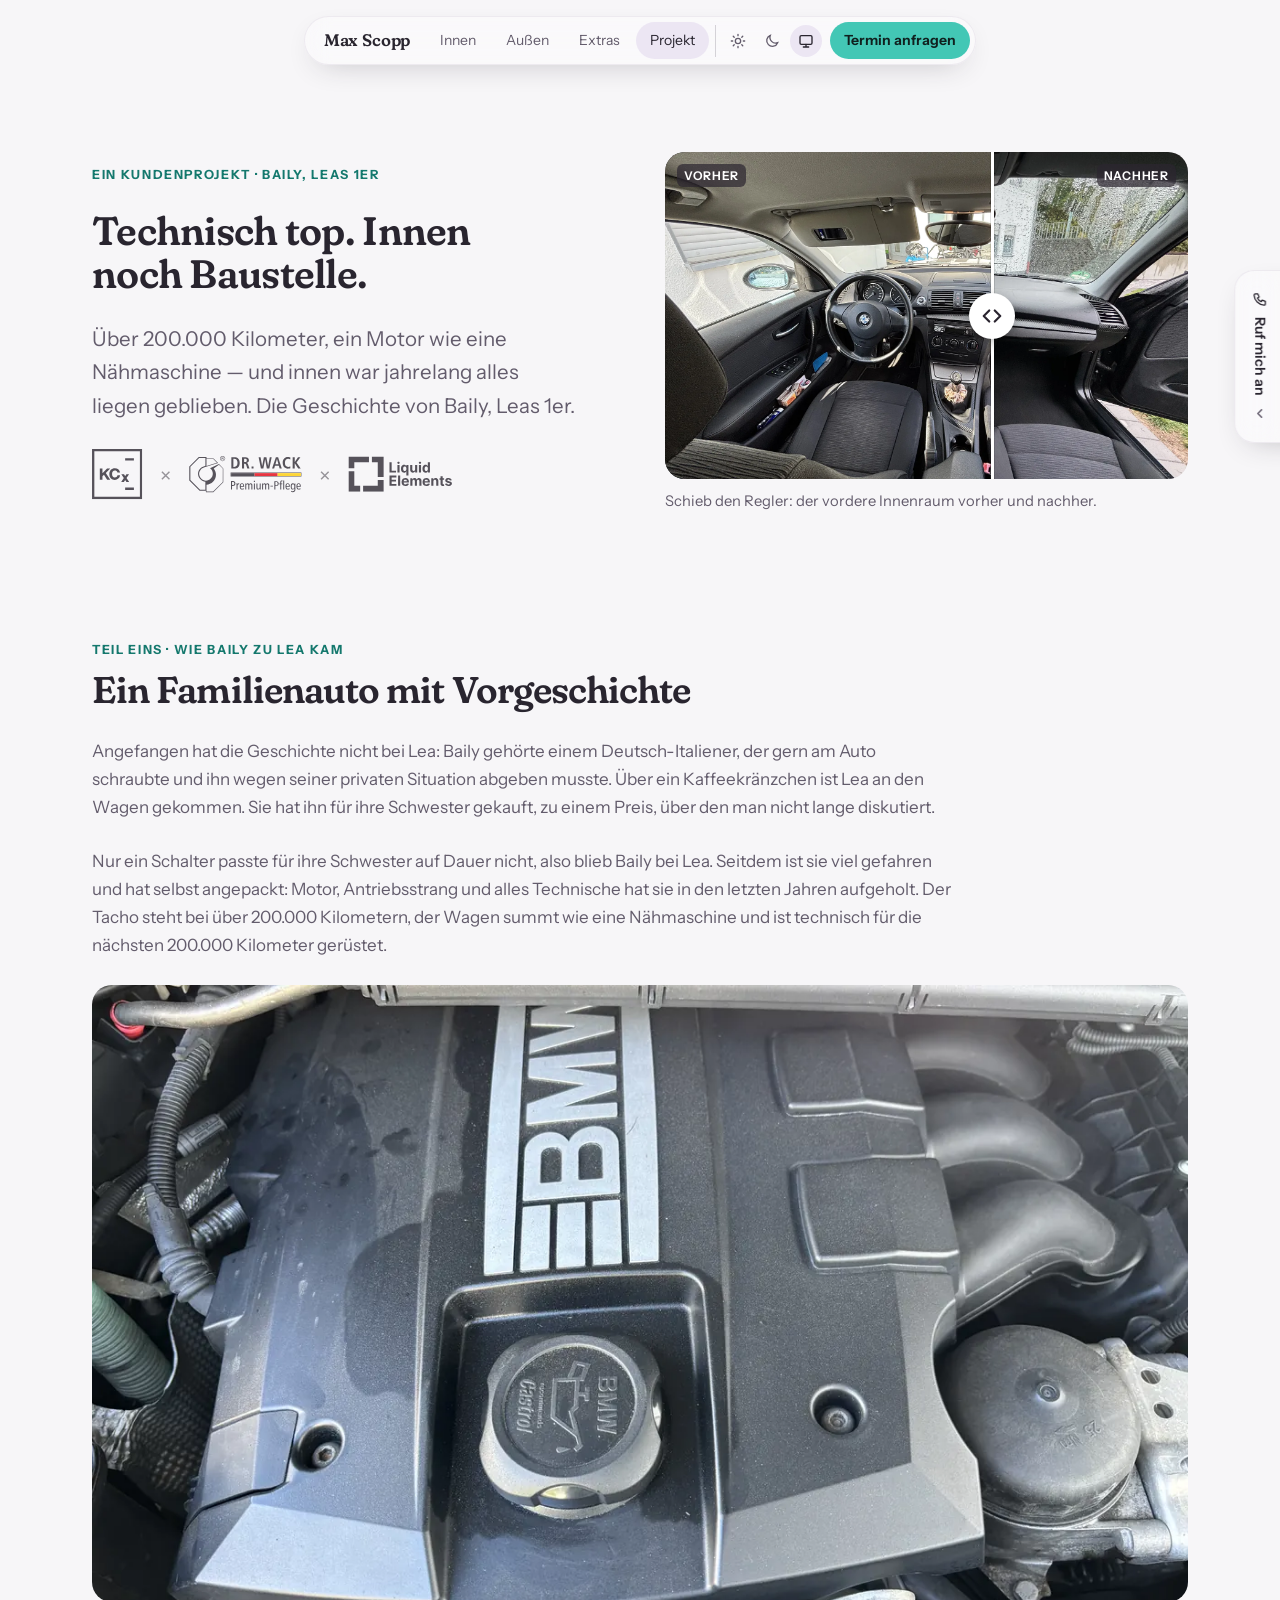
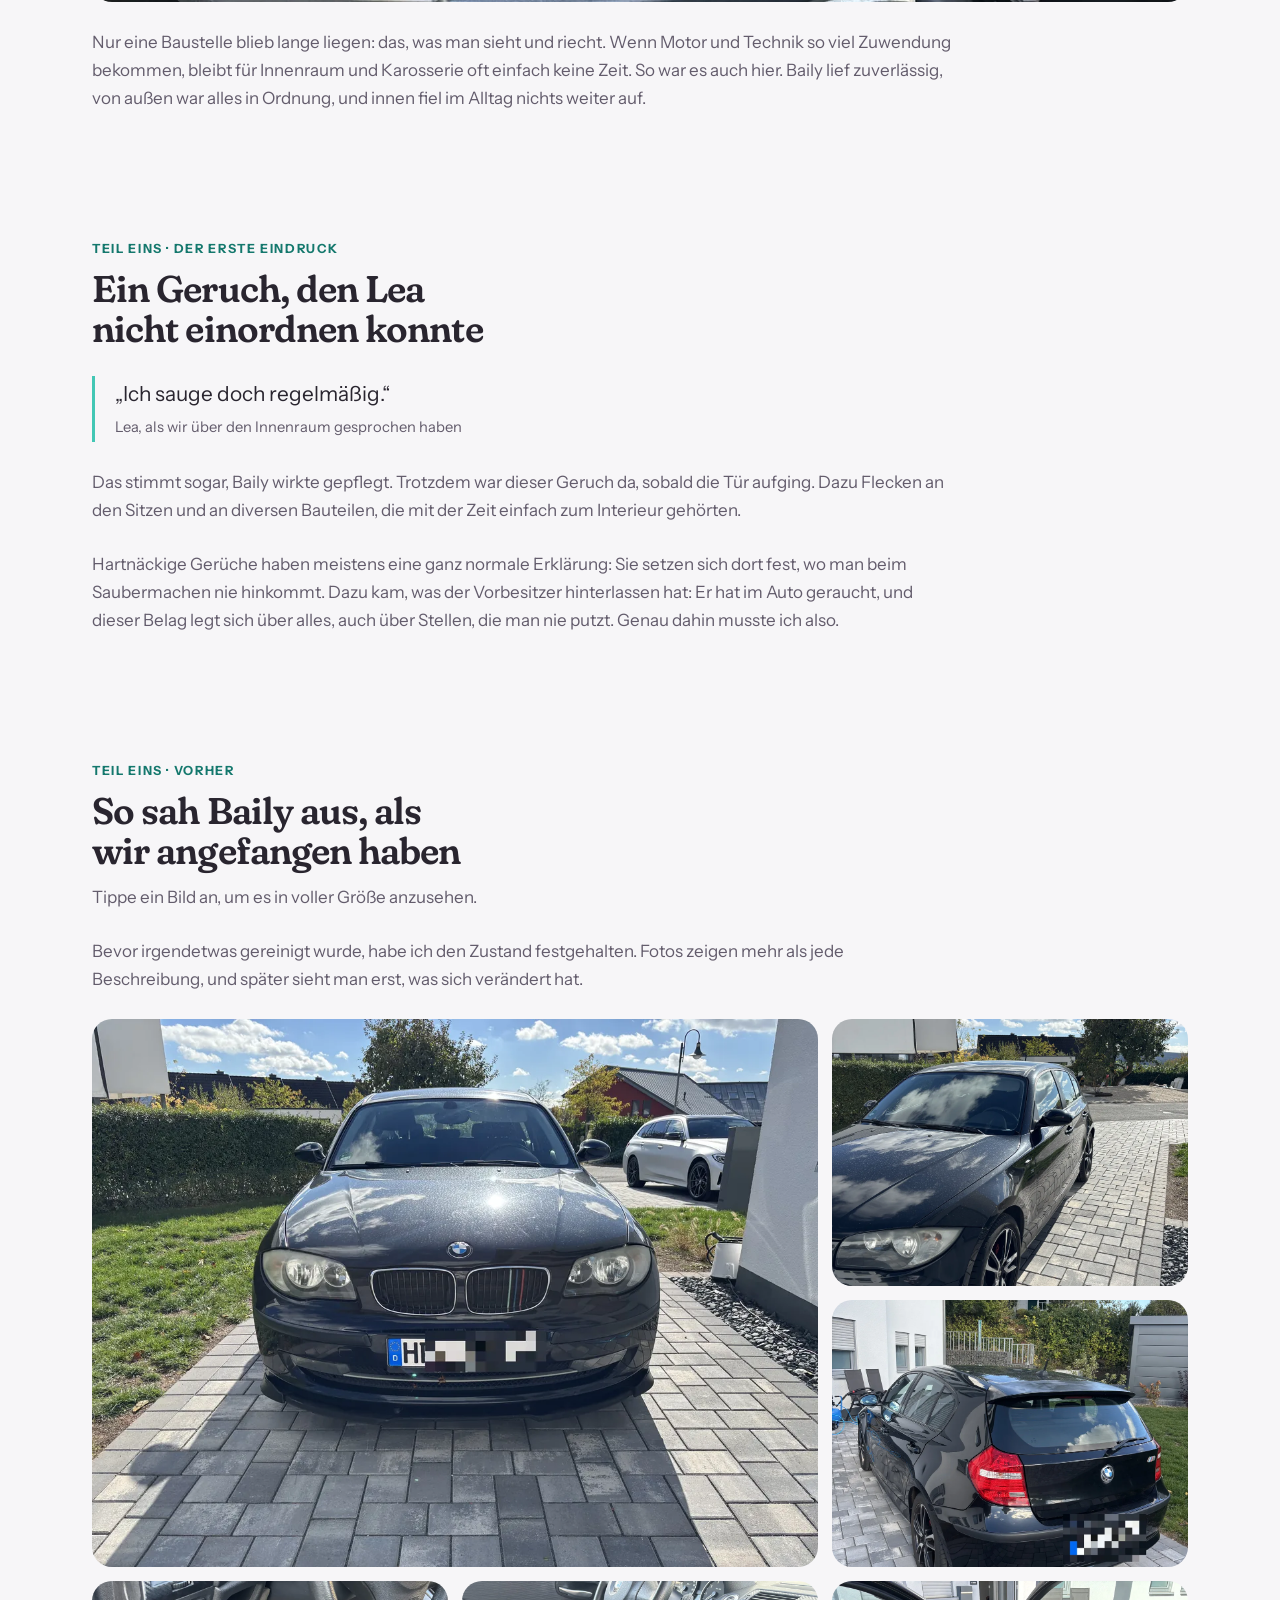
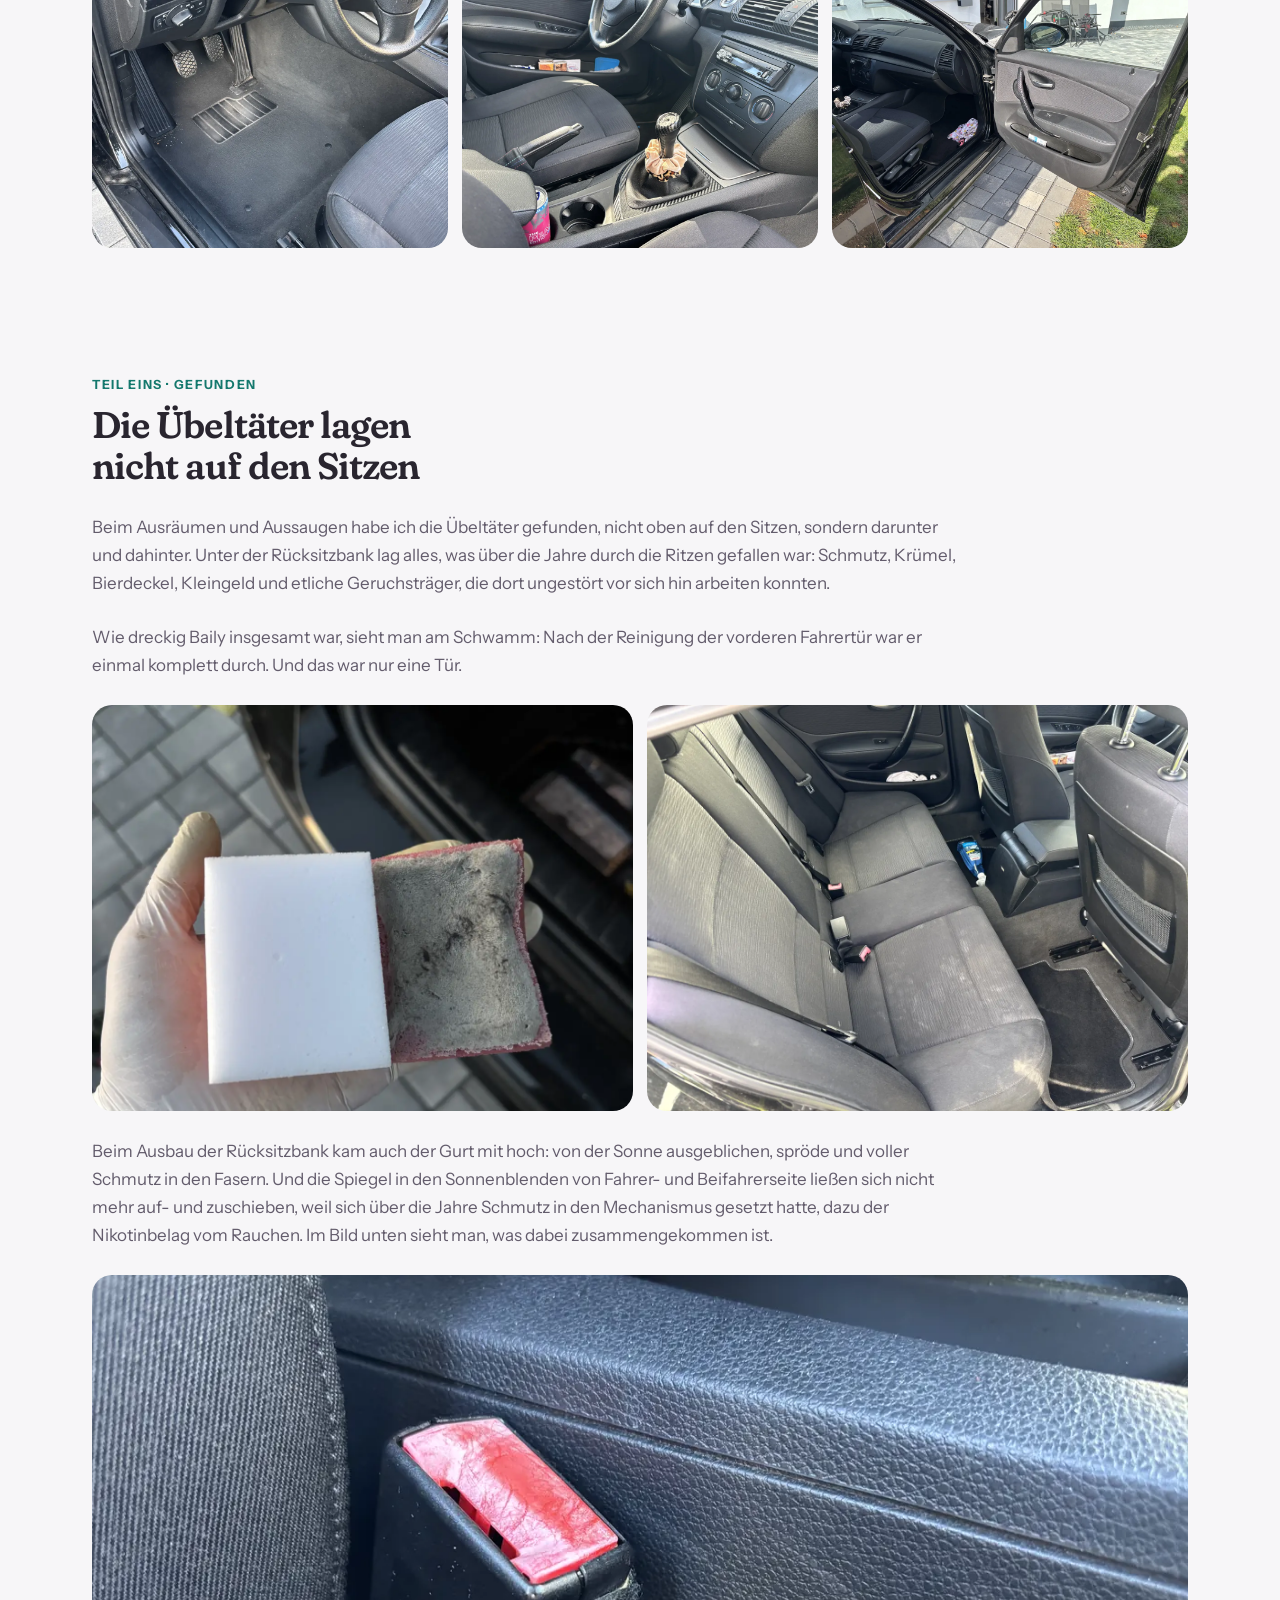
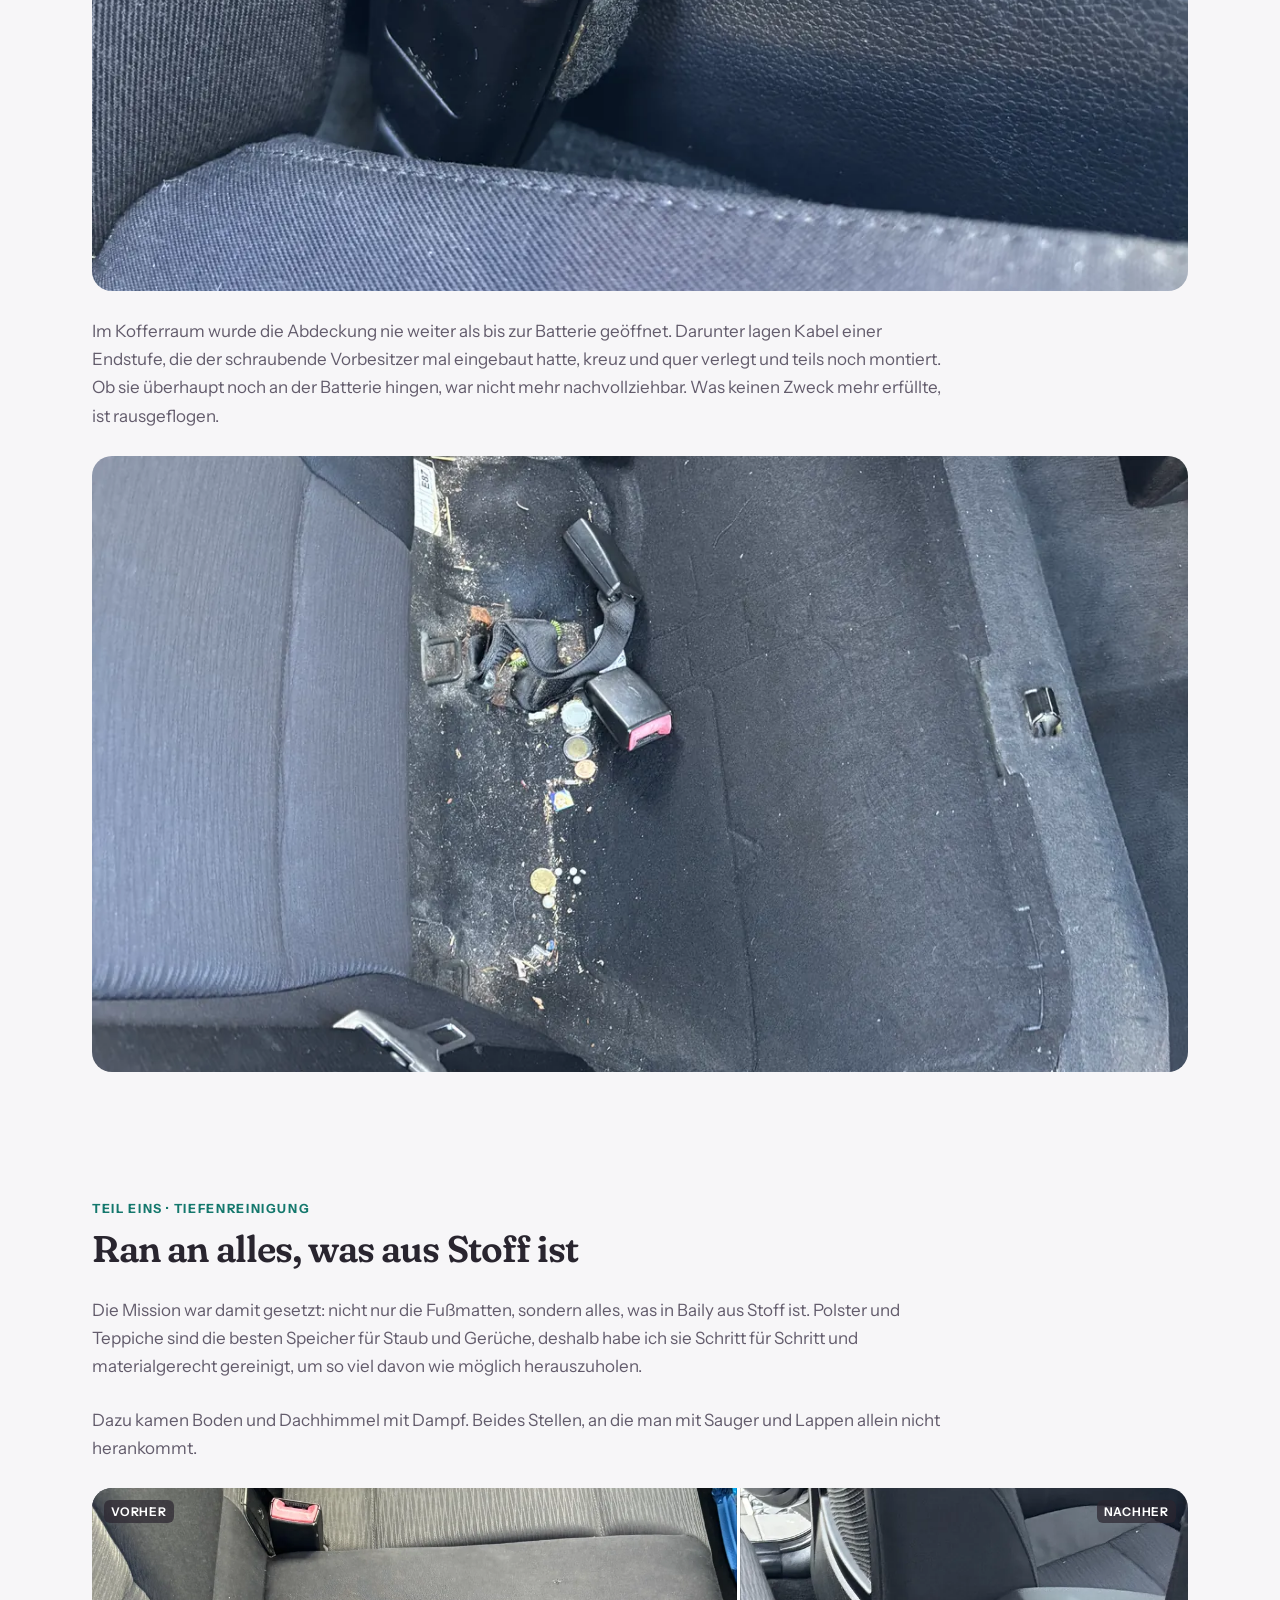
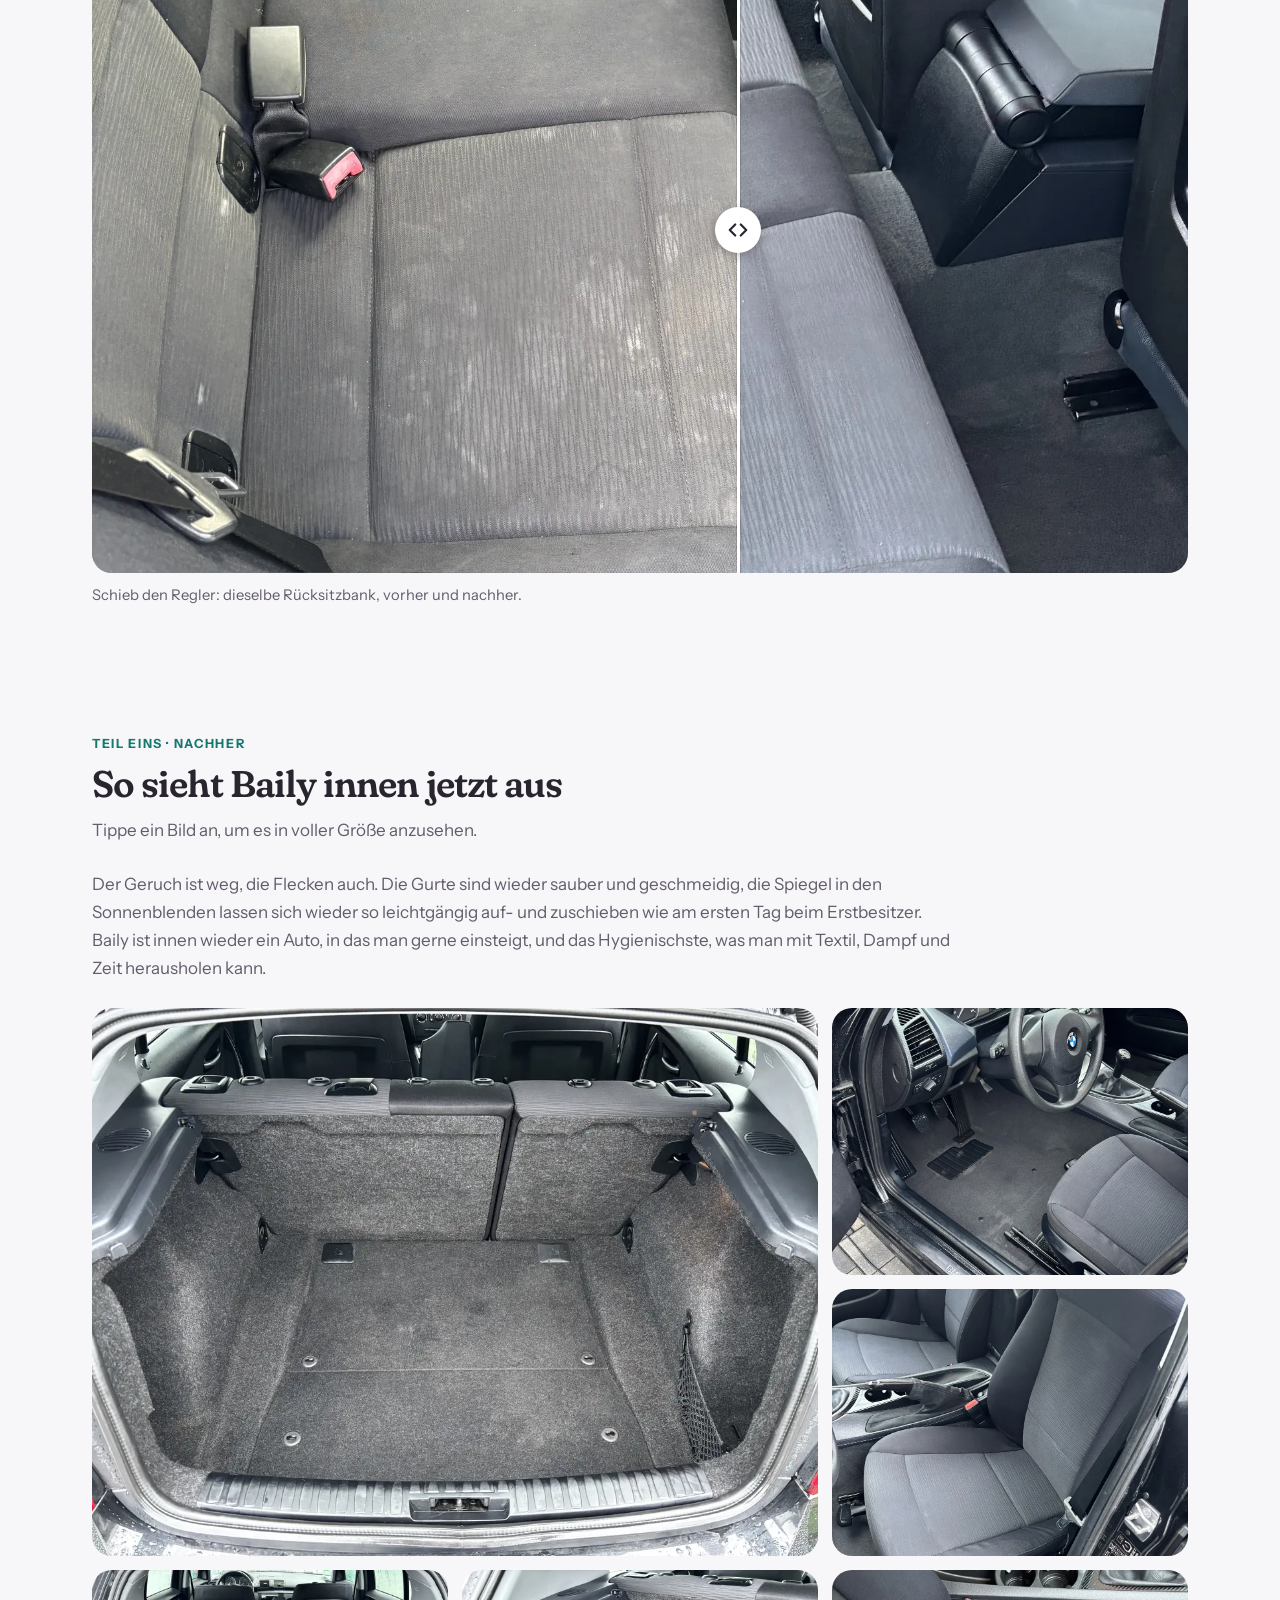
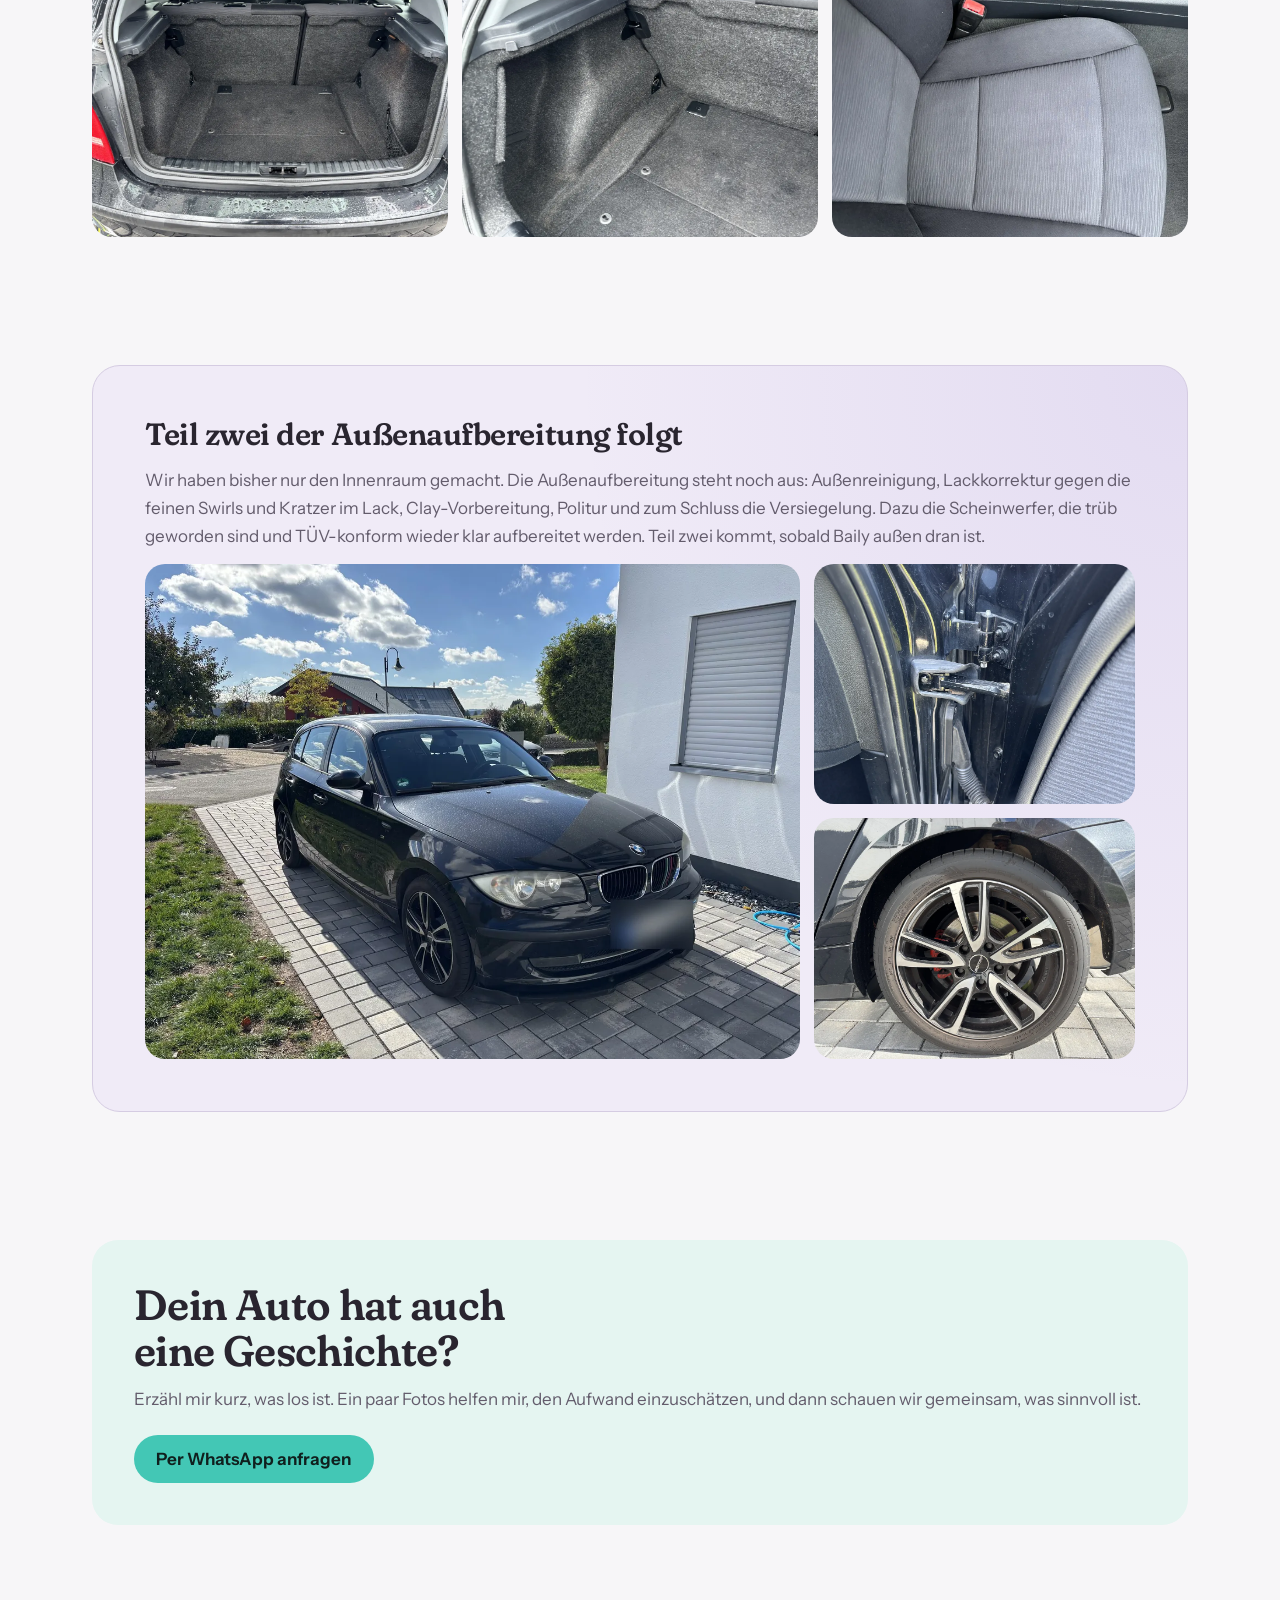
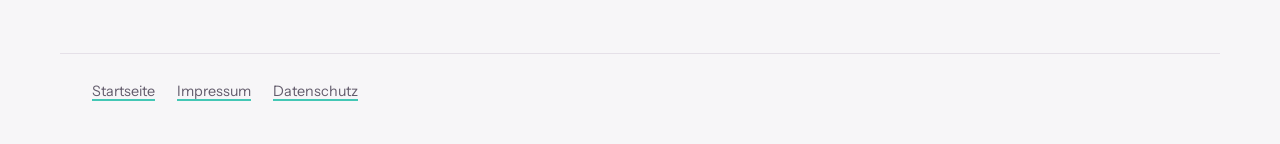
<file: lea-bmw-aufbereitung.html>
<!doctype html>
<html lang="de">
<head>
<meta charset="utf-8">
<meta name="viewport" content="width=device-width, initial-scale=1">
<title>Baily, Leas BMW 1er: Aufbereitung nach über 200.000 km | Max Scopp</title>
<meta name="description" content="Die Geschichte von Baily, Leas BMW 1er: vom schraubenden Deutsch-Italiener über ein Kaffeekränzchen zu Lea, über 200.000 Kilometer technisch top, innen lange zu kurz gekommen. Teil eins ist der Innenraum: Vorher-Bilder, Tiefenreinigung, Rückbau alter Verkabelung. Die Außenaufbereitung folgt als Teil zwei.">
<meta name="theme-color" content="#f7f6f8">
<link rel="canonical" href="https://auto.maxscopp.de/lea-bmw-aufbereitung.html">
<meta property="og:type" content="website">
<meta property="og:locale" content="de_DE">
<meta property="og:site_name" content="Max Scopp Autoaufbereitung">
<meta property="og:url" content="https://auto.maxscopp.de/lea-bmw-aufbereitung.html">
<meta property="og:title" content="Baily, Leas BMW 1er: Aufbereitung nach über 200.000 km | Max Scopp">
<meta property="og:description" content="Die Geschichte von Baily, Leas BMW 1er: vom schraubenden Deutsch-Italiener über ein Kaffeekränzchen zu Lea, über 200.000 Kilometer technisch top, innen lange zu kurz gekommen. Teil eins ist der Innenraum: Vorher-Bilder, Tiefenreinigung, Rückbau alter Verkabelung. Die Außenaufbereitung folgt als Teil zwei.">
<meta property="og:image" content="https://auto.maxscopp.de/og.jpg">
<meta property="og:image:width" content="1200">
<meta property="og:image:height" content="630">
<meta name="twitter:card" content="summary_large_image">

<link rel="icon" href="favicon.svg" type="image/svg+xml">
<script>
  try {
    var savedTheme = localStorage.getItem('theme');
    if (savedTheme === 'light' || savedTheme === 'dark') document.documentElement.setAttribute('data-theme', savedTheme);
  } catch (e) {}
</script>
<link rel="preconnect" href="https://fonts.googleapis.com">
<link rel="preconnect" href="https://fonts.gstatic.com" crossorigin>
<link rel="stylesheet" href="https://fonts.googleapis.com/css2?family=Fraunces:opsz,wght,SOFT@9..144,500..700,0..100&family=Instrument+Sans:wght@400..700&display=swap">
<link rel="stylesheet" href="site-theme.css">
<link rel="stylesheet" href="site-components.css">
<link rel="stylesheet" href="legal.css">
<link rel="stylesheet" href="service.css">
<script src="service.js" defer></script>
</head>
<body>
<header class="top">
  <div class="bar lg">
    <a class="brand" href="index.html">Max Scopp</a>
    <nav class="nav" aria-label="Hauptmenü">
      <ul>
        <li><a href="innenreinigung.html">Innen</a></li>
        <li><a href="aussenaufbereitung.html">Außen</a></li>
        <li><a href="zusatzleistungen.html">Extras</a></li>
        <li><a href="lea-bmw-aufbereitung.html" aria-current="page">Projekt</a></li>
      </ul>
    </nav>
  <div class="theme" role="group" aria-label="Farbschema">
    <button type="button" value="light" aria-pressed="false" title="Hell" aria-label="Hell"><svg viewBox="0 0 24 24" fill="none" stroke="currentColor" stroke-width="2" stroke-linecap="round" aria-hidden="true"><circle cx="12" cy="12" r="4"/><path d="M12 2v2M12 20v2M4.9 4.9l1.4 1.4M17.7 17.7l1.4 1.4M2 12h2M20 12h2M4.9 19.1l1.4-1.4M17.7 6.3l1.4-1.4"/></svg></button>
    <button type="button" value="dark" aria-pressed="false" title="Dunkel" aria-label="Dunkel"><svg viewBox="0 0 24 24" fill="none" stroke="currentColor" stroke-width="2" stroke-linecap="round" aria-hidden="true"><path d="M20.5 14.5A8.5 8.5 0 0 1 9.5 3.5 8.5 8.5 0 1 0 20.5 14.5Z"/></svg></button>
    <button type="button" value="system" aria-pressed="true" title="System" aria-label="System"><svg viewBox="0 0 24 24" fill="none" stroke="currentColor" stroke-width="2" stroke-linecap="round" aria-hidden="true"><rect x="3" y="4" width="18" height="13" rx="2"/><path d="M8 21h8M12 17v4"/></svg></button>
  </div>
    <a class="bar-cta" href="https://wa.me/4917655505700?text=Hallo%20Max%2C%20ich%20m%C3%B6chte%20mein%20Auto%20aufbereiten%20lassen.">Termin anfragen</a>
  </div>
</header>
<main class="wrap service-main">
  <section class="service-hero">
    <div class="service-copy">
      <p class="eyebrow">Ein Kundenprojekt · Baily, Leas 1er</p>
      <h1>Technisch top. Innen noch Baustelle.</h1>
      <p class="lead">Über 200.000 Kilometer, ein Motor wie eine Nähmaschine — und innen war jahrelang alles liegen geblieben. Die Geschichte von Baily, Leas 1er.</p>
      <svg xmlns="http://www.w3.org/2000/svg" width="459" height="64" viewBox="40 40 459 64" fill="none" class="brand-proof-lockup" role="img" aria-label="Koch Chemie × Dr. Wack × Liquid Elements"><g id="Partner logo lockup">
<g id="footer-logo-mark 1" clip-path="url(#clip0_1_4)">
<path id="Vector" d="M104 40V104H40V40H104ZM101.051 42.9504H42.9517V101.05H101.051V42.9491V42.9504ZM93.4106 89.1955V92.1446H82.2182V89.1955H93.4106ZM80.7834 72.2445L81.5872 73.4771C81.8138 73.8214 82.0314 74.1722 82.2477 74.519L82.2925 74.5946C82.5254 74.2234 82.7597 73.8483 83.0054 73.4758L83.8208 72.2445H87.1872L83.9974 77.0342L87.383 82.0544H83.9232L83.0554 80.7488C82.7738 80.3238 82.5024 79.913 82.2362 79.4944C81.9904 79.8835 81.7344 80.2726 81.472 80.672L80.5542 82.0544H77.1418L80.5414 77.0701L77.3414 72.2445H80.7846H80.7834ZM69.0931 64.6246C72.4429 64.6246 75.2179 66.4678 75.7734 69.9981H72.384C71.9488 68.3328 70.6778 67.5187 69.0931 67.5187C66.8122 67.5187 65.5437 69.2045 65.5437 72C65.5437 74.816 66.8122 76.48 69.0931 76.48C70.7571 76.48 72.1459 75.5098 72.4621 73.6256H75.8131C75.3779 77.3926 72.5619 79.3754 69.0931 79.3754C64.8883 79.3754 62.0544 76.5402 62.0544 72C62.0544 67.4598 64.7898 64.6246 69.0931 64.6246ZM53.2813 64.9421V71.049L59.1296 64.9421H63.2141L57.5437 70.7123L63.2141 79.0579H59.2499L55.1846 72.9523L53.2813 74.8365V79.0579H49.9315V64.9421H53.2813ZM93.4118 51.8733V54.8211H82.2195V51.872H93.4118V51.8733Z" fill-rule="evenodd" clip-rule="evenodd" fill="currentColor" />
</g>
<path id="Ã" d="M138.068 79.1364L128.455 69.5227L129.75 68.2273L139.364 77.8409L138.068 79.1364ZM129.75 79.1364L128.455 77.8409L138.068 68.2273L139.364 69.5227L129.75 79.1364Z" fill="currentColor" opacity="0.6" />
<path id="Ã_2" d="M341.058 79.1364L331.444 69.5227L332.74 68.2273L342.353 77.8409L341.058 79.1364ZM332.74 79.1364L331.444 77.8409L341.058 68.2273L342.353 69.5227L332.74 79.1364Z" fill="currentColor" opacity="0.6" />
<g id="liquid_elements 1" clip-path="url(#clip1_1_4)">
<g id="Group">
<g id="Group_2">
<g id="Group_3">
<g id="Group_4">
<path id="Vector_2" d="M427.676 67.8082H422.079V56.9882H419.319V70.0918H427.676V67.8082Z" fill="currentColor" />
<path id="Vector_3" d="M430.819 58.9976C431.223 58.9976 431.568 58.8621 431.855 58.5911C432.141 58.32 432.285 57.995 432.285 57.6149C432.285 57.2391 432.141 56.9162 431.855 56.6451C431.568 56.3741 431.223 56.2386 430.819 56.2386C430.415 56.2386 430.07 56.3741 429.783 56.6451C429.496 56.9162 429.352 57.2391 429.352 57.6149C429.352 57.995 429.496 58.32 429.783 58.5911C430.07 58.8621 430.416 58.9976 430.819 58.9976Z" fill="currentColor" />
<path id="Vector_4" d="M432.171 60.2651H429.455V70.0931H432.171V60.2651Z" fill="currentColor" />
<path id="Vector_5" d="M435.928 69.6738C436.53 70.0603 437.203 70.253 437.946 70.253C438.474 70.253 438.921 70.1651 439.288 69.9904C439.655 69.8157 439.956 69.5944 440.187 69.3287C440.419 69.0619 440.598 68.7919 440.726 68.5188H440.809V73.7785H443.518V60.2651H440.84V61.9156H440.725C440.606 61.651 440.433 61.381 440.205 61.1068C439.977 60.8315 439.679 60.6018 439.312 60.4154C438.944 60.2302 438.486 60.137 437.939 60.137C437.221 60.137 436.561 60.3233 435.96 60.6971C435.359 61.0708 434.878 61.6308 434.516 62.3793C434.154 63.1278 433.974 64.0648 433.974 65.1913C433.974 66.2881 434.149 67.2123 434.5 67.9651C434.851 68.7178 435.327 69.2874 435.928 69.6738ZM436.983 63.6816C437.14 63.2507 437.372 62.914 437.678 62.6705C437.984 62.427 438.361 62.3052 438.807 62.3052C439.245 62.3052 439.617 62.4227 439.923 62.6567C440.229 62.8918 440.463 63.2242 440.625 63.6551C440.786 64.086 440.867 64.5931 440.867 65.1775C440.867 65.7619 440.785 66.2712 440.621 66.7063C440.458 67.1414 440.224 67.4791 439.92 67.7205C439.616 67.9619 439.245 68.0815 438.807 68.0815C438.361 68.0815 437.985 67.9587 437.682 67.7131C437.378 67.4675 437.146 67.1266 436.986 66.6893C436.827 66.2521 436.747 65.7482 436.747 65.1764C436.747 64.6111 436.826 64.1124 436.983 63.6816Z" fill="currentColor" />
<path id="Vector_6" d="M447.279 69.7723C447.775 70.0709 448.351 70.2201 449.006 70.2201C449.742 70.2201 450.365 70.0455 450.878 69.695C451.389 69.3457 451.756 68.883 451.978 68.3071H452.08V70.092H454.688V60.2641H451.972V65.907C451.976 66.3463 451.889 66.7158 451.713 67.0144C451.537 67.3129 451.306 67.5384 451.021 67.6898C450.736 67.8412 450.431 67.9175 450.104 67.9175C449.589 67.9175 449.179 67.7491 448.874 67.4125C448.568 67.0758 448.413 66.6174 448.408 66.0372V60.2662H445.692V66.5231C445.696 67.2907 445.838 67.9503 446.116 68.4997C446.394 69.0492 446.782 69.4738 447.279 69.7723Z" fill="currentColor" />
<path id="Vector_7" d="M458.217 58.9976C458.621 58.9976 458.966 58.8621 459.253 58.5911C459.54 58.32 459.684 57.995 459.684 57.6149C459.684 57.2391 459.54 56.9162 459.253 56.6451C458.966 56.3741 458.621 56.2386 458.217 56.2386C457.813 56.2386 457.468 56.3741 457.182 56.6451C456.895 56.9162 456.751 57.2391 456.751 57.6149C456.751 57.995 456.895 58.32 457.182 58.5911C457.468 58.8621 457.814 58.9976 458.217 58.9976Z" fill="currentColor" />
<path id="Vector_8" d="M459.57 60.2651H456.853V70.0931H459.57V60.2651Z" fill="currentColor" />
<path id="Vector_9" d="M468.207 61.9154H468.123C468.004 61.6508 467.831 61.3808 467.603 61.1066C467.376 60.8313 467.078 60.6016 466.711 60.4153C466.343 60.23 465.885 60.1368 465.338 60.1368C464.619 60.1368 463.96 60.3231 463.359 60.6969C462.757 61.0706 462.276 61.6306 461.915 62.3792C461.553 63.1277 461.372 64.0646 461.372 65.1911C461.372 66.2879 461.548 67.2122 461.899 67.9649C462.249 68.7176 462.726 69.2872 463.327 69.6737C463.928 70.0601 464.601 70.2528 465.345 70.2528C465.872 70.2528 466.32 70.1649 466.687 69.9902C467.054 69.8155 467.355 69.5943 467.586 69.3285C467.818 69.0617 467.997 68.7918 468.125 68.5186H468.24V70.0929H470.917V56.9882H468.208V61.9154H468.207ZM468.019 66.7072C467.856 67.1423 467.621 67.48 467.318 67.7214C467.014 67.9628 466.642 68.0824 466.205 68.0824C465.759 68.0824 465.383 67.9596 465.079 67.714C464.775 67.4684 464.543 67.1275 464.384 66.6902C464.225 66.253 464.145 65.749 464.145 65.1773C464.145 64.6099 464.224 64.1112 464.381 63.6803C464.538 63.2494 464.77 62.9127 465.076 62.6692C465.382 62.4257 465.759 62.304 466.205 62.304C466.642 62.304 467.014 62.4215 467.321 62.6555C467.627 62.8905 467.861 63.2229 468.022 63.6538C468.184 64.0847 468.265 64.5919 468.265 65.1763C468.265 65.7628 468.183 66.272 468.019 66.7072Z" fill="currentColor" />
<path id="Vector_10" d="M422.079 81.5947H427.664V79.31H422.079V76.1878H428.116V73.9042H419.319V87.0078H428.142V84.7231H422.079V81.5947Z" fill="currentColor" />
<path id="Vector_11" d="M432.981 73.9042H430.265V87.0078H432.981V73.9042Z" fill="currentColor" />
<path id="Vector_12" d="M442.775 78.2938C442.357 77.8798 441.868 77.5696 441.309 77.3632C440.75 77.1567 440.148 77.053 439.502 77.053C438.541 77.053 437.706 77.2658 436.994 77.6924C436.282 78.1191 435.73 78.7141 435.34 79.4774C434.948 80.2408 434.753 81.1279 434.753 82.139C434.753 83.1755 434.948 84.0722 435.34 84.8292C435.731 85.5862 436.288 86.1706 437.013 86.5824C437.737 86.9943 438.604 87.1996 439.611 87.1996C440.418 87.1996 441.131 87.0747 441.75 86.8249C442.368 86.575 442.875 86.2256 443.267 85.7757C443.66 85.3257 443.92 84.7974 444.048 84.1919L441.536 84.0256C441.442 84.2734 441.307 84.4819 441.128 84.6524C440.949 84.8228 440.734 84.9509 440.484 85.0367C440.233 85.1225 439.957 85.1648 439.655 85.1648C439.201 85.1648 438.807 85.0685 438.476 84.8768C438.145 84.6852 437.888 84.4121 437.708 84.0574C437.528 83.7038 437.437 83.2835 437.437 82.7965V82.7901H444.105V82.0416C444.105 81.2052 443.987 80.4747 443.754 79.8501C443.52 79.2265 443.193 78.7067 442.775 78.2938ZM437.44 81.1025C437.457 80.75 437.547 80.426 437.711 80.1328C437.889 79.8152 438.137 79.5611 438.454 79.3716C438.77 79.182 439.135 79.0868 439.547 79.0868C439.942 79.0868 440.289 79.1736 440.589 79.3461C440.888 79.5187 441.124 79.7569 441.293 80.0597C441.463 80.3625 441.549 80.7098 441.549 81.1025H437.44Z" fill="currentColor" />
<path id="Vector_13" d="M457.02 77.0519C456.302 77.0519 455.68 77.2213 455.155 77.5601C454.63 77.8989 454.268 78.3499 454.069 78.9131H453.966C453.809 78.3414 453.495 77.8883 453.023 77.5538C452.552 77.2192 451.98 77.0519 451.308 77.0519C450.645 77.0519 450.076 77.2181 449.599 77.5506C449.123 77.883 448.783 78.3372 448.579 78.9131H448.464V77.179H445.876V87.007H448.592V81.1078C448.592 80.7458 448.661 80.4281 448.802 80.1582C448.942 79.8871 449.132 79.6765 449.372 79.5251C449.613 79.3737 449.883 79.2974 450.186 79.2974C450.632 79.2974 450.992 79.4404 451.266 79.7262C451.54 80.0121 451.677 80.3964 451.677 80.8781V87.008H454.31V81.0062C454.31 80.4948 454.448 80.0819 454.725 79.7686C455.001 79.4552 455.385 79.2985 455.879 79.2985C456.312 79.2985 456.673 79.4351 456.962 79.7082C457.251 79.9814 457.396 80.3911 457.396 80.9363V87.008H460.105V80.3985C460.105 79.3324 459.819 78.5076 459.247 77.9254C458.676 77.3431 457.934 77.0519 457.02 77.0519Z" fill="currentColor" />
<path id="Vector_14" d="M469.516 78.2938C469.097 77.8798 468.609 77.5696 468.05 77.3632C467.491 77.1567 466.888 77.053 466.243 77.053C465.282 77.053 464.446 77.2658 463.734 77.6924C463.022 78.1191 462.471 78.7141 462.08 79.4774C461.689 80.2408 461.494 81.1279 461.494 82.139C461.494 83.1755 461.689 84.0722 462.08 84.8292C462.472 85.5862 463.029 86.1706 463.753 86.5824C464.478 86.9943 465.344 87.1996 466.351 87.1996C467.158 87.1996 467.871 87.0747 468.491 86.8249C469.109 86.575 469.615 86.2256 470.007 85.7757C470.401 85.3257 470.66 84.7974 470.788 84.1919L468.276 84.0256C468.183 84.2734 468.048 84.4819 467.868 84.6524C467.69 84.8228 467.475 84.9509 467.225 85.0367C466.974 85.1225 466.697 85.1648 466.396 85.1648C465.941 85.1648 465.548 85.0685 465.216 84.8768C464.885 84.6852 464.629 84.4121 464.448 84.0574C464.268 83.7038 464.177 83.2835 464.177 82.7965V82.7901H470.845V82.0416C470.845 81.2052 470.728 80.4747 470.495 79.8501C470.261 79.2265 469.934 78.7067 469.516 78.2938ZM464.18 81.1025C464.197 80.75 464.287 80.426 464.452 80.1328C464.63 79.8152 464.878 79.5611 465.194 79.3716C465.511 79.182 465.876 79.0868 466.287 79.0868C466.683 79.0868 467.03 79.1736 467.329 79.3461C467.629 79.5187 467.864 79.7569 468.034 80.0597C468.204 80.3625 468.289 80.7098 468.289 81.1025H464.18Z" fill="currentColor" />
<path id="Vector_15" d="M480.043 77.4998C479.538 77.2012 478.944 77.0519 478.265 77.0519C477.538 77.0519 476.92 77.2192 476.409 77.5538C475.9 77.8883 475.536 78.3414 475.32 78.9131H475.205V77.179H472.616V87.007H475.332V81.3249C475.337 80.9024 475.417 80.5414 475.572 80.2408C475.727 79.9401 475.944 79.7103 476.222 79.5526C476.5 79.3948 476.822 79.3154 477.188 79.3154C477.732 79.3154 478.159 79.4848 478.47 79.8236C478.78 80.1624 478.933 80.6325 478.928 81.2349V87.0059H481.644V80.7489C481.644 79.9856 481.503 79.3271 481.223 78.7755C480.943 78.2239 480.55 77.7983 480.043 77.4998Z" fill="currentColor" />
<path id="Vector_16" d="M488.445 84.9116C488.318 84.9349 488.19 84.9466 488.062 84.9466C487.88 84.9466 487.72 84.9191 487.581 84.8629C487.443 84.8079 487.336 84.7105 487.26 84.5718C487.184 84.4331 487.145 84.2383 487.145 83.9863V79.2264H488.986V77.1788H487.145V74.8243H484.428V77.1788H483.09V79.2264H484.428V84.3452C484.424 84.9889 484.558 85.5225 484.83 85.9449C485.102 86.3674 485.483 86.6786 485.975 86.8787C486.465 87.0788 487.038 87.1667 487.693 87.1413C488.045 87.1286 488.345 87.0936 488.592 87.0354C488.839 86.9782 489.03 86.9274 489.166 86.8851L488.739 84.8566C488.671 84.8704 488.573 84.8884 488.445 84.9116Z" fill="currentColor" />
<path id="Vector_17" d="M498.289 82.247C497.822 81.8119 497.112 81.4964 496.159 81.3005L494.387 80.9427C493.933 80.8442 493.612 80.7151 493.424 80.552C493.237 80.39 493.144 80.1921 493.144 79.957C493.144 79.6627 493.288 79.4266 493.577 79.2498C493.866 79.073 494.221 78.9841 494.641 78.9841C494.956 78.9841 495.227 79.0359 495.455 79.1408C495.682 79.2456 495.866 79.3843 496.006 79.5568C496.147 79.7294 496.237 79.9231 496.281 80.1359L498.767 79.9824C498.648 79.0783 498.232 78.3637 497.52 77.8385C496.808 77.3134 495.835 77.0519 494.597 77.0519C493.76 77.0519 493.03 77.1758 492.407 77.4225C491.785 77.6702 491.302 78.0217 490.96 78.478C490.618 78.9343 490.446 79.4785 490.446 80.1095C490.446 80.8432 490.679 81.4466 491.145 81.9199C491.61 82.3931 492.321 82.7255 493.278 82.9182L494.974 83.257C495.399 83.3428 495.713 83.4645 495.917 83.6244C496.12 83.7843 496.225 83.9886 496.229 84.2353C496.225 84.5296 496.077 84.7699 495.786 84.9552C495.495 85.1405 495.111 85.2336 494.635 85.2336C494.151 85.2336 493.753 85.1299 493.443 84.9234C493.133 84.717 492.938 84.4152 492.857 84.0182L490.186 84.159C490.318 85.0971 490.767 85.8381 491.534 86.3823C492.301 86.9265 493.332 87.1986 494.629 87.1986C495.479 87.1986 496.23 87.0631 496.882 86.792C497.534 86.521 498.049 86.1431 498.425 85.656C498.802 85.1701 498.99 84.6048 498.99 83.96C498.99 83.2538 498.756 82.6821 498.289 82.247Z" fill="currentColor" />
<path id="Vector_18" d="M396.894 56.9924H404.368V75.7539H411.843V49.49H396.894V56.9924Z" fill="currentColor" />
<path id="Vector_19" d="M404.368 87.0071H385.676V94.5091H411.843V79.5051H404.368V87.0071Z" fill="currentColor" />
<path id="Vector_20" d="M374.464 68.2461H366.99V94.51H381.939V87.0076H374.464V68.2461Z" fill="currentColor" />
<path id="Vector_21" d="M374.464 56.992H393.156V49.49H366.99V64.494H374.464V56.992Z" fill="currentColor" />
</g>
</g>
</g>
</g>
</g>
<g id="Dr. Wack logo">
<path id="Vector_22" d="M306.349 70.7457V74.4819H276.7H247.024H217.348V70.7457H247.024H276.673H306.349ZM306.99 70.1052H306.349H276.673H247.024H217.348H216.707V70.7457V74.4819V75.1224H217.348H247.024H276.7H306.349H306.99V74.4819V70.7457V70.1052ZM217.641 50.4635H221.404C225.914 50.4635 228.316 52.892 228.316 57.6957C228.316 62.5528 225.434 64.9279 221.404 64.9279H217.641V50.4635ZM220.283 62.873H221.164C224.153 62.873 225.487 60.8448 225.487 57.669C225.487 54.4932 224.153 52.465 221.164 52.465H220.283V62.873ZM231.278 50.4635H235.788C238.35 50.4635 240.085 51.611 240.085 54.2798C240.085 56.1745 238.911 57.4288 237.283 57.669V57.7224C237.817 57.8025 238.43 58.0426 238.884 59.4037L240.779 64.9012H237.977L236.536 60.2043C236.189 59.0567 235.495 58.6831 234.534 58.6831H233.92V64.9012H231.278V50.4635ZM235.014 56.735C236.429 56.735 237.363 56.0144 237.363 54.5466C237.363 52.892 236.482 52.465 235.014 52.465H233.947V56.735H235.014ZM243.448 62.2058H245.929V64.9012H243.448V62.2058ZM260.767 53.0521H260.741L258.472 64.9012H255.35L252.441 50.4635H254.923L256.951 61.592H256.978L259.14 50.4635H262.369L264.53 61.592H264.557L266.665 50.4635H269.067L266.105 64.9012H262.929L260.767 53.0521ZM278.248 61.4319H273.284L272.243 64.9012H269.601L274.431 50.4635H277.313L281.957 64.9012H279.235L278.248 61.4319ZM277.687 59.4037L275.872 52.6518H275.846L273.871 59.4037H277.687ZM292.925 64.581C292.392 64.8745 291.111 65.088 289.803 65.088C285.426 65.088 283.158 61.8856 283.158 57.669C283.158 53.4524 285.4 50.25 289.723 50.25C291.191 50.25 292.392 50.6503 292.925 50.8638L292.765 53.239C292.232 52.9721 291.378 52.4383 290.043 52.4383C287.855 52.4383 285.96 53.9328 285.96 57.669C285.96 61.4052 287.855 62.8997 290.043 62.8997C291.324 62.8997 292.178 62.5794 292.765 62.1525L292.925 64.581ZM295.861 50.4635H298.503V56.5748H298.556L302.666 50.4635H305.709L300.798 57.2687L306.082 64.9012H302.88L298.53 58.1227H298.476V64.9012H295.834L295.861 50.4635ZM217.241 91.615V80.9402H219.829C221.671 80.9402 222.872 82.1411 222.872 83.9825C222.872 86.1442 221.564 87.1583 219.483 87.1583H218.548V91.615H217.241ZM219.269 86.0374C221.164 86.0374 221.511 85.05 221.511 84.0893C221.511 82.8883 220.977 82.0344 219.296 82.0344H218.575V86.0374H219.269ZM224.26 91.615V85.3969C224.26 85.05 224.206 84.1693 224.206 83.8224H225.434L225.487 85.05H225.514C225.914 84.1159 226.555 83.7156 227.702 83.7156V84.9966C227.542 84.9699 227.382 84.9433 227.222 84.9433C226.154 84.9433 225.54 85.9574 225.54 87.4252V91.615H224.26ZM233.573 91.2681C232.96 91.5617 232.159 91.7218 231.438 91.7218C229.437 91.7218 228.343 90.254 228.343 87.7187C228.343 85.2101 229.464 83.7156 231.305 83.7156C232.906 83.7156 234 84.9166 234 87.4785V88.0923H229.65C229.65 89.9071 230.344 90.7344 231.732 90.7344C232.292 90.7344 232.96 90.4675 233.493 90.0939L233.573 91.2681ZM232.746 87.1316C232.746 85.5304 232.266 84.7031 231.252 84.7031C230.291 84.7031 229.704 85.5304 229.677 87.1316H232.746ZM243.181 91.6417V86.2242C243.181 85.3436 242.78 84.8365 242.006 84.8365C241.046 84.8365 240.565 85.477 240.565 86.758V91.6417H239.284V86.2242C239.284 85.3436 238.884 84.8365 238.11 84.8365C237.149 84.8365 236.669 85.477 236.669 86.758V91.6417H235.415V85.4236C235.415 85.1034 235.361 84.0893 235.361 83.8491H236.589L236.642 84.9966H236.669C237.069 84.1159 237.71 83.7156 238.564 83.7156C239.391 83.7156 239.978 84.1426 240.379 84.9433C240.779 84.1693 241.366 83.7156 242.247 83.7156C243.661 83.7156 244.488 84.623 244.488 86.1709V91.615L243.181 91.6417ZM246.356 82.1678V80.6466H247.744V82.1678H246.356ZM246.41 91.6417V83.8491H247.691V91.6417H246.41ZM253.882 91.6417L253.829 90.4942C253.402 91.4015 252.761 91.7752 251.881 91.7752C250.413 91.7752 249.639 90.8678 249.639 89.3199V83.8758H250.92V88.9463C250.92 90.0405 251.32 90.681 252.174 90.681C253.242 90.681 253.802 89.8804 253.802 88.5994V83.8758H255.083V90.0939C255.083 90.4675 255.136 91.3482 255.136 91.6684L253.882 91.6417ZM264.664 91.6417V86.2242C264.664 85.3436 264.263 84.8365 263.49 84.8365C262.529 84.8365 262.048 85.477 262.048 86.758V91.6417H260.767V86.2242C260.767 85.3436 260.367 84.8365 259.593 84.8365C258.633 84.8365 258.152 85.477 258.152 86.758V91.6417H256.871V85.4236C256.871 85.1034 256.818 84.0893 256.818 83.8491H258.045L258.099 84.9966H258.125C258.526 84.1159 259.166 83.7156 260.02 83.7156C260.848 83.7156 261.435 84.1426 261.835 84.9433C262.235 84.1693 262.822 83.7156 263.703 83.7156C265.117 83.7156 265.945 84.623 265.945 86.1709V91.615L264.664 91.6417ZM267.466 87.9055V86.8114H270.722V87.9055H267.466ZM272.483 91.6684V80.9936H275.072C276.913 80.9936 278.114 82.1945 278.114 84.0359C278.114 86.1975 276.806 87.2117 274.725 87.2117H273.791V91.6684H272.483ZM274.511 86.1175C276.406 86.1175 276.753 85.1301 276.753 84.1693C276.753 82.9684 276.219 82.1144 274.538 82.1144H273.817V86.1175H274.511ZM280.036 91.6684V84.9166H278.808V83.8758H280.036V82.0877C280.036 80.8067 280.676 80.0328 281.957 80.0328C282.304 80.0328 282.651 80.0862 282.944 80.1663V81.2604C282.784 81.127 282.517 81.0736 282.224 81.0736C281.557 81.0736 281.29 81.4205 281.29 82.1945V83.8758H282.678V84.9166H281.29V91.6684H280.036ZM283.798 91.6684V80.2196H285.079V91.6684H283.798ZM291.885 91.3215C291.271 91.615 290.47 91.7752 289.75 91.7752C287.748 91.7752 286.654 90.3074 286.654 87.7721C286.654 85.2635 287.775 83.769 289.616 83.769C291.217 83.769 292.312 84.9699 292.312 87.5586V88.1724H287.962C287.962 89.9871 288.656 90.8144 290.043 90.8144C290.604 90.8144 291.271 90.5475 291.805 90.1739L291.885 91.3215ZM291.057 87.185C291.057 85.5837 290.577 84.7564 289.563 84.7564C288.602 84.7564 288.015 85.5837 287.988 87.185H291.057ZM298.049 90.4942H298.023C297.516 91.3748 296.875 91.8018 295.994 91.8018C294.313 91.8018 293.352 90.3607 293.352 87.7988C293.352 85.2101 294.34 83.7957 296.155 83.7957C296.929 83.7957 297.622 84.2761 298.049 85.0233H298.076L298.129 83.9025H299.357C299.357 84.2227 299.304 84.8098 299.304 85.2368V92.0954C299.304 93.9368 297.969 95.0844 296.021 95.0844C295.407 95.0844 294.313 94.8442 293.779 94.604L293.833 93.2963C294.473 93.6966 295.301 93.9635 295.968 93.9635C297.382 93.9635 298.103 93.1629 298.103 91.7485L298.049 90.4942ZM297.996 87.7988C297.996 85.8239 297.489 84.8365 296.288 84.8365C295.194 84.8365 294.607 85.7705 294.607 87.7988C294.607 89.7736 295.14 90.761 296.288 90.761C297.436 90.761 297.969 89.7736 297.996 87.7988ZM305.842 91.3482C305.228 91.6417 304.428 91.8018 303.707 91.8018C301.706 91.8018 300.611 90.334 300.611 87.7988C300.611 85.2902 301.732 83.7957 303.574 83.7957C305.175 83.7957 306.269 84.9966 306.269 87.5853V88.1991H301.919C301.919 90.0138 302.613 90.8411 304.001 90.8411C304.561 90.8411 305.228 90.5742 305.762 90.2006L305.842 91.3482ZM304.988 87.2117C304.988 85.6104 304.508 84.7831 303.494 84.7831C302.533 84.7831 301.946 85.6104 301.919 87.2117H304.988ZM201.896 59.1101L190.367 64.5009C190.367 64.5009 190.527 64.6077 190.954 64.9813C192.929 66.6626 194.023 69.011 194.023 71.6531C194.023 76.3767 190.02 80.3798 185.27 80.4064C180.733 80.4064 176.57 76.2432 176.57 71.6531C176.57 69.7583 177.263 67.9436 178.571 66.4224C179.825 64.9546 181.213 64.154 183.482 63.3801L185.376 62.7663L185.537 62.7129L200.748 57.7491L194.984 51.958H185.99V50.1699H176.089L164 62.2325V80.1396L177.183 93.2963H185.19V95.0844H194.663L207.393 82.3279V64.7144L201.896 59.1101ZM194.637 52.6785L199.334 57.3755L185.963 61.7255V52.6785H194.637ZM177.771 91.8552L165.414 79.5258V62.7929L176.676 51.5577H184.576V61.512L183.108 61.9923C180.92 62.5794 178.945 63.8071 177.504 65.4883C175.983 67.2764 175.155 69.4113 175.155 71.6531C175.155 74.215 176.276 76.777 178.198 78.7251C179.959 80.4865 182.227 81.5807 184.522 81.7675V91.8819L177.771 91.8552ZM206.699 81.981L194.37 94.2837H185.99V85.5304C189.086 85.3436 191.995 84.0626 194.263 81.7942C196.692 79.3656 198.053 76.1899 198.053 72.8273C198.053 69.9451 197.012 67.1429 195.144 64.8212L201.869 60.1509L206.753 65.008L206.699 81.981ZM206.513 55.0003C204.991 55.0003 203.71 53.7727 203.71 52.2248C203.71 50.677 204.991 49.4494 206.513 49.4494C208.034 49.4494 209.315 50.677 209.315 52.2248C209.341 53.7727 208.034 55.0003 206.513 55.0003ZM206.513 55.5074C208.354 55.5074 209.822 54.0396 209.822 52.2248C209.822 50.4101 208.354 48.9156 206.513 48.9156C204.671 48.9156 203.203 50.3834 203.203 52.2248C203.203 54.0663 204.671 55.5074 206.513 55.5074ZM206.993 52.3316C207.633 52.3049 208.14 52.038 208.14 51.3442C208.14 50.5702 207.5 50.3834 206.86 50.3834H205.285V53.9862H205.792V52.3316H206.406L207.5 53.9862H208.114L206.993 52.3316ZM205.792 51.8245V50.8905H206.753C207.153 50.8905 207.633 50.9439 207.633 51.3442C207.633 51.9313 206.833 51.8245 206.406 51.8245H205.792Z" fill="currentColor" />
<path id="Rectangle" d="M276.7 70.7457H247.024V74.4819H276.7V70.7457Z" fill="#E3000F" />
<path id="Rectangle_1_" d="M246.997 70.7457H217.321V74.4819H246.997V70.7457Z" fill="currentColor" />
<path id="Rectangle_2_" d="M306.349 70.7457H276.673V74.4819H306.349V70.7457Z" fill="#FFCC00" />
</g>
</g>
<defs>
<clipPath id="clip0_1_4">
<rect width="64" height="64" fill="white" transform="translate(40 40)" />
</clipPath>
<clipPath id="clip1_1_4">
<rect width="132" height="45.02" fill="white" transform="translate(366.99 49.49)" />
</clipPath>
</defs>
</svg>
    </div>
    <figure class="shot">
      <div class="compare compare-tags">
        <img src="images/projects/bmw-1er-vorne-nachher.webp" alt="Bailys vorderer Innenraum nach der Tiefenreinigung" width="1700" height="1275">
        <img class="before" src="images/projects/bmw-1er-vorne-vorher.webp" alt="Bailys vorderer Innenraum vor der Tiefenreinigung, aufgenommen vom Fahrersitz aus" width="1700" height="1275">
        <span class="compare-line" aria-hidden="true"><span class="compare-knob"><svg viewBox="0 0 24 24" fill="none" stroke="currentColor" stroke-width="2.4" stroke-linecap="round" stroke-linejoin="round"><path d="M9 6l-6 6 6 6M15 6l6 6-6 6"/></svg></span></span>
        <span class="tag tag-l" aria-hidden="true">Vorher</span>
        <span class="tag tag-r" aria-hidden="true">Nachher</span>
        <input class="compare-range" type="range" min="0" max="100" value="50" aria-label="Vorher-Nachher-Vergleich: vorderer Innenraum">
        <button class="compare-expand gallery-trigger" type="button" data-full="images/projects/bmw-1er-vorne-nachher.webp" data-caption="Bailys vorderer Innenraum nach der Tiefenreinigung" aria-label="Bailys vorderer Innenraum nach der Tiefenreinigung groß ansehen"><svg viewBox="0 0 24 24" fill="none" stroke="currentColor" stroke-width="2" stroke-linecap="round" stroke-linejoin="round" aria-hidden="true"><path d="M9 4H5.5A1.5 1.5 0 0 0 4 5.5V9M15 4h3.5A1.5 1.5 0 0 1 20 5.5V9M9 20H5.5A1.5 1.5 0 0 1 4 18.5V15M15 20h3.5a1.5 1.5 0 0 0 1.5-1.5V15"/></svg><span>Groß ansehen</span></button>
        <button class="visually-hidden gallery-trigger" type="button" data-full="images/projects/bmw-1er-vorne-vorher.webp" data-caption="Bailys vorderer Innenraum vor der Tiefenreinigung" aria-hidden="true" tabindex="-1"></button>
      </div>
      <figcaption>Schieb den Regler: der vordere Innenraum vorher und nachher.</figcaption>
    </figure>
  </section>

  <section class="service-section">
    <div class="section-heading">
      <p class="eyebrow">Teil eins · Wie Baily zu Lea kam</p>
      <h2>Ein Familienauto mit Vorgeschichte</h2>
    </div>
    <p>Angefangen hat die Geschichte nicht bei Lea: Baily gehörte einem Deutsch-Italiener, der gern am Auto schraubte und ihn wegen seiner privaten Situation abgeben musste. Über ein Kaffeekränzchen ist Lea an den Wagen gekommen. Sie hat ihn für ihre Schwester gekauft, zu einem Preis, über den man nicht lange diskutiert.</p>
    <p>Nur ein Schalter passte für ihre Schwester auf Dauer nicht, also blieb Baily bei Lea. Seitdem ist sie viel gefahren und hat selbst angepackt: Motor, Antriebsstrang und alles Technische hat sie in den letzten Jahren aufgeholt. Der Tacho steht bei über 200.000 Kilometern, der Wagen summt wie eine Nähmaschine und ist technisch für die nächsten 200.000 Kilometer gerüstet.</p>
    <div class="service-gallery service-gallery--single">
      <button class="gallery-trigger" type="button" data-full="images/projects/bmw-1er-motorraum.webp" data-caption="Bailys Motorraum: technisch in den letzten Jahren aufgeholt" aria-label="Motorraum groß ansehen"><img src="images/projects/thumbnails/bmw-1er-motorraum.webp" alt="Motorraum von Baily, Leas BMW 1er" width="1200" height="675" loading="lazy"><span class="image-hint" aria-hidden="true">Ansehen</span></button>
    </div>
    <p>Nur eine Baustelle blieb lange liegen: das, was man sieht und riecht. Wenn Motor und Technik so viel Zuwendung bekommen, bleibt für Innenraum und Karosserie oft einfach keine Zeit. So war es auch hier. Baily lief zuverlässig, von außen war alles in Ordnung, und innen fiel im Alltag nichts weiter auf.</p>
  </section>

  <section class="service-section">
    <div class="section-heading">
      <p class="eyebrow">Teil eins · Der erste Eindruck</p>
      <h2>Ein Geruch, den Lea nicht einordnen konnte</h2>
    </div>
    <blockquote class="story-quote">
      <p>„Ich sauge doch regelmäßig.“</p>
      <cite>Lea, als wir über den Innenraum gesprochen haben</cite>
    </blockquote>
    <p>Das stimmt sogar, Baily wirkte gepflegt. Trotzdem war dieser Geruch da, sobald die Tür aufging. Dazu Flecken an den Sitzen und an diversen Bauteilen, die mit der Zeit einfach zum Interieur gehörten.</p>
    <p>Hartnäckige Gerüche haben meistens eine ganz normale Erklärung: Sie setzen sich dort fest, wo man beim Saubermachen nie hinkommt. Dazu kam, was der Vorbesitzer hinterlassen hat: Er hat im Auto geraucht, und dieser Belag legt sich über alles, auch über Stellen, die man nie putzt. Genau dahin musste ich also.</p>
  </section>

  <section class="service-section">
    <div class="section-heading">
      <p class="eyebrow">Teil eins · Vorher</p>
      <h2>So sah Baily aus, als wir angefangen haben</h2>
      <p>Tippe ein Bild an, um es in voller Größe anzusehen.</p>
    </div>
    <p>Bevor irgendetwas gereinigt wurde, habe ich den Zustand festgehalten. Fotos zeigen mehr als jede Beschreibung, und später sieht man erst, was sich verändert hat.</p>
    <div class="service-gallery">
      <button class="gallery-trigger" type="button" data-full="images/projects/bmw-1er-vorher-1.webp" data-caption="Baily außen, bevor es losging: feine Swirls im Lack und trübe Scheinwerfer" aria-label="Baily außen mit Swirls im Lack groß ansehen"><img src="images/projects/thumbnails/bmw-1er-vorher-1.webp" alt="Baily außen vor der Aufbereitung: feine Swirls im Lack und trübe Scheinwerfer" width="1100" height="825" loading="lazy"><span class="image-hint" aria-hidden="true">Ansehen</span></button>
      <button class="gallery-trigger" type="button" data-full="images/projects/bmw-1er-vorher-2.webp" data-caption="Rad und Radlauf vor der Reinigung" aria-label="Rad und Radlauf vor der Reinigung groß ansehen"><img src="images/projects/thumbnails/bmw-1er-vorher-2.webp" alt="Rad und Radlauf von Baily vor der Reinigung" width="1100" height="825" loading="lazy"><span class="image-hint" aria-hidden="true">Ansehen</span></button>
      <button class="gallery-trigger" type="button" data-full="images/projects/bmw-1er-vorher-3.webp" data-caption="Der Lack ist übersät von feinen Swirls, die im Licht sichtbar werden" aria-label="Lack mit Swirls groß ansehen"><img src="images/projects/thumbnails/bmw-1er-vorher-3.webp" alt="Bailys Lack mit feinen Swirls vor der Aufbereitung" width="1100" height="825" loading="lazy"><span class="image-hint" aria-hidden="true">Ansehen</span></button>
      <button class="gallery-trigger" type="button" data-full="images/projects/bmw-1er-vorher-4.webp" data-caption="Cockpit im Ausgangszustand" aria-label="Cockpit im Ausgangszustand groß ansehen"><img src="images/projects/thumbnails/bmw-1er-vorher-4.webp" alt="Cockpit von Baily vor der Reinigung" width="1100" height="825" loading="lazy"><span class="image-hint" aria-hidden="true">Ansehen</span></button>
      <button class="gallery-trigger" type="button" data-full="images/projects/bmw-1er-mittelkonsole.webp" data-caption="Mittelkonsole und Ablagen vor der Reinigung" aria-label="Mittelkonsole und Ablagen vor der Reinigung groß ansehen"><img src="images/projects/thumbnails/bmw-1er-mittelkonsole.webp" alt="Mittelkonsole und Ablagen von Baily vor der Reinigung" width="1100" height="825" loading="lazy"><span class="image-hint" aria-hidden="true">Ansehen</span></button>
      <button class="gallery-trigger" type="button" data-full="images/projects/bmw-1er-tuerbereich.webp" data-caption="Türbereich und Einstieg vor der Reinigung" aria-label="Türbereich und Einstieg vor der Reinigung groß ansehen"><img src="images/projects/thumbnails/bmw-1er-tuerbereich.webp" alt="Türbereich und Einstieg von Baily vor der Reinigung" width="1200" height="900" loading="lazy"><span class="image-hint" aria-hidden="true">Ansehen</span></button>
          </div>
  </section>

  <section class="service-section">
    <div class="section-heading">
      <p class="eyebrow">Teil eins · Gefunden</p>
      <h2>Die Übeltäter lagen nicht auf den Sitzen</h2>
    </div>
    <p>Beim Ausräumen und Aussaugen habe ich die Übeltäter gefunden, nicht oben auf den Sitzen, sondern darunter und dahinter. Unter der Rücksitzbank lag alles, was über die Jahre durch die Ritzen gefallen war: Schmutz, Krümel, Bierdeckel, Kleingeld und etliche Geruchsträger, die dort ungestört vor sich hin arbeiten konnten.</p>
    <p>Wie dreckig Baily insgesamt war, sieht man am Schwamm: Nach der Reinigung der vorderen Fahrertür war er einmal komplett durch. Und das war nur eine Tür.</p>
    <div class="service-gallery service-gallery--pair">
      <button class="gallery-trigger" type="button" data-full="images/projects/bmw-1er-schwamm.webp" data-caption="Der Schwamm nach der vorderen Fahrertür" aria-label="Der Schwamm nach der vorderen Fahrertür groß ansehen"><img src="images/projects/thumbnails/bmw-1er-schwamm.webp" alt="Zwei Schwämme: einmal durch nach der Fahrertür" width="1100" height="825" loading="lazy"><span class="image-hint" aria-hidden="true">Ansehen</span></button>
      <button class="gallery-trigger" type="button" data-full="images/projects/bmw-1er-innenraum-3.webp" data-caption="Von vorne nach hinten: der Innenraum vor der Reinigung" aria-label="Von vorne nach hinten: der Innenraum vor der Reinigung groß ansehen"><img src="images/projects/thumbnails/bmw-1er-innenraum-3.webp" alt="Innenraum von Baily vor der Tiefenreinigung, Blick von vorne" width="1100" height="825" loading="lazy"><span class="image-hint" aria-hidden="true">Ansehen</span></button>
    </div>
    <p>Beim Ausbau der Rücksitzbank kam auch der Gurt mit hoch: von der Sonne ausgeblichen, spröde und voller Schmutz in den Fasern. Und die Spiegel in den Sonnenblenden von Fahrer- und Beifahrerseite ließen sich nicht mehr auf- und zuschieben, weil sich über die Jahre Schmutz in den Mechanismus gesetzt hatte, dazu der Nikotinbelag vom Rauchen. Im Bild unten sieht man, was dabei zusammengekommen ist.</p>
    <div class="service-gallery service-gallery--single">
      <button class="gallery-trigger" type="button" data-full="images/projects/bmw-1er-fundstuecke-1.webp" data-caption="Unter der Rücksitzbank: Krümel, Kleingeld und der ausgeblichene Gurt" aria-label="Fundstücke unter der Rücksitzbank groß ansehen"><img src="images/projects/thumbnails/bmw-1er-fundstuecke-1.webp" alt="Krümel, Kleingeld und der von der Sonne ausgeblichene Gurt unter der Rücksitzbank von Baily" width="1100" height="825" loading="lazy"><span class="image-hint" aria-hidden="true">Ansehen</span></button>
    </div>
    <p>Im Kofferraum wurde die Abdeckung nie weiter als bis zur Batterie geöffnet. Darunter lagen Kabel einer Endstufe, die der schraubende Vorbesitzer mal eingebaut hatte, kreuz und quer verlegt und teils noch montiert. Ob sie überhaupt noch an der Batterie hingen, war nicht mehr nachvollziehbar. Was keinen Zweck mehr erfüllte, ist rausgeflogen.</p>
    <div class="service-gallery service-gallery--single">
      <button class="gallery-trigger" type="button" data-full="images/projects/bmw-1er-fundstuecke-2.webp" data-caption="Im Kofferraum: die alte Verkabelung der Endstufe" aria-label="Im Kofferraum: die alte Verkabelung der Endstufe groß ansehen"><img src="images/projects/thumbnails/bmw-1er-fundstuecke-2.webp" alt="Alte Verkabelung im Kofferraum von Baily" width="1100" height="825" loading="lazy"><span class="image-hint" aria-hidden="true">Ansehen</span></button>
    </div>

  </section>

  <section class="service-section">
    <div class="section-heading">
      <p class="eyebrow">Teil eins · Tiefenreinigung</p>
      <h2>Ran an alles, was aus Stoff ist</h2>
    </div>
    <p>Die Mission war damit gesetzt: nicht nur die Fußmatten, sondern alles, was in Baily aus Stoff ist. Polster und Teppiche sind die besten Speicher für Staub und Gerüche, deshalb habe ich sie Schritt für Schritt und materialgerecht gereinigt, um so viel davon wie möglich herauszuholen.</p>
    <p>Dazu kamen Boden und Dachhimmel mit Dampf. Beides Stellen, an die man mit Sauger und Lappen allein nicht herankommt.</p>
    <figure class="shot">
      <div class="compare compare-tags">
        <img src="images/projects/bmw-1er-sitzbank-nachher.webp" alt="Gereinigte Rücksitzbank von Baily" width="1700" height="1275">
        <img class="before" src="images/projects/bmw-1er-innenraum-2.webp" alt="Bailys Innenraum vor der Tiefenreinigung" width="1700" height="1275">
        <span class="compare-line" aria-hidden="true"><span class="compare-knob"><svg viewBox="0 0 24 24" fill="none" stroke="currentColor" stroke-width="2.4" stroke-linecap="round" stroke-linejoin="round"><path d="M9 6l-6 6 6 6M15 6l6 6-6 6"/></svg></span></span>
        <span class="tag tag-l" aria-hidden="true">Vorher</span>
        <span class="tag tag-r" aria-hidden="true">Nachher</span>
        <input class="compare-range" type="range" min="0" max="100" value="50" aria-label="Vorher-Nachher-Vergleich: Rücksitzbank">
        <button class="compare-expand gallery-trigger" type="button" data-full="images/projects/bmw-1er-sitzbank-nachher.webp" data-caption="Gereinigte Rücksitzbank von Baily" aria-label="Gereinigte Rücksitzbank groß ansehen"><svg viewBox="0 0 24 24" fill="none" stroke="currentColor" stroke-width="2" stroke-linecap="round" stroke-linejoin="round" aria-hidden="true"><path d="M9 4H5.5A1.5 1.5 0 0 0 4 5.5V9M15 4h3.5A1.5 1.5 0 0 1 20 5.5V9M9 20H5.5A1.5 1.5 0 0 1 4 18.5V15M15 20h3.5a1.5 1.5 0 0 0 1.5-1.5V15"/></svg><span>Groß ansehen</span></button>
        <button class="visually-hidden gallery-trigger" type="button" data-full="images/projects/bmw-1er-innenraum-2.webp" data-caption="Bailys Innenraum vor der Tiefenreinigung" aria-hidden="true" tabindex="-1"></button>
      </div>
      <figcaption>Schieb den Regler: dieselbe Rücksitzbank, vorher und nachher.</figcaption>
    </figure>
  </section>

  <section class="service-section">
    <div class="section-heading">
      <p class="eyebrow">Teil eins · Nachher</p>
      <h2>So sieht Baily innen jetzt aus</h2>
      <p>Tippe ein Bild an, um es in voller Größe anzusehen.</p>
    </div>
    <p>Der Geruch ist weg, die Flecken auch. Die Gurte sind wieder sauber und geschmeidig, die Spiegel in den Sonnenblenden lassen sich wieder so leichtgängig auf- und zuschieben wie am ersten Tag beim Erstbesitzer. Baily ist innen wieder ein Auto, in das man gerne einsteigt, und das Hygienischste, was man mit Textil, Dampf und Zeit herausholen kann.</p>
    <div class="service-gallery">
      <button class="gallery-trigger" type="button" data-full="images/projects/bmw-1er-nachher-1.webp" data-caption="Innenraum nach der Tiefenreinigung" aria-label="Innenraum nach der Tiefenreinigung groß ansehen"><img src="images/projects/thumbnails/bmw-1er-nachher-1.webp" alt="Bailys Innenraum nach der Tiefenreinigung" width="1100" height="825" loading="lazy"><span class="image-hint" aria-hidden="true">Ansehen</span></button>
      <button class="gallery-trigger" type="button" data-full="images/projects/bmw-1er-nachher-5.webp" data-caption="Cockpit und Armaturenbrett, gereinigt" aria-label="Cockpit und Armaturenbrett, gereinigt groß ansehen"><img src="images/projects/thumbnails/bmw-1er-nachher-5.webp" alt="Gereinigtes Cockpit von Baily" width="1100" height="825" loading="lazy"><span class="image-hint" aria-hidden="true">Ansehen</span></button>
      <button class="gallery-trigger" type="button" data-full="images/projects/bmw-1er-nachher-7.webp" data-caption="Die Rücksitzbank, wie sie jetzt aussieht" aria-label="Die Rücksitzbank, wie sie jetzt aussieht groß ansehen"><img src="images/projects/thumbnails/bmw-1er-nachher-7.webp" alt="Gereinigte Rücksitzbank von Baily" width="1100" height="825" loading="lazy"><span class="image-hint" aria-hidden="true">Ansehen</span></button>
      <button class="gallery-trigger" type="button" data-full="images/projects/bmw-1er-nachher-2.webp" data-caption="Sitze und Konsole nachher" aria-label="Sitze und Konsole nachher groß ansehen"><img src="images/projects/thumbnails/bmw-1er-nachher-2.webp" alt="Sitze und Mittelkonsole nach der Reinigung" width="1100" height="825" loading="lazy"><span class="image-hint" aria-hidden="true">Ansehen</span></button>
      <button class="gallery-trigger" type="button" data-full="images/projects/bmw-1er-nachher-4.webp" data-caption="Fußraum hinten nach der Tiefenreinigung" aria-label="Fußraum hinten nach der Tiefenreinigung groß ansehen"><img src="images/projects/thumbnails/bmw-1er-nachher-4.webp" alt="Fußraum hinten von Baily nach der Tiefenreinigung" width="1100" height="825" loading="lazy"><span class="image-hint" aria-hidden="true">Ansehen</span></button>
      <button class="gallery-trigger" type="button" data-full="images/projects/bmw-1er-nachher-9.webp" data-caption="Wieder ein Innenraum zum Wohlfühlen" aria-label="Wieder ein Innenraum zum Wohlfühlen groß ansehen"><img src="images/projects/thumbnails/bmw-1er-nachher-9.webp" alt="Bailys Innenraum nach der Aufbereitung" width="1100" height="825" loading="lazy"><span class="image-hint" aria-hidden="true">Ansehen</span></button>
    </div>
  </section>

  <aside class="service-note">
    <h2>Teil zwei der Außenaufbereitung folgt</h2>
    <p>Wir haben bisher nur den Innenraum gemacht. Die Außenaufbereitung steht noch aus: Außenreinigung, Lackkorrektur gegen die feinen Swirls und Kratzer im Lack, Clay-Vorbereitung, Politur und zum Schluss die Versiegelung. Dazu die Scheinwerfer, die trüb geworden sind und TÜV-konform wieder klar aufbereitet werden. Teil zwei kommt, sobald Baily außen dran ist.</p>
    <div class="service-gallery">
      <button class="gallery-trigger" type="button" data-full="images/projects/bmw-1er-aussen.webp" data-caption="Baily außen: hier beginnt Teil zwei" aria-label="Außenansicht groß ansehen"><img src="images/projects/thumbnails/bmw-1er-aussen.webp" alt="Baily außen vor der Außenaufbereitung" width="1200" height="900" loading="lazy"><span class="image-hint" aria-hidden="true">Ansehen</span></button>
      <button class="gallery-trigger" type="button" data-full="images/projects/bmw-1er-felge.webp" data-caption="Auch die Felgen sind noch unbearbeitet" aria-label="Felge groß ansehen"><img src="images/projects/thumbnails/bmw-1er-felge.webp" alt="Felge von Baily vor der Außenaufbereitung" width="1200" height="900" loading="lazy"><span class="image-hint" aria-hidden="true">Ansehen</span></button>
      <button class="gallery-trigger" type="button" data-full="images/projects/bmw-1er-rad-detail.webp" data-caption="Felgendetail: noch unbearbeitet" aria-label="Felgendetail groß ansehen"><img src="images/projects/thumbnails/bmw-1er-rad-detail.webp" alt="Felgendetail von Baily vor der Außenaufbereitung" width="1200" height="900" loading="lazy"><span class="image-hint" aria-hidden="true">Ansehen</span></button>
    </div>
  </aside>

  <section class="service-contact">
    <div><h2>Dein Auto hat auch eine Geschichte?</h2><p>Erzähl mir kurz, was los ist. Ein paar Fotos helfen mir, den Aufwand einzuschätzen, und dann schauen wir gemeinsam, was sinnvoll ist.</p></div>
    <a class="btn btn-teal" href="https://wa.me/4917655505700?text=Hallo%20Max%2C%20ich%20m%C3%B6chte%20mein%20Auto%20aufbereiten%20lassen.">Per WhatsApp anfragen</a>
  </section>
</main>
<footer class="wrap service-footer">
  <nav aria-label="Rechtliches"><a href="./">Startseite</a><a href="impressum.html">Impressum</a><a href="datenschutz.html">Datenschutz</a></nav>
</footer>
<aside class="callbar lg" aria-label="Schnell Kontakt aufnehmen">
  <button class="callbar-tab" type="button" aria-expanded="false" aria-controls="callbar-body">
    <svg viewBox="0 0 24 24" fill="none" stroke="currentColor" stroke-width="2" stroke-linejoin="round" aria-hidden="true"><path d="M5 3h4l2 5-2.5 1.5a11 11 0 0 0 6 6L16 13l5 2v4a2 2 0 0 1-2 2A17 17 0 0 1 3 5a2 2 0 0 1 2-2"/></svg>
    Ruf mich an
    <svg class="chev" viewBox="0 0 24 24" fill="none" stroke="currentColor" stroke-width="2.4" stroke-linecap="round" stroke-linejoin="round" aria-hidden="true"><path d="M15 6l-6 6 6 6"/></svg>
  </button>
  <div class="callbar-body" id="callbar-body">
    <a class="btn btn-teal btn-sm" href="tel:+4917655505700"><svg viewBox="0 0 24 24" fill="none" stroke="currentColor" stroke-width="2" stroke-linejoin="round" aria-hidden="true"><path d="M5 3h4l2 5-2.5 1.5a11 11 0 0 0 6 6L16 13l5 2v4a2 2 0 0 1-2 2A17 17 0 0 1 3 5a2 2 0 0 1 2-2"/></svg><span class="long">0176 5550 5700</span><span class="short">Anrufen</span></a>
    <a class="btn btn-line btn-sm" href="https://wa.me/4917655505700">WhatsApp</a>
    <a class="btn btn-line btn-sm mail" href="mailto:auto@maxscopp.de">E-Mail</a>
  </div>
</aside>
</body>
</html>
</file>
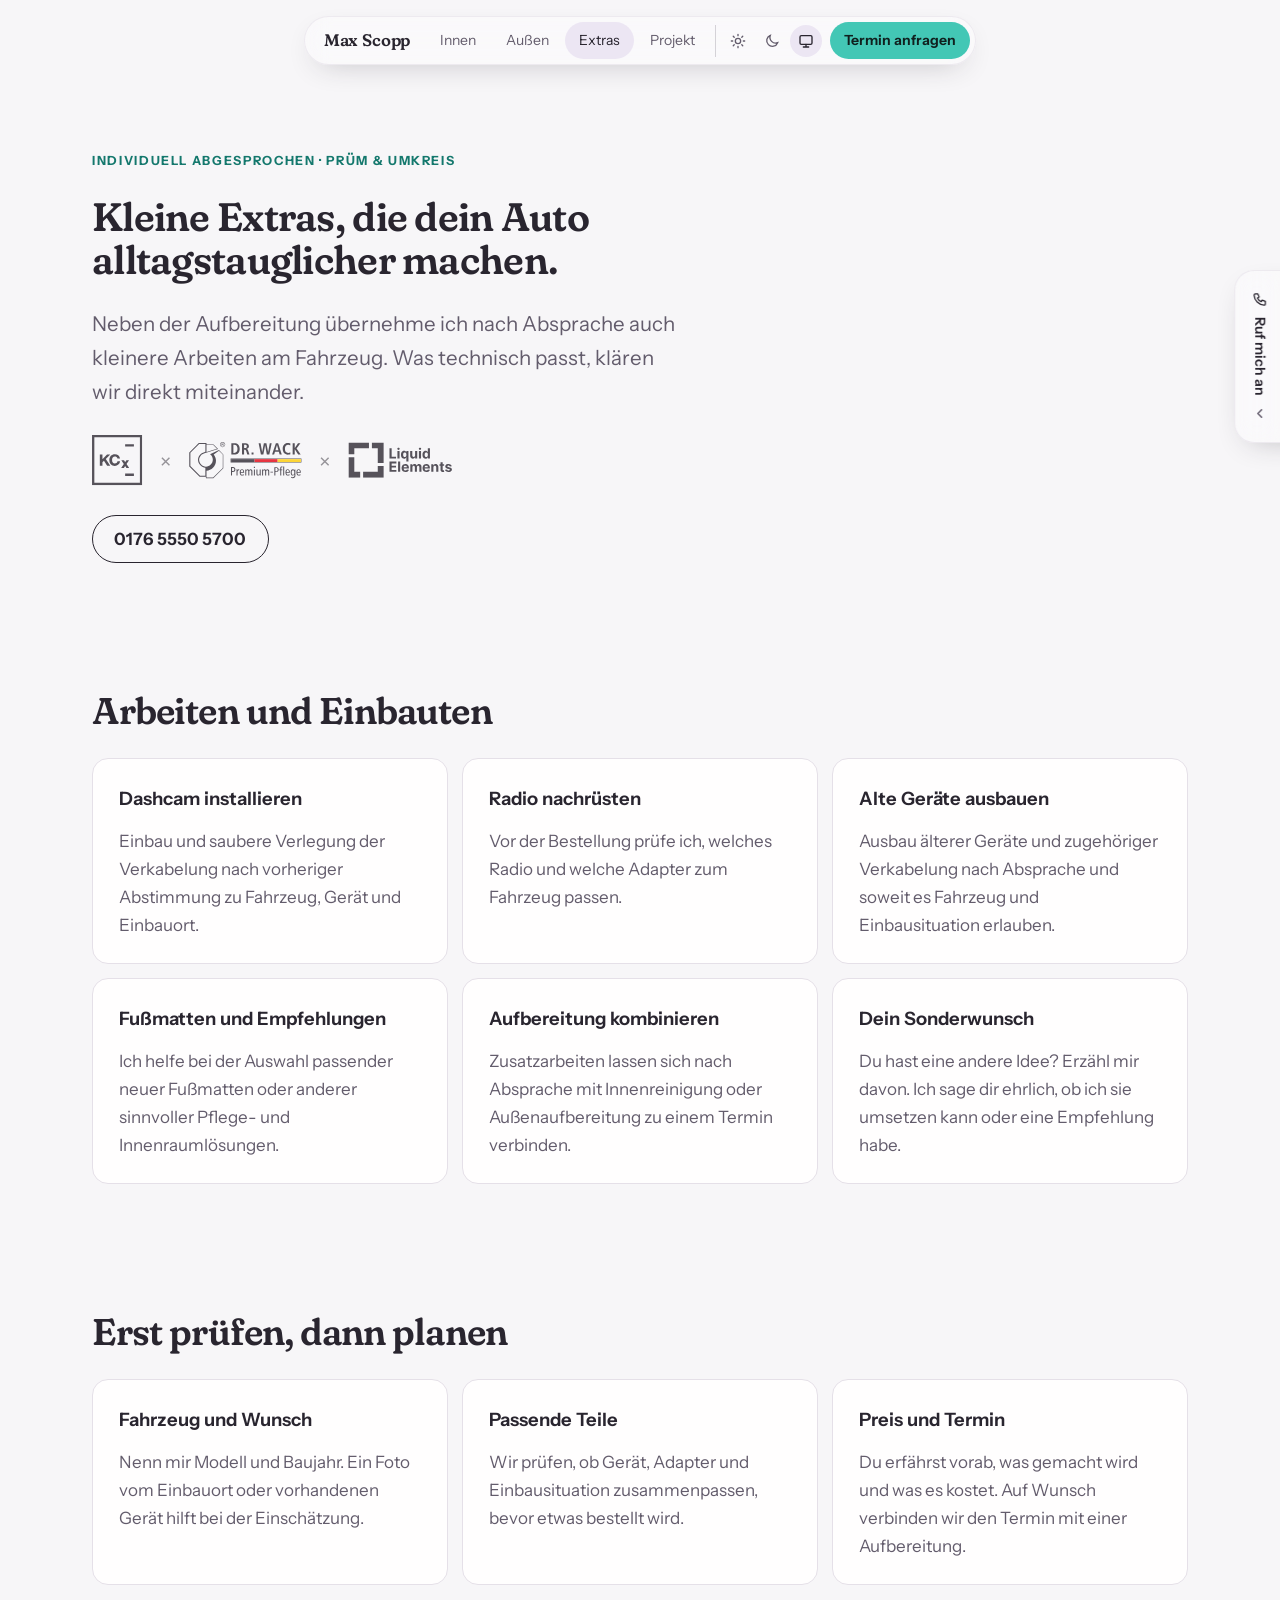
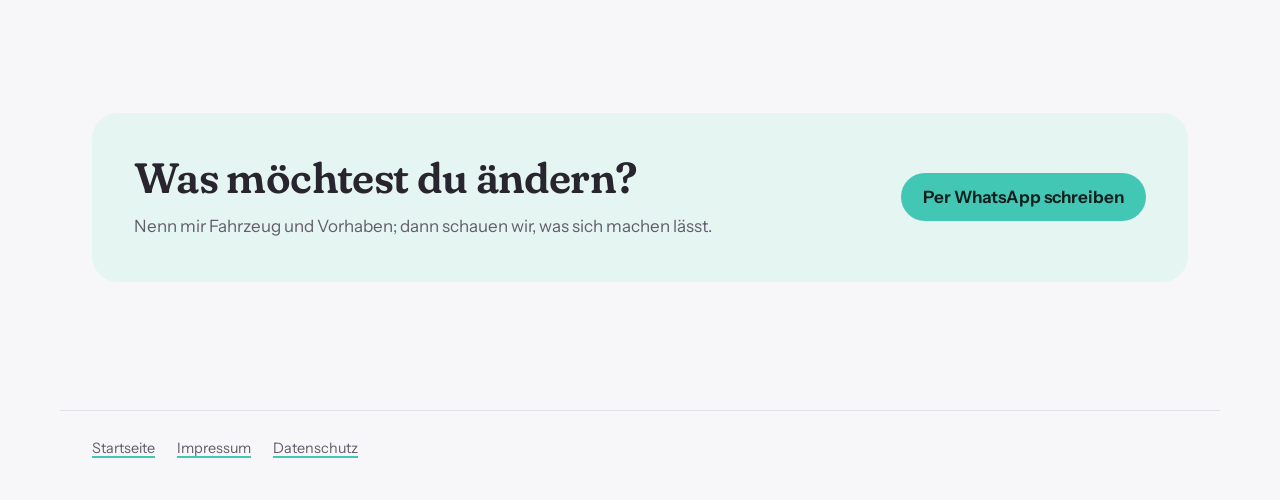
<file: zusatzleistungen.html>
<!doctype html>
<html lang="de">
<head>
<meta charset="utf-8">
<meta name="viewport" content="width=device-width, initial-scale=1">
<title>Zusatzleistungen fürs Auto in Prüm | Max Scopp</title>
<meta name="description" content="Kleine Arbeiten und Sonderwünsche rund ums Auto in Prüm: Dashcam- und Radio-Nachrüstung, Ausbau alter Geräte und Verkabelungen sowie passende Fußmatten.">
<meta name="theme-color" content="#f7f6f8">
<link rel="canonical" href="https://auto.maxscopp.de/zusatzleistungen.html">
<meta property="og:type" content="website">
<meta property="og:locale" content="de_DE">
<meta property="og:site_name" content="Max Scopp Autoaufbereitung">
<meta property="og:url" content="https://auto.maxscopp.de/zusatzleistungen.html">
<meta property="og:title" content="Zusatzleistungen fürs Auto in Prüm | Max Scopp">
<meta property="og:description" content="Kleine Arbeiten und Sonderwünsche rund ums Auto in Prüm: Dashcam- und Radio-Nachrüstung, Ausbau alter Geräte und Verkabelungen sowie passende Fußmatten.">
<meta property="og:image" content="https://auto.maxscopp.de/og.jpg">
<meta property="og:image:width" content="1200">
<meta property="og:image:height" content="630">
<meta name="twitter:card" content="summary_large_image">

<link rel="icon" href="favicon.svg" type="image/svg+xml">
<script>
  try {
    var savedTheme = localStorage.getItem('theme');
    if (savedTheme === 'light' || savedTheme === 'dark') document.documentElement.setAttribute('data-theme', savedTheme);
  } catch (e) {}
</script>
<link rel="preconnect" href="https://fonts.googleapis.com">
<link rel="preconnect" href="https://fonts.gstatic.com" crossorigin>
<link rel="stylesheet" href="https://fonts.googleapis.com/css2?family=Fraunces:opsz,wght,SOFT@9..144,500..700,0..100&family=Instrument+Sans:wght@400..700&display=swap">
<link rel="stylesheet" href="site-theme.css">
<link rel="stylesheet" href="site-components.css">
<link rel="stylesheet" href="legal.css">
<link rel="stylesheet" href="service.css">
<script src="service.js" defer></script>
</head>
<body>
<header class="top">
  <div class="bar lg">
    <a class="brand" href="index.html">Max Scopp</a>
    <nav class="nav" aria-label="Hauptmenü">
      <ul>
        <li><a href="innenreinigung.html">Innen</a></li>
        <li><a href="aussenaufbereitung.html">Außen</a></li>
        <li><a href="zusatzleistungen.html" aria-current="page">Extras</a></li>
        <li><a href="lea-bmw-aufbereitung.html">Projekt</a></li>
      </ul>
    </nav>
  <div class="theme" role="group" aria-label="Farbschema">
    <button type="button" value="light" aria-pressed="false" title="Hell" aria-label="Hell"><svg viewBox="0 0 24 24" fill="none" stroke="currentColor" stroke-width="2" stroke-linecap="round" aria-hidden="true"><circle cx="12" cy="12" r="4"/><path d="M12 2v2M12 20v2M4.9 4.9l1.4 1.4M17.7 17.7l1.4 1.4M2 12h2M20 12h2M4.9 19.1l1.4-1.4M17.7 6.3l1.4-1.4"/></svg></button>
    <button type="button" value="dark" aria-pressed="false" title="Dunkel" aria-label="Dunkel"><svg viewBox="0 0 24 24" fill="none" stroke="currentColor" stroke-width="2" stroke-linecap="round" aria-hidden="true"><path d="M20.5 14.5A8.5 8.5 0 0 1 9.5 3.5 8.5 8.5 0 1 0 20.5 14.5Z"/></svg></button>
    <button type="button" value="system" aria-pressed="true" title="System" aria-label="System"><svg viewBox="0 0 24 24" fill="none" stroke="currentColor" stroke-width="2" stroke-linecap="round" aria-hidden="true"><rect x="3" y="4" width="18" height="13" rx="2"/><path d="M8 21h8M12 17v4"/></svg></button>
  </div>
    <a class="bar-cta" href="https://wa.me/4917655505700?text=Hallo%20Max%2C%20ich%20habe%20eine%20Frage%20zu%20einer%20Zusatzleistung.">Termin anfragen</a>
  </div>
</header>
<main class="wrap service-main">
  <section class="service-hero service-hero--text">
    <div class="service-copy">
      <p class="eyebrow">Individuell abgesprochen · Prüm &amp; Umkreis</p>
      <h1>Kleine Extras, die dein Auto alltagstauglicher machen.</h1>
      <p class="lead">Neben der Aufbereitung übernehme ich nach Absprache auch kleinere Arbeiten am Fahrzeug. Was technisch passt, klären wir direkt miteinander.</p>
      <svg xmlns="http://www.w3.org/2000/svg" width="459" height="64" viewBox="40 40 459 64" fill="none" class="brand-proof-lockup" role="img" aria-label="Koch Chemie × Dr. Wack × Liquid Elements"><g id="Partner logo lockup">
<g id="footer-logo-mark 1" clip-path="url(#clip0_1_4)">
<path id="Vector" d="M104 40V104H40V40H104ZM101.051 42.9504H42.9517V101.05H101.051V42.9491V42.9504ZM93.4106 89.1955V92.1446H82.2182V89.1955H93.4106ZM80.7834 72.2445L81.5872 73.4771C81.8138 73.8214 82.0314 74.1722 82.2477 74.519L82.2925 74.5946C82.5254 74.2234 82.7597 73.8483 83.0054 73.4758L83.8208 72.2445H87.1872L83.9974 77.0342L87.383 82.0544H83.9232L83.0554 80.7488C82.7738 80.3238 82.5024 79.913 82.2362 79.4944C81.9904 79.8835 81.7344 80.2726 81.472 80.672L80.5542 82.0544H77.1418L80.5414 77.0701L77.3414 72.2445H80.7846H80.7834ZM69.0931 64.6246C72.4429 64.6246 75.2179 66.4678 75.7734 69.9981H72.384C71.9488 68.3328 70.6778 67.5187 69.0931 67.5187C66.8122 67.5187 65.5437 69.2045 65.5437 72C65.5437 74.816 66.8122 76.48 69.0931 76.48C70.7571 76.48 72.1459 75.5098 72.4621 73.6256H75.8131C75.3779 77.3926 72.5619 79.3754 69.0931 79.3754C64.8883 79.3754 62.0544 76.5402 62.0544 72C62.0544 67.4598 64.7898 64.6246 69.0931 64.6246ZM53.2813 64.9421V71.049L59.1296 64.9421H63.2141L57.5437 70.7123L63.2141 79.0579H59.2499L55.1846 72.9523L53.2813 74.8365V79.0579H49.9315V64.9421H53.2813ZM93.4118 51.8733V54.8211H82.2195V51.872H93.4118V51.8733Z" fill-rule="evenodd" clip-rule="evenodd" fill="currentColor" />
</g>
<path id="Ã" d="M138.068 79.1364L128.455 69.5227L129.75 68.2273L139.364 77.8409L138.068 79.1364ZM129.75 79.1364L128.455 77.8409L138.068 68.2273L139.364 69.5227L129.75 79.1364Z" fill="currentColor" opacity="0.6" />
<path id="Ã_2" d="M341.058 79.1364L331.444 69.5227L332.74 68.2273L342.353 77.8409L341.058 79.1364ZM332.74 79.1364L331.444 77.8409L341.058 68.2273L342.353 69.5227L332.74 79.1364Z" fill="currentColor" opacity="0.6" />
<g id="liquid_elements 1" clip-path="url(#clip1_1_4)">
<g id="Group">
<g id="Group_2">
<g id="Group_3">
<g id="Group_4">
<path id="Vector_2" d="M427.676 67.8082H422.079V56.9882H419.319V70.0918H427.676V67.8082Z" fill="currentColor" />
<path id="Vector_3" d="M430.819 58.9976C431.223 58.9976 431.568 58.8621 431.855 58.5911C432.141 58.32 432.285 57.995 432.285 57.6149C432.285 57.2391 432.141 56.9162 431.855 56.6451C431.568 56.3741 431.223 56.2386 430.819 56.2386C430.415 56.2386 430.07 56.3741 429.783 56.6451C429.496 56.9162 429.352 57.2391 429.352 57.6149C429.352 57.995 429.496 58.32 429.783 58.5911C430.07 58.8621 430.416 58.9976 430.819 58.9976Z" fill="currentColor" />
<path id="Vector_4" d="M432.171 60.2651H429.455V70.0931H432.171V60.2651Z" fill="currentColor" />
<path id="Vector_5" d="M435.928 69.6738C436.53 70.0603 437.203 70.253 437.946 70.253C438.474 70.253 438.921 70.1651 439.288 69.9904C439.655 69.8157 439.956 69.5944 440.187 69.3287C440.419 69.0619 440.598 68.7919 440.726 68.5188H440.809V73.7785H443.518V60.2651H440.84V61.9156H440.725C440.606 61.651 440.433 61.381 440.205 61.1068C439.977 60.8315 439.679 60.6018 439.312 60.4154C438.944 60.2302 438.486 60.137 437.939 60.137C437.221 60.137 436.561 60.3233 435.96 60.6971C435.359 61.0708 434.878 61.6308 434.516 62.3793C434.154 63.1278 433.974 64.0648 433.974 65.1913C433.974 66.2881 434.149 67.2123 434.5 67.9651C434.851 68.7178 435.327 69.2874 435.928 69.6738ZM436.983 63.6816C437.14 63.2507 437.372 62.914 437.678 62.6705C437.984 62.427 438.361 62.3052 438.807 62.3052C439.245 62.3052 439.617 62.4227 439.923 62.6567C440.229 62.8918 440.463 63.2242 440.625 63.6551C440.786 64.086 440.867 64.5931 440.867 65.1775C440.867 65.7619 440.785 66.2712 440.621 66.7063C440.458 67.1414 440.224 67.4791 439.92 67.7205C439.616 67.9619 439.245 68.0815 438.807 68.0815C438.361 68.0815 437.985 67.9587 437.682 67.7131C437.378 67.4675 437.146 67.1266 436.986 66.6893C436.827 66.2521 436.747 65.7482 436.747 65.1764C436.747 64.6111 436.826 64.1124 436.983 63.6816Z" fill="currentColor" />
<path id="Vector_6" d="M447.279 69.7723C447.775 70.0709 448.351 70.2201 449.006 70.2201C449.742 70.2201 450.365 70.0455 450.878 69.695C451.389 69.3457 451.756 68.883 451.978 68.3071H452.08V70.092H454.688V60.2641H451.972V65.907C451.976 66.3463 451.889 66.7158 451.713 67.0144C451.537 67.3129 451.306 67.5384 451.021 67.6898C450.736 67.8412 450.431 67.9175 450.104 67.9175C449.589 67.9175 449.179 67.7491 448.874 67.4125C448.568 67.0758 448.413 66.6174 448.408 66.0372V60.2662H445.692V66.5231C445.696 67.2907 445.838 67.9503 446.116 68.4997C446.394 69.0492 446.782 69.4738 447.279 69.7723Z" fill="currentColor" />
<path id="Vector_7" d="M458.217 58.9976C458.621 58.9976 458.966 58.8621 459.253 58.5911C459.54 58.32 459.684 57.995 459.684 57.6149C459.684 57.2391 459.54 56.9162 459.253 56.6451C458.966 56.3741 458.621 56.2386 458.217 56.2386C457.813 56.2386 457.468 56.3741 457.182 56.6451C456.895 56.9162 456.751 57.2391 456.751 57.6149C456.751 57.995 456.895 58.32 457.182 58.5911C457.468 58.8621 457.814 58.9976 458.217 58.9976Z" fill="currentColor" />
<path id="Vector_8" d="M459.57 60.2651H456.853V70.0931H459.57V60.2651Z" fill="currentColor" />
<path id="Vector_9" d="M468.207 61.9154H468.123C468.004 61.6508 467.831 61.3808 467.603 61.1066C467.376 60.8313 467.078 60.6016 466.711 60.4153C466.343 60.23 465.885 60.1368 465.338 60.1368C464.619 60.1368 463.96 60.3231 463.359 60.6969C462.757 61.0706 462.276 61.6306 461.915 62.3792C461.553 63.1277 461.372 64.0646 461.372 65.1911C461.372 66.2879 461.548 67.2122 461.899 67.9649C462.249 68.7176 462.726 69.2872 463.327 69.6737C463.928 70.0601 464.601 70.2528 465.345 70.2528C465.872 70.2528 466.32 70.1649 466.687 69.9902C467.054 69.8155 467.355 69.5943 467.586 69.3285C467.818 69.0617 467.997 68.7918 468.125 68.5186H468.24V70.0929H470.917V56.9882H468.208V61.9154H468.207ZM468.019 66.7072C467.856 67.1423 467.621 67.48 467.318 67.7214C467.014 67.9628 466.642 68.0824 466.205 68.0824C465.759 68.0824 465.383 67.9596 465.079 67.714C464.775 67.4684 464.543 67.1275 464.384 66.6902C464.225 66.253 464.145 65.749 464.145 65.1773C464.145 64.6099 464.224 64.1112 464.381 63.6803C464.538 63.2494 464.77 62.9127 465.076 62.6692C465.382 62.4257 465.759 62.304 466.205 62.304C466.642 62.304 467.014 62.4215 467.321 62.6555C467.627 62.8905 467.861 63.2229 468.022 63.6538C468.184 64.0847 468.265 64.5919 468.265 65.1763C468.265 65.7628 468.183 66.272 468.019 66.7072Z" fill="currentColor" />
<path id="Vector_10" d="M422.079 81.5947H427.664V79.31H422.079V76.1878H428.116V73.9042H419.319V87.0078H428.142V84.7231H422.079V81.5947Z" fill="currentColor" />
<path id="Vector_11" d="M432.981 73.9042H430.265V87.0078H432.981V73.9042Z" fill="currentColor" />
<path id="Vector_12" d="M442.775 78.2938C442.357 77.8798 441.868 77.5696 441.309 77.3632C440.75 77.1567 440.148 77.053 439.502 77.053C438.541 77.053 437.706 77.2658 436.994 77.6924C436.282 78.1191 435.73 78.7141 435.34 79.4774C434.948 80.2408 434.753 81.1279 434.753 82.139C434.753 83.1755 434.948 84.0722 435.34 84.8292C435.731 85.5862 436.288 86.1706 437.013 86.5824C437.737 86.9943 438.604 87.1996 439.611 87.1996C440.418 87.1996 441.131 87.0747 441.75 86.8249C442.368 86.575 442.875 86.2256 443.267 85.7757C443.66 85.3257 443.92 84.7974 444.048 84.1919L441.536 84.0256C441.442 84.2734 441.307 84.4819 441.128 84.6524C440.949 84.8228 440.734 84.9509 440.484 85.0367C440.233 85.1225 439.957 85.1648 439.655 85.1648C439.201 85.1648 438.807 85.0685 438.476 84.8768C438.145 84.6852 437.888 84.4121 437.708 84.0574C437.528 83.7038 437.437 83.2835 437.437 82.7965V82.7901H444.105V82.0416C444.105 81.2052 443.987 80.4747 443.754 79.8501C443.52 79.2265 443.193 78.7067 442.775 78.2938ZM437.44 81.1025C437.457 80.75 437.547 80.426 437.711 80.1328C437.889 79.8152 438.137 79.5611 438.454 79.3716C438.77 79.182 439.135 79.0868 439.547 79.0868C439.942 79.0868 440.289 79.1736 440.589 79.3461C440.888 79.5187 441.124 79.7569 441.293 80.0597C441.463 80.3625 441.549 80.7098 441.549 81.1025H437.44Z" fill="currentColor" />
<path id="Vector_13" d="M457.02 77.0519C456.302 77.0519 455.68 77.2213 455.155 77.5601C454.63 77.8989 454.268 78.3499 454.069 78.9131H453.966C453.809 78.3414 453.495 77.8883 453.023 77.5538C452.552 77.2192 451.98 77.0519 451.308 77.0519C450.645 77.0519 450.076 77.2181 449.599 77.5506C449.123 77.883 448.783 78.3372 448.579 78.9131H448.464V77.179H445.876V87.007H448.592V81.1078C448.592 80.7458 448.661 80.4281 448.802 80.1582C448.942 79.8871 449.132 79.6765 449.372 79.5251C449.613 79.3737 449.883 79.2974 450.186 79.2974C450.632 79.2974 450.992 79.4404 451.266 79.7262C451.54 80.0121 451.677 80.3964 451.677 80.8781V87.008H454.31V81.0062C454.31 80.4948 454.448 80.0819 454.725 79.7686C455.001 79.4552 455.385 79.2985 455.879 79.2985C456.312 79.2985 456.673 79.4351 456.962 79.7082C457.251 79.9814 457.396 80.3911 457.396 80.9363V87.008H460.105V80.3985C460.105 79.3324 459.819 78.5076 459.247 77.9254C458.676 77.3431 457.934 77.0519 457.02 77.0519Z" fill="currentColor" />
<path id="Vector_14" d="M469.516 78.2938C469.097 77.8798 468.609 77.5696 468.05 77.3632C467.491 77.1567 466.888 77.053 466.243 77.053C465.282 77.053 464.446 77.2658 463.734 77.6924C463.022 78.1191 462.471 78.7141 462.08 79.4774C461.689 80.2408 461.494 81.1279 461.494 82.139C461.494 83.1755 461.689 84.0722 462.08 84.8292C462.472 85.5862 463.029 86.1706 463.753 86.5824C464.478 86.9943 465.344 87.1996 466.351 87.1996C467.158 87.1996 467.871 87.0747 468.491 86.8249C469.109 86.575 469.615 86.2256 470.007 85.7757C470.401 85.3257 470.66 84.7974 470.788 84.1919L468.276 84.0256C468.183 84.2734 468.048 84.4819 467.868 84.6524C467.69 84.8228 467.475 84.9509 467.225 85.0367C466.974 85.1225 466.697 85.1648 466.396 85.1648C465.941 85.1648 465.548 85.0685 465.216 84.8768C464.885 84.6852 464.629 84.4121 464.448 84.0574C464.268 83.7038 464.177 83.2835 464.177 82.7965V82.7901H470.845V82.0416C470.845 81.2052 470.728 80.4747 470.495 79.8501C470.261 79.2265 469.934 78.7067 469.516 78.2938ZM464.18 81.1025C464.197 80.75 464.287 80.426 464.452 80.1328C464.63 79.8152 464.878 79.5611 465.194 79.3716C465.511 79.182 465.876 79.0868 466.287 79.0868C466.683 79.0868 467.03 79.1736 467.329 79.3461C467.629 79.5187 467.864 79.7569 468.034 80.0597C468.204 80.3625 468.289 80.7098 468.289 81.1025H464.18Z" fill="currentColor" />
<path id="Vector_15" d="M480.043 77.4998C479.538 77.2012 478.944 77.0519 478.265 77.0519C477.538 77.0519 476.92 77.2192 476.409 77.5538C475.9 77.8883 475.536 78.3414 475.32 78.9131H475.205V77.179H472.616V87.007H475.332V81.3249C475.337 80.9024 475.417 80.5414 475.572 80.2408C475.727 79.9401 475.944 79.7103 476.222 79.5526C476.5 79.3948 476.822 79.3154 477.188 79.3154C477.732 79.3154 478.159 79.4848 478.47 79.8236C478.78 80.1624 478.933 80.6325 478.928 81.2349V87.0059H481.644V80.7489C481.644 79.9856 481.503 79.3271 481.223 78.7755C480.943 78.2239 480.55 77.7983 480.043 77.4998Z" fill="currentColor" />
<path id="Vector_16" d="M488.445 84.9116C488.318 84.9349 488.19 84.9466 488.062 84.9466C487.88 84.9466 487.72 84.9191 487.581 84.8629C487.443 84.8079 487.336 84.7105 487.26 84.5718C487.184 84.4331 487.145 84.2383 487.145 83.9863V79.2264H488.986V77.1788H487.145V74.8243H484.428V77.1788H483.09V79.2264H484.428V84.3452C484.424 84.9889 484.558 85.5225 484.83 85.9449C485.102 86.3674 485.483 86.6786 485.975 86.8787C486.465 87.0788 487.038 87.1667 487.693 87.1413C488.045 87.1286 488.345 87.0936 488.592 87.0354C488.839 86.9782 489.03 86.9274 489.166 86.8851L488.739 84.8566C488.671 84.8704 488.573 84.8884 488.445 84.9116Z" fill="currentColor" />
<path id="Vector_17" d="M498.289 82.247C497.822 81.8119 497.112 81.4964 496.159 81.3005L494.387 80.9427C493.933 80.8442 493.612 80.7151 493.424 80.552C493.237 80.39 493.144 80.1921 493.144 79.957C493.144 79.6627 493.288 79.4266 493.577 79.2498C493.866 79.073 494.221 78.9841 494.641 78.9841C494.956 78.9841 495.227 79.0359 495.455 79.1408C495.682 79.2456 495.866 79.3843 496.006 79.5568C496.147 79.7294 496.237 79.9231 496.281 80.1359L498.767 79.9824C498.648 79.0783 498.232 78.3637 497.52 77.8385C496.808 77.3134 495.835 77.0519 494.597 77.0519C493.76 77.0519 493.03 77.1758 492.407 77.4225C491.785 77.6702 491.302 78.0217 490.96 78.478C490.618 78.9343 490.446 79.4785 490.446 80.1095C490.446 80.8432 490.679 81.4466 491.145 81.9199C491.61 82.3931 492.321 82.7255 493.278 82.9182L494.974 83.257C495.399 83.3428 495.713 83.4645 495.917 83.6244C496.12 83.7843 496.225 83.9886 496.229 84.2353C496.225 84.5296 496.077 84.7699 495.786 84.9552C495.495 85.1405 495.111 85.2336 494.635 85.2336C494.151 85.2336 493.753 85.1299 493.443 84.9234C493.133 84.717 492.938 84.4152 492.857 84.0182L490.186 84.159C490.318 85.0971 490.767 85.8381 491.534 86.3823C492.301 86.9265 493.332 87.1986 494.629 87.1986C495.479 87.1986 496.23 87.0631 496.882 86.792C497.534 86.521 498.049 86.1431 498.425 85.656C498.802 85.1701 498.99 84.6048 498.99 83.96C498.99 83.2538 498.756 82.6821 498.289 82.247Z" fill="currentColor" />
<path id="Vector_18" d="M396.894 56.9924H404.368V75.7539H411.843V49.49H396.894V56.9924Z" fill="currentColor" />
<path id="Vector_19" d="M404.368 87.0071H385.676V94.5091H411.843V79.5051H404.368V87.0071Z" fill="currentColor" />
<path id="Vector_20" d="M374.464 68.2461H366.99V94.51H381.939V87.0076H374.464V68.2461Z" fill="currentColor" />
<path id="Vector_21" d="M374.464 56.992H393.156V49.49H366.99V64.494H374.464V56.992Z" fill="currentColor" />
</g>
</g>
</g>
</g>
</g>
<g id="Dr. Wack logo">
<path id="Vector_22" d="M306.349 70.7457V74.4819H276.7H247.024H217.348V70.7457H247.024H276.673H306.349ZM306.99 70.1052H306.349H276.673H247.024H217.348H216.707V70.7457V74.4819V75.1224H217.348H247.024H276.7H306.349H306.99V74.4819V70.7457V70.1052ZM217.641 50.4635H221.404C225.914 50.4635 228.316 52.892 228.316 57.6957C228.316 62.5528 225.434 64.9279 221.404 64.9279H217.641V50.4635ZM220.283 62.873H221.164C224.153 62.873 225.487 60.8448 225.487 57.669C225.487 54.4932 224.153 52.465 221.164 52.465H220.283V62.873ZM231.278 50.4635H235.788C238.35 50.4635 240.085 51.611 240.085 54.2798C240.085 56.1745 238.911 57.4288 237.283 57.669V57.7224C237.817 57.8025 238.43 58.0426 238.884 59.4037L240.779 64.9012H237.977L236.536 60.2043C236.189 59.0567 235.495 58.6831 234.534 58.6831H233.92V64.9012H231.278V50.4635ZM235.014 56.735C236.429 56.735 237.363 56.0144 237.363 54.5466C237.363 52.892 236.482 52.465 235.014 52.465H233.947V56.735H235.014ZM243.448 62.2058H245.929V64.9012H243.448V62.2058ZM260.767 53.0521H260.741L258.472 64.9012H255.35L252.441 50.4635H254.923L256.951 61.592H256.978L259.14 50.4635H262.369L264.53 61.592H264.557L266.665 50.4635H269.067L266.105 64.9012H262.929L260.767 53.0521ZM278.248 61.4319H273.284L272.243 64.9012H269.601L274.431 50.4635H277.313L281.957 64.9012H279.235L278.248 61.4319ZM277.687 59.4037L275.872 52.6518H275.846L273.871 59.4037H277.687ZM292.925 64.581C292.392 64.8745 291.111 65.088 289.803 65.088C285.426 65.088 283.158 61.8856 283.158 57.669C283.158 53.4524 285.4 50.25 289.723 50.25C291.191 50.25 292.392 50.6503 292.925 50.8638L292.765 53.239C292.232 52.9721 291.378 52.4383 290.043 52.4383C287.855 52.4383 285.96 53.9328 285.96 57.669C285.96 61.4052 287.855 62.8997 290.043 62.8997C291.324 62.8997 292.178 62.5794 292.765 62.1525L292.925 64.581ZM295.861 50.4635H298.503V56.5748H298.556L302.666 50.4635H305.709L300.798 57.2687L306.082 64.9012H302.88L298.53 58.1227H298.476V64.9012H295.834L295.861 50.4635ZM217.241 91.615V80.9402H219.829C221.671 80.9402 222.872 82.1411 222.872 83.9825C222.872 86.1442 221.564 87.1583 219.483 87.1583H218.548V91.615H217.241ZM219.269 86.0374C221.164 86.0374 221.511 85.05 221.511 84.0893C221.511 82.8883 220.977 82.0344 219.296 82.0344H218.575V86.0374H219.269ZM224.26 91.615V85.3969C224.26 85.05 224.206 84.1693 224.206 83.8224H225.434L225.487 85.05H225.514C225.914 84.1159 226.555 83.7156 227.702 83.7156V84.9966C227.542 84.9699 227.382 84.9433 227.222 84.9433C226.154 84.9433 225.54 85.9574 225.54 87.4252V91.615H224.26ZM233.573 91.2681C232.96 91.5617 232.159 91.7218 231.438 91.7218C229.437 91.7218 228.343 90.254 228.343 87.7187C228.343 85.2101 229.464 83.7156 231.305 83.7156C232.906 83.7156 234 84.9166 234 87.4785V88.0923H229.65C229.65 89.9071 230.344 90.7344 231.732 90.7344C232.292 90.7344 232.96 90.4675 233.493 90.0939L233.573 91.2681ZM232.746 87.1316C232.746 85.5304 232.266 84.7031 231.252 84.7031C230.291 84.7031 229.704 85.5304 229.677 87.1316H232.746ZM243.181 91.6417V86.2242C243.181 85.3436 242.78 84.8365 242.006 84.8365C241.046 84.8365 240.565 85.477 240.565 86.758V91.6417H239.284V86.2242C239.284 85.3436 238.884 84.8365 238.11 84.8365C237.149 84.8365 236.669 85.477 236.669 86.758V91.6417H235.415V85.4236C235.415 85.1034 235.361 84.0893 235.361 83.8491H236.589L236.642 84.9966H236.669C237.069 84.1159 237.71 83.7156 238.564 83.7156C239.391 83.7156 239.978 84.1426 240.379 84.9433C240.779 84.1693 241.366 83.7156 242.247 83.7156C243.661 83.7156 244.488 84.623 244.488 86.1709V91.615L243.181 91.6417ZM246.356 82.1678V80.6466H247.744V82.1678H246.356ZM246.41 91.6417V83.8491H247.691V91.6417H246.41ZM253.882 91.6417L253.829 90.4942C253.402 91.4015 252.761 91.7752 251.881 91.7752C250.413 91.7752 249.639 90.8678 249.639 89.3199V83.8758H250.92V88.9463C250.92 90.0405 251.32 90.681 252.174 90.681C253.242 90.681 253.802 89.8804 253.802 88.5994V83.8758H255.083V90.0939C255.083 90.4675 255.136 91.3482 255.136 91.6684L253.882 91.6417ZM264.664 91.6417V86.2242C264.664 85.3436 264.263 84.8365 263.49 84.8365C262.529 84.8365 262.048 85.477 262.048 86.758V91.6417H260.767V86.2242C260.767 85.3436 260.367 84.8365 259.593 84.8365C258.633 84.8365 258.152 85.477 258.152 86.758V91.6417H256.871V85.4236C256.871 85.1034 256.818 84.0893 256.818 83.8491H258.045L258.099 84.9966H258.125C258.526 84.1159 259.166 83.7156 260.02 83.7156C260.848 83.7156 261.435 84.1426 261.835 84.9433C262.235 84.1693 262.822 83.7156 263.703 83.7156C265.117 83.7156 265.945 84.623 265.945 86.1709V91.615L264.664 91.6417ZM267.466 87.9055V86.8114H270.722V87.9055H267.466ZM272.483 91.6684V80.9936H275.072C276.913 80.9936 278.114 82.1945 278.114 84.0359C278.114 86.1975 276.806 87.2117 274.725 87.2117H273.791V91.6684H272.483ZM274.511 86.1175C276.406 86.1175 276.753 85.1301 276.753 84.1693C276.753 82.9684 276.219 82.1144 274.538 82.1144H273.817V86.1175H274.511ZM280.036 91.6684V84.9166H278.808V83.8758H280.036V82.0877C280.036 80.8067 280.676 80.0328 281.957 80.0328C282.304 80.0328 282.651 80.0862 282.944 80.1663V81.2604C282.784 81.127 282.517 81.0736 282.224 81.0736C281.557 81.0736 281.29 81.4205 281.29 82.1945V83.8758H282.678V84.9166H281.29V91.6684H280.036ZM283.798 91.6684V80.2196H285.079V91.6684H283.798ZM291.885 91.3215C291.271 91.615 290.47 91.7752 289.75 91.7752C287.748 91.7752 286.654 90.3074 286.654 87.7721C286.654 85.2635 287.775 83.769 289.616 83.769C291.217 83.769 292.312 84.9699 292.312 87.5586V88.1724H287.962C287.962 89.9871 288.656 90.8144 290.043 90.8144C290.604 90.8144 291.271 90.5475 291.805 90.1739L291.885 91.3215ZM291.057 87.185C291.057 85.5837 290.577 84.7564 289.563 84.7564C288.602 84.7564 288.015 85.5837 287.988 87.185H291.057ZM298.049 90.4942H298.023C297.516 91.3748 296.875 91.8018 295.994 91.8018C294.313 91.8018 293.352 90.3607 293.352 87.7988C293.352 85.2101 294.34 83.7957 296.155 83.7957C296.929 83.7957 297.622 84.2761 298.049 85.0233H298.076L298.129 83.9025H299.357C299.357 84.2227 299.304 84.8098 299.304 85.2368V92.0954C299.304 93.9368 297.969 95.0844 296.021 95.0844C295.407 95.0844 294.313 94.8442 293.779 94.604L293.833 93.2963C294.473 93.6966 295.301 93.9635 295.968 93.9635C297.382 93.9635 298.103 93.1629 298.103 91.7485L298.049 90.4942ZM297.996 87.7988C297.996 85.8239 297.489 84.8365 296.288 84.8365C295.194 84.8365 294.607 85.7705 294.607 87.7988C294.607 89.7736 295.14 90.761 296.288 90.761C297.436 90.761 297.969 89.7736 297.996 87.7988ZM305.842 91.3482C305.228 91.6417 304.428 91.8018 303.707 91.8018C301.706 91.8018 300.611 90.334 300.611 87.7988C300.611 85.2902 301.732 83.7957 303.574 83.7957C305.175 83.7957 306.269 84.9966 306.269 87.5853V88.1991H301.919C301.919 90.0138 302.613 90.8411 304.001 90.8411C304.561 90.8411 305.228 90.5742 305.762 90.2006L305.842 91.3482ZM304.988 87.2117C304.988 85.6104 304.508 84.7831 303.494 84.7831C302.533 84.7831 301.946 85.6104 301.919 87.2117H304.988ZM201.896 59.1101L190.367 64.5009C190.367 64.5009 190.527 64.6077 190.954 64.9813C192.929 66.6626 194.023 69.011 194.023 71.6531C194.023 76.3767 190.02 80.3798 185.27 80.4064C180.733 80.4064 176.57 76.2432 176.57 71.6531C176.57 69.7583 177.263 67.9436 178.571 66.4224C179.825 64.9546 181.213 64.154 183.482 63.3801L185.376 62.7663L185.537 62.7129L200.748 57.7491L194.984 51.958H185.99V50.1699H176.089L164 62.2325V80.1396L177.183 93.2963H185.19V95.0844H194.663L207.393 82.3279V64.7144L201.896 59.1101ZM194.637 52.6785L199.334 57.3755L185.963 61.7255V52.6785H194.637ZM177.771 91.8552L165.414 79.5258V62.7929L176.676 51.5577H184.576V61.512L183.108 61.9923C180.92 62.5794 178.945 63.8071 177.504 65.4883C175.983 67.2764 175.155 69.4113 175.155 71.6531C175.155 74.215 176.276 76.777 178.198 78.7251C179.959 80.4865 182.227 81.5807 184.522 81.7675V91.8819L177.771 91.8552ZM206.699 81.981L194.37 94.2837H185.99V85.5304C189.086 85.3436 191.995 84.0626 194.263 81.7942C196.692 79.3656 198.053 76.1899 198.053 72.8273C198.053 69.9451 197.012 67.1429 195.144 64.8212L201.869 60.1509L206.753 65.008L206.699 81.981ZM206.513 55.0003C204.991 55.0003 203.71 53.7727 203.71 52.2248C203.71 50.677 204.991 49.4494 206.513 49.4494C208.034 49.4494 209.315 50.677 209.315 52.2248C209.341 53.7727 208.034 55.0003 206.513 55.0003ZM206.513 55.5074C208.354 55.5074 209.822 54.0396 209.822 52.2248C209.822 50.4101 208.354 48.9156 206.513 48.9156C204.671 48.9156 203.203 50.3834 203.203 52.2248C203.203 54.0663 204.671 55.5074 206.513 55.5074ZM206.993 52.3316C207.633 52.3049 208.14 52.038 208.14 51.3442C208.14 50.5702 207.5 50.3834 206.86 50.3834H205.285V53.9862H205.792V52.3316H206.406L207.5 53.9862H208.114L206.993 52.3316ZM205.792 51.8245V50.8905H206.753C207.153 50.8905 207.633 50.9439 207.633 51.3442C207.633 51.9313 206.833 51.8245 206.406 51.8245H205.792Z" fill="currentColor" />
<path id="Rectangle" d="M276.7 70.7457H247.024V74.4819H276.7V70.7457Z" fill="#E3000F" />
<path id="Rectangle_1_" d="M246.997 70.7457H217.321V74.4819H246.997V70.7457Z" fill="currentColor" />
<path id="Rectangle_2_" d="M306.349 70.7457H276.673V74.4819H306.349V70.7457Z" fill="#FFCC00" />
</g>
</g>
<defs>
<clipPath id="clip0_1_4">
<rect width="64" height="64" fill="white" transform="translate(40 40)" />
</clipPath>
<clipPath id="clip1_1_4">
<rect width="132" height="45.02" fill="white" transform="translate(366.99 49.49)" />
</clipPath>
</defs>
</svg>
      <div class="service-actions">
        <a class="btn btn-line" href="tel:+4917655505700">0176 5550 5700</a>
      </div>
    </div>
  </section>

  <section class="service-section">
    <h2>Arbeiten und Einbauten</h2>
    <div class="service-grid">
      <article class="service-card"><h3>Dashcam installieren</h3><p>Einbau und saubere Verlegung der Verkabelung nach vorheriger Abstimmung zu Fahrzeug, Gerät und Einbauort.</p></article>
      <article class="service-card"><h3>Radio nachrüsten</h3><p>Vor der Bestellung prüfe ich, welches Radio und welche Adapter zum Fahrzeug passen.</p></article>
      <article class="service-card"><h3>Alte Geräte ausbauen</h3><p>Ausbau älterer Geräte und zugehöriger Verkabelung nach Absprache und soweit es Fahrzeug und Einbausituation erlauben.</p></article>
      <article class="service-card"><h3>Fußmatten und Empfehlungen</h3><p>Ich helfe bei der Auswahl passender neuer Fußmatten oder anderer sinnvoller Pflege- und Innenraumlösungen.</p></article>
      <article class="service-card"><h3>Aufbereitung kombinieren</h3><p>Zusatzarbeiten lassen sich nach Absprache mit Innenreinigung oder Außenaufbereitung zu einem Termin verbinden.</p></article>
      <article class="service-card"><h3>Dein Sonderwunsch</h3><p>Du hast eine andere Idee? Erzähl mir davon. Ich sage dir ehrlich, ob ich sie umsetzen kann oder eine Empfehlung habe.</p></article>
    </div>
  </section>

  <section class="service-section">
    <h2>Erst prüfen, dann planen</h2>
    <div class="service-grid">
      <article class="service-card"><h3>Fahrzeug und Wunsch</h3><p>Nenn mir Modell und Baujahr. Ein Foto vom Einbauort oder vorhandenen Gerät hilft bei der Einschätzung.</p></article>
      <article class="service-card"><h3>Passende Teile</h3><p>Wir prüfen, ob Gerät, Adapter und Einbausituation zusammenpassen, bevor etwas bestellt wird.</p></article>
      <article class="service-card"><h3>Preis und Termin</h3><p>Du erfährst vorab, was gemacht wird und was es kostet. Auf Wunsch verbinden wir den Termin mit einer Aufbereitung.</p></article>
    </div>
  </section>

  <section class="service-contact">
    <div><h2>Was möchtest du ändern?</h2><p>Nenn mir Fahrzeug und Vorhaben; dann schauen wir, was sich machen lässt.</p></div>
    <a class="btn btn-teal" href="https://wa.me/4917655505700?text=Hallo%20Max%2C%20ich%20habe%20eine%20Frage%20zu%20einer%20Zusatzleistung.">Per WhatsApp schreiben</a>
  </section>
</main>
<footer class="wrap service-footer">
  <nav aria-label="Rechtliches"><a href="./">Startseite</a><a href="impressum.html">Impressum</a><a href="datenschutz.html">Datenschutz</a></nav>
</footer>
<aside class="callbar lg" aria-label="Schnell Kontakt aufnehmen">
  <button class="callbar-tab" type="button" aria-expanded="false" aria-controls="callbar-body">
    <svg viewBox="0 0 24 24" fill="none" stroke="currentColor" stroke-width="2" stroke-linejoin="round" aria-hidden="true"><path d="M5 3h4l2 5-2.5 1.5a11 11 0 0 0 6 6L16 13l5 2v4a2 2 0 0 1-2 2A17 17 0 0 1 3 5a2 2 0 0 1 2-2"/></svg>
    Ruf mich an
    <svg class="chev" viewBox="0 0 24 24" fill="none" stroke="currentColor" stroke-width="2.4" stroke-linecap="round" stroke-linejoin="round" aria-hidden="true"><path d="M15 6l-6 6 6 6"/></svg>
  </button>
  <div class="callbar-body" id="callbar-body">
    <a class="btn btn-teal btn-sm" href="tel:+4917655505700"><svg viewBox="0 0 24 24" fill="none" stroke="currentColor" stroke-width="2" stroke-linejoin="round" aria-hidden="true"><path d="M5 3h4l2 5-2.5 1.5a11 11 0 0 0 6 6L16 13l5 2v4a2 2 0 0 1-2 2A17 17 0 0 1 3 5a2 2 0 0 1 2-2"/></svg><span class="long">0176 5550 5700</span><span class="short">Anrufen</span></a>
    <a class="btn btn-line btn-sm" href="https://wa.me/4917655505700">WhatsApp</a>
    <a class="btn btn-line btn-sm mail" href="mailto:auto@maxscopp.de">E-Mail</a>
  </div>
</aside>
</body>
</html>
</file>
<file: site-theme.css>
:root {
  --bg: #f7f6f8;
  --surface: #fffefe;
  --ink: #29252f;
  --muted: #635c6c;
  --line: #e5e0e8;
  --lilac: #f0ebf7;
  --mint: #e5f5f1;
  --teal: #43c7b5;
  --on-teal: #10201e;
  --teal-ink: #14786d;
  --violet: #7053bd;
  --on-violet: #ffffff;
  --violet-ink: #6647ad;
  --chip: #ece6f3;
  --hover: rgb(112 83 189 / 0.06);
  --lg-tint: 255 254 255;
  --lg-tint-a: 0.34;
  --f-display: "Fraunces", Georgia, "Times New Roman", serif;
  --f-body: "Instrument Sans", system-ui, -apple-system, "Segoe UI", Roboto, sans-serif;
  color-scheme: light;
}
@media (prefers-color-scheme: dark) {
  :root:not([data-theme="light"]) {
    --bg: #18151c;
    --surface: #221e27;
    --ink: #f2eef5;
    --muted: #b4aab9;
    --line: #393340;
    --lilac: #292330;
    --mint: #192c2b;
    --teal: #64d8c6;
    --on-teal: #10201e;
    --teal-ink: #7be2d3;
    --violet: #8064cc;
    --on-violet: #ffffff;
    --violet-ink: #c2aef0;
    --chip: #302938;
    --hover: rgb(194 174 240 / 0.08);
    --lg-tint: 34 30 39;
    --lg-tint-a: 0.46;
    color-scheme: dark;
  }
}
:root[data-theme="dark"] {
  --bg: #18151c;
  --surface: #221e27;
  --ink: #f2eef5;
  --muted: #b4aab9;
  --line: #393340;
  --lilac: #292330;
  --mint: #192c2b;
  --teal: #64d8c6;
  --on-teal: #10201e;
  --teal-ink: #7be2d3;
  --violet: #8064cc;
  --on-violet: #ffffff;
  --violet-ink: #c2aef0;
  --chip: #302938;
  --hover: rgb(194 174 240 / 0.08);
  --lg-tint: 34 30 39;
  --lg-tint-a: 0.46;
  color-scheme: dark;
}

*, *::before, *::after { box-sizing: border-box; }
html { -webkit-text-size-adjust: 100%; }
body { margin: 0; background: var(--bg); color: var(--ink); font-family: var(--f-body); font-size: 1.0625rem; line-height: 1.65; }
h1, h2 { margin: 0; font-family: var(--f-display); font-weight: 600; font-variation-settings: "SOFT" 100; letter-spacing: -0.015em; line-height: 1.1; text-wrap: balance; }
h3, h4 { margin: 0; font-size: 1.15rem; font-weight: 650; line-height: 1.3; }
p { margin: 0; }
img { max-width: 100%; display: block; }
a { color: inherit; }
:focus-visible { outline: 3px solid var(--teal); outline-offset: 3px; }
</file>
<file: site-components.css>
/* Shared navigation, buttons and package cards used by the home and detail pages. */
.btn {
  display: inline-flex; align-items: center; justify-content: center; gap: 0.55em;
  min-height: 48px; padding: 0.65em 1.25em;
  border: 1.5px solid transparent; border-radius: 999px;
  font: inherit; font-weight: 650; line-height: 1.2; text-decoration: none; cursor: pointer;
  transition: transform 0.15s ease;
}
.btn:hover { transform: translateY(-1px); }
.btn svg { width: 1.15em; height: 1.15em; flex: none; }
.btn-teal { background: var(--teal); color: var(--on-teal); }
.btn-line { border-color: var(--ink); color: var(--ink); background: transparent; }
.btn-sm { min-height: 42px; padding: 0.5em 1em; font-size: 0.95rem; }
@media (prefers-reduced-motion: reduce) { .btn { transition: none; } .btn:hover { transform: none; } }

.top {
  position: fixed; top: 16px; left: 0; right: 0; z-index: 20;
  display: flex; justify-content: center; padding-inline: 12px; pointer-events: none;
}
.bar {
  pointer-events: auto; display: flex; align-items: center; gap: 4px; max-width: 100%;
  padding: 6px; border-radius: 999px;
  box-shadow: inset 0 0 0 1px color-mix(in srgb, var(--line) 60%, transparent), 0 10px 30px -14px color-mix(in srgb, var(--ink) 30%, transparent);
}
.lg { background: rgb(var(--lg-tint) / var(--lg-tint-a)); -webkit-backdrop-filter: blur(12px) saturate(1.5); backdrop-filter: blur(12px) saturate(1.5); }
.lg.lg--refract { background: none; }
.brand {
  padding: 0 12px 0 14px; white-space: nowrap; text-decoration: none;
  font-family: var(--f-display); font-weight: 600; font-variation-settings: "SOFT" 100; font-size: 1.05rem; letter-spacing: -0.01em;
}
.nav { min-width: 0; }
.nav ul { display: flex; gap: 2px; margin: 0; padding: 0; list-style: none; }
.nav a, .bar-cta {
  display: block; padding: 7px 14px; border-radius: 999px; white-space: nowrap; text-decoration: none;
  font-size: 0.875rem; color: var(--muted); transition: color 0.2s, background-color 0.2s, opacity 0.2s;
}
.nav a:hover { color: var(--ink); background: var(--hover); }
.nav a[aria-current] { color: var(--ink); background: var(--chip); }
.bar-cta { margin-left: 4px; background: var(--teal); color: var(--on-teal); font-weight: 650; }
.bar-cta:hover { opacity: 0.88; }
.theme { display: flex; gap: 2px; margin-left: 2px; padding-left: 6px; border-left: 1px solid color-mix(in srgb, var(--muted) 25%, transparent); }
.theme button {
  display: grid; place-items: center; width: 32px; height: 32px; padding: 0;
  border: 0; border-radius: 999px; background: transparent; color: var(--muted); cursor: pointer;
  transition: color 0.2s, background-color 0.2s;
}
.theme button:hover { color: var(--ink); background: var(--hover); }
.theme button[aria-pressed="true"] { color: var(--ink); background: var(--chip); }
.theme svg { width: 16px; height: 16px; }
@media (max-width: 760px) {
  .top { position: absolute; top: 10px; }
  .nav, .bar-cta { display: none; }
}

.brand-proof-lockup { display: block; width: min(100%, 360px); height: auto; overflow: visible; color: var(--ink); opacity: 0.78; }

.plans { display: grid; grid-template-columns: repeat(3, minmax(0, 1fr)); gap: 20px; }
.plan, .service-card {
  display: flex; flex-direction: column; gap: 16px;
  padding: 28px 26px 24px; border: 1px solid var(--line); border-radius: 16px; background: var(--surface);
}
.plan-name { display: grid; gap: 2px; }
.plan-name p { color: var(--muted); font-size: 0.95rem; }
.price {
  display: flex; align-items: baseline; gap: 0.3em;
  font-family: var(--f-display); font-weight: 600; font-variation-settings: "SOFT" 100;
  font-size: 2.7rem; line-height: 1; font-variant-numeric: tabular-nums;
}
.price small { font-family: var(--f-body); font-size: 0.95rem; font-weight: 500; color: var(--muted); }
.mama-line { font-size: 0.92rem; font-weight: 600; color: var(--violet-ink); font-variant-numeric: tabular-nums; }
.ticks { display: grid; gap: 8px; margin: 0; padding: 0; list-style: none; }
.ticks li { position: relative; padding-left: 26px; }
.ticks li::before {
  content: ""; position: absolute; left: 3px; top: 0.52em; width: 12px; height: 6px;
  border-left: 2px solid var(--teal-ink); border-bottom: 2px solid var(--teal-ink); transform: rotate(-45deg);
}
.plan-foot { margin-top: auto; padding-top: 6px; color: var(--muted); font-size: 0.92rem; }
@media (max-width: 960px) { .plans { grid-template-columns: minmax(0, 1fr); max-width: 560px; } }

/* Schwebende Kontaktleiste: Pille auf dem Handy, Seitenlasche rechts auf dem Desktop */
.callbar {
  position: fixed; z-index: 30; top: 30vh; right: -20px;
  display: flex; align-items: stretch; gap: 4px; padding: 6px 26px 6px 6px; border-radius: 20px;
  transform: translateX(calc(100% - 66px));
  transition: transform 0.45s cubic-bezier(0.2, 0.7, 0.2, 1);
  box-shadow: inset 0 0 0 1px color-mix(in srgb, var(--line) 60%, transparent), 0 10px 30px -14px color-mix(in srgb, var(--ink) 30%, transparent);
}
.callbar:hover, .callbar:focus-within, .callbar.is-open { transform: none; }
.callbar-tab {
  display: flex; align-items: center; justify-content: center; gap: 10px; width: 40px; padding: 16px 0;
  writing-mode: vertical-rl; white-space: nowrap;
  border: 0; border-radius: 14px; background: none; color: var(--ink); cursor: pointer;
  font: inherit; font-size: 0.875rem; font-weight: 600;
}
.callbar-tab:hover { background: var(--hover); }
.callbar-tab svg { width: 15px; height: 15px; }
.callbar-tab .chev { color: var(--muted); transition: transform 0.3s ease; }
.callbar:hover .chev, .callbar:focus-within .chev, .callbar.is-open .chev { transform: rotate(180deg); }
.callbar-body { display: flex; flex-direction: column; justify-content: center; gap: 8px; padding: 4px 2px; }
.callbar .short { display: none; }
@media (max-width: 760px) {
  body { padding-bottom: 84px; }
  .callbar {
    top: auto; left: 12px; right: 12px; bottom: 12px;
    display: block; padding: 6px; border-radius: 999px;
  }
  .callbar, .callbar:hover, .callbar:focus-within, .callbar.is-open { transform: none; }
  .callbar-tab, .callbar .mail, .callbar .long { display: none; }
  .callbar .short { display: inline; }
  .callbar-body { flex-direction: row; padding: 0; }
  .callbar-body .btn { flex: 1; }
}
@media (prefers-reduced-motion: reduce) { .callbar, .callbar-tab .chev { transition: none; } }
</file>
<file: legal.css>
/* Impressum + Datenschutz: gleiche Farben und Schriften wie die Startseite, ruhige Lesespalte */
.wrap { max-width: 44rem; margin-inline: auto; padding-inline: clamp(16px, 4vw, 32px); }
main { display: grid; gap: 28px; padding-block: clamp(40px, 7vw, 80px); }
h1 { font-size: clamp(2.2rem, 6vw, 3.2rem); }
h2 { font-size: 1.3rem; }
section { display: grid; gap: 8px; }
p, ul { margin: 0; color: var(--muted); }
ul { padding-left: 1.2em; display: grid; gap: 4px; }
strong { color: var(--ink); font-weight: 650; }
a { color: inherit; text-decoration-color: var(--teal); text-decoration-thickness: 2px; text-underline-offset: 3px; }
.back { justify-self: start; padding: 6px 14px; border-radius: 999px; background: var(--lilac); text-decoration: none; font-size: 0.92rem; font-weight: 600; }
.foot { display: flex; flex-wrap: wrap; justify-content: space-between; gap: 12px 24px; padding-block: 28px; border-top: 1px solid var(--line); color: var(--muted); font-size: 0.9rem; }
.foot nav { display: flex; gap: 20px; }
.foot a[aria-current] { color: var(--ink); font-weight: 600; }
</file>
<file: service.css>
.wrap { max-width: 1160px; }
.service-main { display: grid; width: 100%; margin-inline: auto; gap: clamp(64px, 10vw, 128px); padding-block: clamp(104px, 12vw, 152px) clamp(72px, 10vw, 128px); }
.service-main > * { min-width: 0; }
.service-hero { display: grid; min-width: 0; grid-template-columns: minmax(0, 0.96fr) minmax(0, 1.04fr); gap: clamp(34px, 7vw, 96px); align-items: center; }
.service-copy { display: grid; min-width: 0; justify-items: start; gap: clamp(18px, 2.5vw, 26px); }
.service-copy h1 { max-width: 24ch; font-size: clamp(2rem, 3.1vw, 2.75rem); line-height: 1.08; letter-spacing: -0.018em; }
.service-copy h1, .service-copy .lead { overflow-wrap: anywhere; }
.eyebrow { color: var(--teal-ink); font-size: 0.79rem; font-weight: 750; letter-spacing: 0.13em; line-height: 1.4; text-transform: uppercase; }
.service-copy .lead { max-width: 37rem; color: var(--muted); font-size: clamp(1.12rem, 1.65vw, 1.28rem); line-height: 1.65; }
.service-actions { display: flex; flex-wrap: wrap; gap: 12px; margin-top: 4px; }
.service-hero-image { position: relative; display: block; width: 100%; min-width: 0; aspect-ratio: 1.02; overflow: hidden; padding: 0; border: 0; border-radius: clamp(22px, 3vw, 38px); background: var(--line); box-shadow: 0 24px 68px rgb(38 27 48 / 0.14); cursor: zoom-in; text-align: left; }
.service-hero-image img { width: 100%; height: 100%; object-fit: cover; transition: transform 0.7s cubic-bezier(0.2, 0.7, 0.2, 1); }
.gallery-trigger:hover img { transform: scale(1.035); }
.image-hint { position: absolute; right: 14px; bottom: 14px; display: inline-flex; align-items: center; min-height: 34px; padding: 0.4em 0.8em; border: 1px solid rgb(255 255 255 / 0.23); border-radius: 999px; background: rgb(24 21 28 / 0.64); color: #fff; font-size: 0.76rem; font-weight: 650; line-height: 1; opacity: 0; transform: translateY(3px); transition: opacity 0.18s ease, transform 0.18s ease; pointer-events: none; -webkit-backdrop-filter: blur(12px); backdrop-filter: blur(12px); }
.image-hint::after {
  content: ""; flex: none; width: 1em; height: 1em; margin-left: 0.4em; background-color: currentColor;
  -webkit-mask: url("data:image/svg+xml,%3Csvg xmlns='http://www.w3.org/2000/svg' viewBox='0 0 24 24' fill='none' stroke='%23000' stroke-width='2' stroke-linecap='round' stroke-linejoin='round'%3E%3Cpath d='M9 4H5.5A1.5 1.5 0 0 0 4 5.5V9M15 4h3.5A1.5 1.5 0 0 1 20 5.5V9M9 20H5.5A1.5 1.5 0 0 1 4 18.5V15M15 20h3.5a1.5 1.5 0 0 0 1.5-1.5V15'/%3E%3C/svg%3E") center / 100% 100% no-repeat;
  mask: url("data:image/svg+xml,%3Csvg xmlns='http://www.w3.org/2000/svg' viewBox='0 0 24 24' fill='none' stroke='%23000' stroke-width='2' stroke-linecap='round' stroke-linejoin='round'%3E%3Cpath d='M9 4H5.5A1.5 1.5 0 0 0 4 5.5V9M15 4h3.5A1.5 1.5 0 0 1 20 5.5V9M9 20H5.5A1.5 1.5 0 0 1 4 18.5V15M15 20h3.5a1.5 1.5 0 0 0 1.5-1.5V15'/%3E%3C/svg%3E") center / 100% 100% no-repeat;
}
.gallery-trigger:hover .image-hint, .gallery-trigger:focus-visible .image-hint { opacity: 1; transform: translateY(0); }
.service-section { display: grid; gap: 26px; scroll-margin-top: 100px; }
/* Story-Seiten: zitierte Kundensätze zwischen den Kapiteln */
.story-quote { display: grid; gap: 6px; margin: 0; padding: 2px 0 2px 20px; border-left: 3px solid var(--teal); }
.story-quote p { max-width: 46rem; color: var(--ink); font-size: clamp(1.12rem, 1.7vw, 1.3rem); line-height: 1.5; }
.story-quote cite { color: var(--muted); font-size: 0.92rem; font-style: normal; }
.service-section > h2, .section-heading h2 { max-width: 26ch; font-size: clamp(1.85rem, 2.9vw, 2.55rem); letter-spacing: -0.025em; }
.service-section > p { max-width: 54rem; color: var(--muted); }
.section-heading { display: grid; justify-items: start; gap: 11px; }
.section-heading > p:last-child { color: var(--muted); }
.service-grid { display: grid; grid-template-columns: repeat(3, minmax(0, 1fr)); gap: 14px; counter-reset: service-step; }
.service-card { align-items: flex-start; }
.service-card p { color: var(--muted); }
.service-gallery { display: grid; grid-template-columns: repeat(12, minmax(0, 1fr)); grid-template-rows: repeat(2, minmax(190px, 1fr)); gap: 14px; }
.service-gallery .gallery-trigger { position: relative; grid-column: span 4; min-width: 0; min-height: 0; overflow: hidden; padding: 0; border: 0; border-radius: 20px; background: var(--line); cursor: zoom-in; }
.service-gallery .gallery-trigger:first-child { grid-column: span 8; grid-row: span 2; }
.service-gallery img { display: block; width: 100%; height: 100%; min-height: 190px; object-fit: cover; transition: transform 0.6s cubic-bezier(0.2, 0.7, 0.2, 1); }
.service-note { display: grid; gap: 14px; padding: clamp(28px, 5vw, 52px); border: 1px solid color-mix(in srgb, var(--violet) 14%, var(--line)); border-radius: 28px; background: radial-gradient(80% 140% at 100% 0%, color-mix(in srgb, var(--violet) 10%, transparent), transparent 70%), var(--lilac); }
.service-note h2 { max-width: 26ch; font-size: clamp(1.6rem, 2.4vw, 2.15rem); }
.service-note p { max-width: 64rem; color: var(--muted); }
.service-contact { display: flex; flex-wrap: wrap; align-items: center; justify-content: space-between; gap: 22px; padding: clamp(25px, 4vw, 42px); border-radius: 26px; background: var(--mint); }
.service-contact > div { display: grid; gap: 10px; }
.service-contact h2 { max-width: 24ch; font-size: clamp(1.8rem, 3.5vw, 2.65rem); }
.service-contact p { color: var(--muted); }
.service-contact .btn { flex: none; }
.service-footer { padding-block: 26px 40px; border-top: 1px solid var(--line); color: var(--muted); font-size: 0.9rem; }
.service-footer nav { display: flex; flex-wrap: wrap; gap: 22px; }
.service-footer a { color: inherit; text-decoration-color: var(--teal); text-underline-offset: 3px; }

.photo-viewer { position: fixed; width: min(1280px, calc(100vw - 36px)); max-width: none; max-height: calc(100dvh - 36px); overflow: hidden; padding: 0; border: 1px solid rgb(255 255 255 / 0.18); border-radius: 24px; background: #17141b; color: #f8f5fa; box-shadow: 0 30px 100px rgb(0 0 0 / 0.45); }
.photo-viewer::backdrop { background: rgb(13 10 16 / 0.82); -webkit-backdrop-filter: blur(7px); backdrop-filter: blur(7px); }
.viewer-topbar, .viewer-footer { display: flex; align-items: center; justify-content: space-between; gap: 16px; padding: 14px 18px; }
.viewer-topbar { min-height: 58px; }
.viewer-counter { color: #b8b1bf; font-size: 0.84rem; font-variant-numeric: tabular-nums; }
.viewer-close, .viewer-arrow { display: grid; place-items: center; width: 42px; height: 42px; padding: 0; border: 1px solid rgb(255 255 255 / 0.19); border-radius: 50%; background: rgb(255 255 255 / 0.06); color: #fff; cursor: pointer; font: inherit; transition: background-color 0.2s ease, border-color 0.2s ease, transform 0.15s ease; }
.viewer-close svg { width: 17px; height: 17px; }
.viewer-arrow svg { width: 19px; height: 19px; }
.photo-viewer [hidden] { display: none; }
.viewer-close:hover, .viewer-arrow:hover { background: rgb(255 255 255 / 0.16); border-color: rgb(255 255 255 / 0.34); }
.viewer-close:active, .viewer-arrow:active { transform: scale(0.94); }
.viewer-stage { display: grid; place-items: center; min-height: 240px; max-height: calc(100dvh - 158px); background: #0d0b10; }
.viewer-image { display: block; width: 100%; height: min(76vh, 900px); max-height: calc(100dvh - 158px); object-fit: contain; }
.viewer-footer { min-height: 58px; }
.viewer-caption { min-width: 0; color: #ede8f1; font-size: 0.94rem; }
.viewer-navigation { display: flex; flex: none; gap: 8px; }
.viewer-arrow { width: 38px; height: 38px; }
@media (max-width: 1000px) {
  .service-copy h1 { font-size: clamp(2rem, 4.4vw, 2.8rem); }
}
@media (max-width: 760px) {
  .service-main { gap: 76px; }
  .service-hero { grid-template-columns: minmax(0, 1fr); gap: 28px; }
  .service-hero-image { aspect-ratio: 1.12; border-radius: 24px; }
  .service-grid { grid-template-columns: repeat(2, minmax(0, 1fr)); }
  .service-gallery { grid-template-columns: repeat(2, minmax(0, 1fr)); grid-template-rows: auto; }
  .service-gallery .gallery-trigger:first-child { grid-column: span 2; grid-row: auto; }
  .service-gallery .gallery-trigger { grid-column: span 1; aspect-ratio: 1.08; }
  .service-gallery img { min-height: 0; }
  .photo-viewer { width: 100vw; height: 100dvh; max-height: 100dvh; border: 0; border-radius: 0; }
  .viewer-stage { max-height: calc(100dvh - 148px); }
  .viewer-image { height: calc(100dvh - 148px); max-height: calc(100dvh - 148px); }
}
@media (max-width: 480px) {
  .service-main { gap: 64px; }
  .service-grid { grid-template-columns: minmax(0, 1fr); }
  .service-gallery { gap: 9px; }
  .service-gallery .gallery-trigger:first-child { aspect-ratio: 1.1; }
}
@media (max-width: 360px) {
}
@media (prefers-reduced-motion: reduce) {
  .gallery-trigger img { transition: none; }
  .viewer-close, .viewer-arrow { transition: none; }
  .viewer-close:active, .viewer-arrow:active { transform: none; }
}

/* Galerie mit zwei Motiven: zwei gleich große 4:3-Kacheln, mobil untereinander.
   Steht bewusst am Dateiende, damit die Mosaik-Regeln oben nicht dazwischenfunken. */
.service-gallery--pair { grid-template-columns: repeat(2, minmax(0, 1fr)); grid-template-rows: auto; }
.service-gallery--pair .gallery-trigger,
.service-gallery--pair .gallery-trigger:first-child { grid-column: span 1; grid-row: auto; aspect-ratio: 4 / 3; }
@media (max-width: 760px) {
  .service-gallery--pair .gallery-trigger,
  .service-gallery--pair .gallery-trigger:first-child { grid-column: span 2; aspect-ratio: 1.2; }
}

/* Galerie mit vier Motiven: 2x2, gleich große Kacheln */
.service-gallery--quad { grid-template-columns: repeat(2, minmax(0, 1fr)); grid-template-rows: auto; }
.service-gallery--quad .gallery-trigger,
.service-gallery--quad .gallery-trigger:first-child { grid-column: span 1; grid-row: auto; aspect-ratio: 4 / 3; }

/* Galerie mit einem Motiv: breite Einzelkachel */
.service-gallery--single { grid-template-columns: minmax(0, 1fr); grid-template-rows: auto; }
.service-gallery--single .gallery-trigger,
.service-gallery--single .gallery-trigger:first-child { grid-column: span 1; grid-row: auto; aspect-ratio: 16 / 9; }

/* Vorher/Nachher-Regler wie auf der Startseite (eigene Fassung für die Detailseiten). */
.compare { --pos: 50%; position: relative; aspect-ratio: 8 / 5; width: 100%; overflow: hidden; border-radius: 20px; background: var(--line); user-select: none; -webkit-user-select: none; }
.compare img { position: absolute; inset: 0; width: 100%; height: 100%; object-fit: cover; }
.compare .before { clip-path: inset(0 calc(100% - var(--pos)) 0 0); }
.compare-line { position: absolute; top: 0; bottom: 0; left: var(--pos); width: 3px; margin-left: -1.5px; background: #fff; box-shadow: 0 0 0 1px rgb(0 0 0 / 0.12); pointer-events: none; }
.compare-knob { position: absolute; top: 50%; left: 50%; display: grid; place-items: center; width: 46px; height: 46px; border-radius: 50%; background: #fff; color: #2b2530; box-shadow: 0 3px 12px rgb(0 0 0 / 0.25); transform: translate(-50%, -50%); }
.compare-knob svg { width: 22px; height: 22px; }
.compare-range { position: absolute; inset: 0; width: 100%; height: 100%; margin: 0; opacity: 0; cursor: ew-resize; touch-action: pan-y; }
.compare:has(.compare-range:focus-visible) { outline: 3px solid var(--teal); outline-offset: 3px; }
.compare-tags .tag { position: absolute; top: 12px; padding: 0.15em 0.6em; border: 0; border-radius: 6px; background: rgb(43 37 48 / 0.7); color: #fff; font-size: 0.75rem; font-weight: 650; letter-spacing: 0.06em; text-transform: uppercase; pointer-events: none; }
.compare-tags .tag-l { left: 12px; }
.compare-tags .tag-r { right: 12px; }
@media (prefers-reduced-motion: reduce) { .compare-range { cursor: pointer; } }

/* Bildrahmen mit Bildunterschrift unter den Vorher/Nachher-Reglern */
.shot { display: grid; gap: 10px; margin: 0; min-width: 0; }
.shot figcaption { color: var(--muted); font-size: 0.92rem; }

/* Vergrößern-Knopf auf den Vorher/Nachher-Reglern */
.compare-expand { position: absolute; right: 14px; bottom: 14px; z-index: 2; display: inline-flex; align-items: center; gap: 0.45em; min-height: 34px; padding: 0.4em 0.85em; border: 1px solid rgb(255 255 255 / 0.23); border-radius: 999px; background: rgb(24 21 28 / 0.66); color: #fff; font: inherit; font-size: 0.78rem; font-weight: 650; line-height: 1; cursor: zoom-in; opacity: 0; transform: translateY(3px); transition: opacity 0.18s ease, transform 0.18s ease; -webkit-backdrop-filter: blur(12px); backdrop-filter: blur(12px); }
.compare:hover .compare-expand, .compare-expand:focus-visible { opacity: 1; transform: translateY(0); }
.compare-expand svg { width: 13px; height: 13px; flex: none; }
@media (hover: none) { .compare-expand { opacity: 1; transform: none; } }
.visually-hidden { position: absolute; width: 1px; height: 1px; margin: -1px; padding: 0; overflow: hidden; clip-path: inset(50%); white-space: nowrap; border: 0; }

/* Hero ohne Bild: einspaltig, damit rechts keine Lücke bleibt */
.service-hero--text { grid-template-columns: minmax(0, 1fr); }
.service-hero--text .service-copy { max-width: 46rem; }

/* Paketkarten: transparente Links zu den Detailseiten */
.plan-links { color: var(--muted); font-size: 0.92rem; }
.plan-links a { color: var(--violet-ink); font-weight: 600; text-underline-offset: 3px; }
.plan-links a:hover { color: var(--ink); }

/* Querverweis unter dem Preisraster auf den Detailseiten */
.plan-more { color: var(--muted); font-size: 0.95rem; }
.plan-more a { color: var(--violet-ink); font-weight: 600; }
</file>
